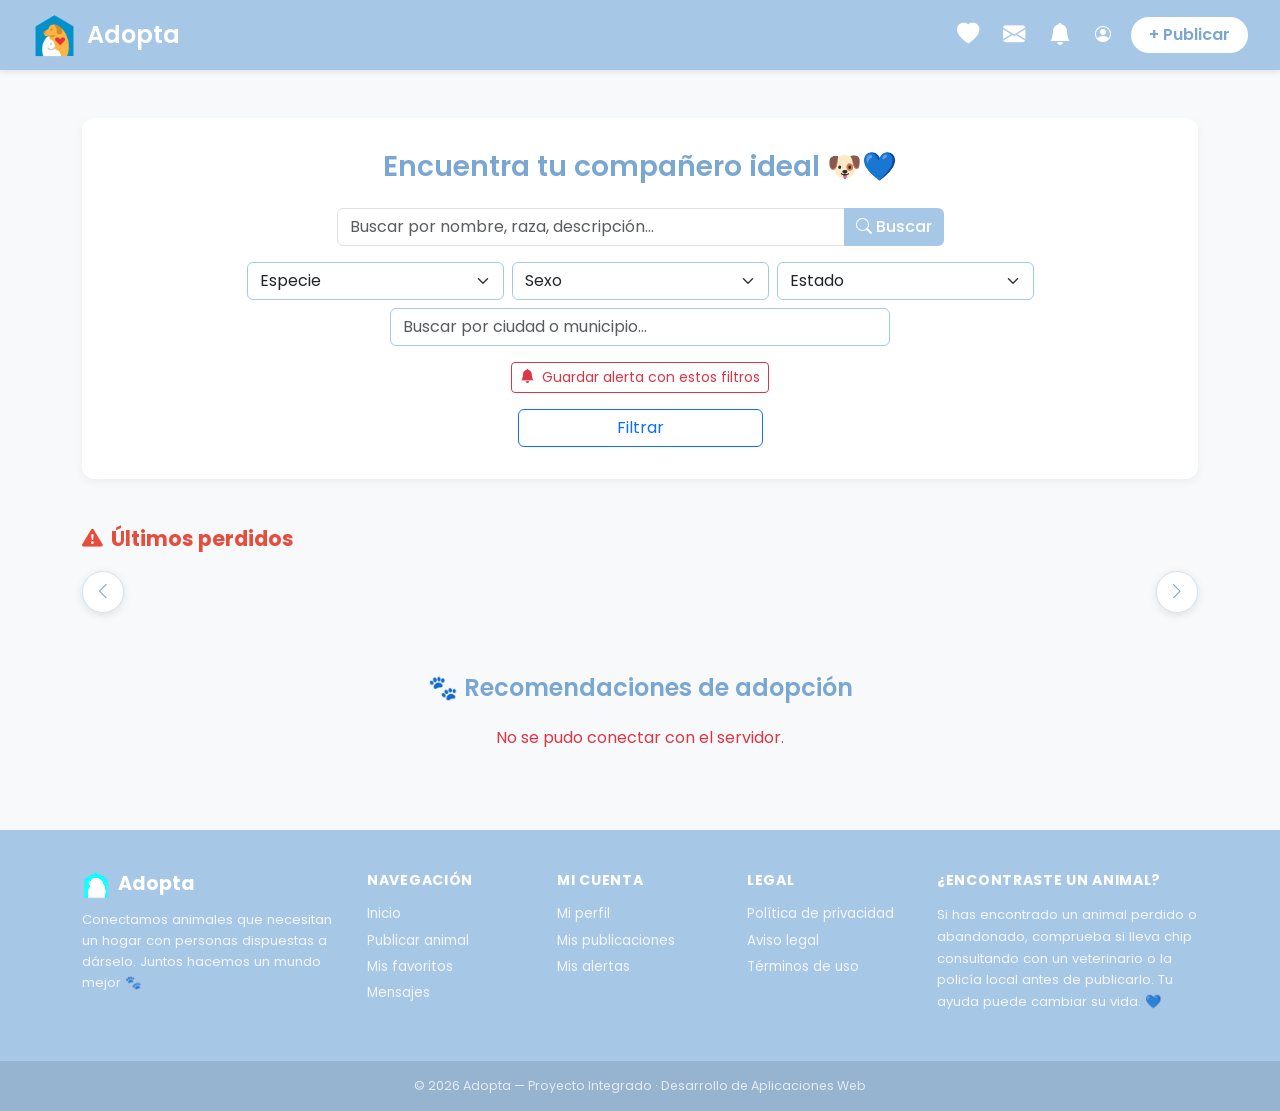
<file: public/index.html>
<!DOCTYPE html>
<html lang="es">
<head>
  <meta charset="UTF-8" />
  <link rel="icon" type="image/png" href="assets/logo.png" />
  <meta property="og:title" content="Adopta 🐾 | Encuentra tu compañero ideal" />
  <meta property="og:description" content="Plataforma web full-stack para adopción responsable de animales, con geolocalización real, alertas automáticas y chat entre usuarios." />
  <meta property="og:image" content="https://adopta.pablorios.eu/assets/logo.png" />
  <meta property="og:url" content="https://adopta.pablorios.eu" />
  <meta property="og:type" content="website" />
  <meta name="viewport" content="width=device-width, initial-scale=1.0" />
  <title>Adopta 🐾 | Encuentra tu compañero ideal</title>
  <link href="https://cdn.jsdelivr.net/npm/bootstrap@5.3.2/dist/css/bootstrap.min.css" rel="stylesheet" />
  <link href="https://cdn.jsdelivr.net/npm/bootstrap-icons@1.11.1/font/bootstrap-icons.css" rel="stylesheet" />
  <link rel="stylesheet" href="assets/estilos.css" />
  <link href="https://fonts.googleapis.com/css2?family=Poppins:wght@400;500;600&display=swap" rel="stylesheet" />
  <style>
    .filtro-ubicacion-wrapper { position: relative; max-width: 500px; margin: 0 auto; }
    .sugerencias-filtro {
      position: absolute;
      top: 100%; left: 0; right: 0;
      background: #fff;
      border: 1px solid #d0e4f5;
      border-top: none;
      border-radius: 0 0 10px 10px;
      max-height: 220px;
      overflow-y: auto;
      z-index: 500;
      box-shadow: 0 4px 12px rgba(0,0,0,0.08);
      display: none;
      text-align: left;
    }
    .sugerencia-filtro-item {
      padding: 0.6rem 0.9rem;
      cursor: pointer;
      font-size: 0.86rem;
      border-bottom: 1px solid #f0f4f8;
    }
    .sugerencia-filtro-item:hover { background: #eef5fc; }
    .radio-control {
      max-width: 500px;
      margin: 1rem auto 0;
      display: none;
    }
    .radio-control.activo { display: block; }
    .radio-valor {
      text-align: center;
      font-weight: 600;
      color: var(--color-principal-oscuro);
      margin-bottom: 0.4rem;
      font-size: 0.92rem;
    }
    .ubicacion-filtro-chip {
      display: none;
      align-items: center;
      gap: 0.5rem;
      background: #eef5fc;
      color: var(--color-principal-oscuro);
      border-radius: 20px;
      padding: 0.4rem 1rem;
      font-size: 0.85rem;
      max-width: fit-content;
      margin: 0.6rem auto 0;
    }
    .ubicacion-filtro-chip i.bi-x-circle-fill { cursor: pointer; }
    .noti-item {
      padding: 0.8rem 1rem;
      border-bottom: 1px solid #f0f4f8;
      transition: background 0.15s;
    }
    .noti-item:hover { background: #f8f9fb; }
    .noti-nueva { background: #eef5fc; }
    .carrusel-contenedor {
      display: flex;
      align-items: center;
      gap: 0.5rem;
    }
    .carrusel-outer { flex: 1; overflow: hidden; border-radius: 14px; position: relative; }
    .carrusel-flecha {
      background: #fff;
      border: 1px solid #d0e4f5;
      border-radius: 50%;
      width: 42px;
      height: 42px;
      min-width: 42px;
      display: flex;
      align-items: center;
      justify-content: center;
      font-size: 1.1rem;
      color: var(--color-principal-oscuro);
      cursor: pointer;
      box-shadow: 0 2px 8px rgba(0,0,0,0.10);
      transition: background 0.2s, transform 0.15s;
      flex-shrink: 0;
    }
    .carrusel-flecha:hover {
      background: var(--color-principal);
      color: #fff;
      transform: scale(1.08);
    }
  </style>
</head>

<body>
  <nav class="navbar-adopciones">
    <a class="navbar-brand" href="#">
      <img src="assets/logo.png" alt="Logo" />
      <span>Adopta</span>
    </a>
    <div class="nav-icons">
      <div class="nav-icon-wrapper"
           onclick="accionProtegida('favoritos.html')" title="Favoritos">
        <i class="bi bi-heart-fill nav-item-icon"></i>
      </div>
      <div class="nav-icon-wrapper"
           onclick="accionProtegida('mensajes.html')" title="Buzón">
        <i class="bi bi-envelope-fill nav-item-icon"></i>
        <span class="badge-mensajes d-none" id="badgeMensajes"></span>
      </div>
      <div class="nav-icon-wrapper" onclick="toggleNotificaciones()" title="Alertas y notificaciones">
        <i class="bi bi-bell-fill nav-item-icon"></i>
        <span class="badge-mensajes d-none" id="badgeNotificaciones"></span>
      </div>
      <span id="nombreUsuario" class="navbar-usuario"
            onclick="accionProtegida('perfil.html')" title="Ver mi perfil">
        <i class="bi bi-person-circle"></i>
      </span>
      <button class="btn btn-publicar" onclick="intentarPublicar()">+ Publicar</button>
    </div>
  </nav>

  <!-- Panel notificaciones -->
  <div id="panelNotificaciones" class="d-none"
       style="position:fixed;top:70px;right:16px;width:340px;max-height:420px;
              background:#fff;border-radius:14px;box-shadow:0 8px 30px rgba(0,0,0,0.15);
              overflow:hidden;z-index:1000;border:1px solid #e5ecf4;">
    <div style="padding:0.9rem 1rem;border-bottom:1px solid #e5ecf4;
                display:flex;justify-content:space-between;align-items:center;">
      <span style="font-weight:700;font-size:0.95rem;color:var(--color-principal-oscuro);">
        🔔 Notificaciones
      </span>
      <i class="bi bi-x-lg" style="cursor:pointer;color:#aaa;"
         onclick="toggleNotificaciones()"></i>
    </div>
    <div id="listaNotificaciones" style="overflow-y:auto;max-height:340px;"></div>
  </div>

  <main class="container my-5">

    <!-- BUSCADOR -->
    <section class="buscador-section text-center mb-5">
      <h3 class="titulo-principal mb-4">Encuentra tu compañero ideal 🐶💙</h3>

      <div class="row justify-content-center g-3 mb-3">
        <div class="col-sm-12 col-md-7">
          <div class="input-group">
            <input type="text" id="inputBusqueda" class="form-control"
                   placeholder="Buscar por nombre, raza, descripción...">
            <button class="btn btn-principal" id="btnBuscar">
              <i class="bi bi-search"></i> Buscar
            </button>
          </div>
        </div>
      </div>

      <div class="row justify-content-center g-2 filtros-container mb-2">
        <div class="col-10 col-md-3">
          <select class="form-select" id="filtroEspecie" autocomplete="off">
            <option value="">Especie</option>
            <option>Perro</option><option>Gato</option>
            <option>Ave</option><option>Reptil</option>
          </select>
        </div>
        <div class="col-10 col-md-3">
          <select class="form-select" id="filtroSexo" autocomplete="off">
            <option value="">Sexo</option>
            <option>Macho</option><option>Hembra</option>
          </select>
        </div>
        <div class="col-10 col-md-3">
          <select class="form-select" id="filtroEstado" autocomplete="off">
            <option value="">Estado</option>
            <option>En adopción</option>
            <option>Perdido</option>
            <option>Abandonado</option>
          </select>
        </div>
      </div>

      <!-- FILTRO UBICACIÓN -->
      <div class="row justify-content-center g-2 filtros-container mb-3">
        <div class="col-12 col-md-8">
          <div class="filtro-ubicacion-wrapper">
            <input type="text" id="buscadorUbicacionFiltro" class="form-control"
                   placeholder="Buscar por ciudad o municipio..." autocomplete="off">
            <div class="sugerencias-filtro" id="sugerenciasUbicacionFiltro"></div>
          </div>
          <div class="ubicacion-filtro-chip" id="chipUbicacionFiltro">
            <i class="bi bi-geo-alt-fill"></i>
            <span id="textoChipUbicacion"></span>
            <i class="bi bi-x-circle-fill" onclick="limpiarUbicacionFiltro()"></i>
          </div>
          <div class="radio-control" id="radioControl">
            <div class="radio-valor">Radio de búsqueda: <span id="valorRadio">25</span> km</div>
            <input type="range" class="form-range" id="sliderRadio" min="1" max="200" value="25">
          </div>
          <div class="text-center mt-3">
            <button class="btn btn-sm btn-outline-danger" onclick="guardarAlerta()">
              <i class="bi bi-bell-fill me-1"></i> Guardar alerta con estos filtros
            </button>
          </div>
        </div>
      </div>

      <div class="row justify-content-center">
        <div class="col-10 col-md-3 d-grid">
          <button class="btn btn-outline-primary" id="btnFiltrar">Filtrar</button>
        </div>
      </div>
    </section>

    <!-- CARRUSEL ÚLTIMOS PERDIDOS -->
    <section class="carrusel-section">
      <h4 class="carrusel-titulo">
        <i class="bi bi-exclamation-triangle-fill me-2"></i>Últimos perdidos
      </h4>
      <div class="carrusel-contenedor">
        <button class="carrusel-flecha" onclick="moverCarrusel(-1)">
          <i class="bi bi-chevron-left"></i>
        </button>
        <div class="carrusel-outer">
          <div class="carrusel-track" id="carruselTrack"></div>
        </div>
        <button class="carrusel-flecha" onclick="moverCarrusel(1)">
          <i class="bi bi-chevron-right"></i>
        </button>
      </div>
      <div class="carrusel-dots" id="carruselDots"></div>
    </section>

    <!-- PUBLICACIONES -->
    <section class="publicaciones-section mt-4">
      <h4 class="titulo-principal mb-4 text-center">🐾 Recomendaciones de adopción</h4>
      <div class="row g-4" id="contenedorPublicaciones">
        <p class="text-center text-muted">Cargando publicaciones...</p>
      </div>
    </section>

  </main>

  <script src="https://cdn.jsdelivr.net/npm/bootstrap@5.3.2/dist/js/bootstrap.bundle.min.js"></script>
  <script src="assets/ubicacion-common.js"></script>
  <script>
    let _logueado        = false;
    let _latUsuario      = null;
    let _lonUsuario      = null;
    let filtroLat        = null;
    let filtroLon        = null;
    let panelNotiAbierto = false;
    let timeoutBusquedaFiltro = null;

    function accionProtegida(destino) {
      if (!_logueado) {
        window.location.href = "login.html";
        return false;
      }
      if (destino) window.location.href = destino;
      return true;
    }

    function intentarPublicar() {
      if (!_logueado) {
        window.location.href = "login.html";
        return;
      }
      abrirPublicar();
    }

    function abrirPublicar() {
      const ventana = window.open(
        'publicar.html',
        'publicar',
        'width=800,height=750,scrollbars=yes,resizable=yes'
      );
      const vigilar = setInterval(() => {
        if (ventana.closed) {
          clearInterval(vigilar);
          obtenerMascotas();
          cargarPerdidos();
        }
      }, 500);
    }

    function formatFecha(f) {
      if (!f) return "";
      const partes = String(f).slice(0, 10).split("-");
      if (partes.length !== 3) return f;
      const [y, mes, d] = partes;
      return `${d}/${mes}/${y.slice(2)}`;
    }

    function badgeColor(e) {
      if (e === "En adopción") return "bg-success";
      if (e === "Perdido")     return "bg-warning text-dark";
      if (e === "Abandonado")  return "bg-danger";
      if (e === "Adoptado")    return "bg-info text-dark";
      return "bg-secondary";
    }

    // ── Cargar sesión ──
    async function cargarSesion() {
      try {
        const res  = await fetch("php/index.php");
        const data = await res.json();
        _logueado  = data.logueado === true;

        const spanNombre = document.getElementById("nombreUsuario");
        if (_logueado) {
          spanNombre.innerHTML = data.usuario;
          spanNombre.onclick   = () => window.location.href = "perfil.html";
          cargarBadgeMensajes();
          cargarBadgeNotificaciones();
          cargarUbicacionUsuario();
        } else {
          spanNombre.innerHTML = '<i class="bi bi-person-circle" style="font-size:1.4rem;color:#fff;"></i>';
          spanNombre.onclick   = () => window.location.href = "login.html";
        }
      } catch { /* silencioso */ }
    }

    async function cargarBadgeMensajes() {
      try {
        const res   = await fetch("php/contarMensajesNoLeidos.php");
        const data  = await res.json();
        const badge = document.getElementById("badgeMensajes");
        if (badge && data.noLeidos > 0) {
          badge.textContent = data.noLeidos > 9 ? "9+" : data.noLeidos;
          badge.classList.remove("d-none");
        } else if (badge) {
          badge.classList.add("d-none");
        }
      } catch { /* silencioso */ }
    }

    async function cargarBadgeNotificaciones() {
      try {
        const res   = await fetch("php/contarNotificaciones.php");
        const data  = await res.json();
        const badge = document.getElementById("badgeNotificaciones");
        if (badge && data.noLeidas > 0) {
          badge.textContent = data.noLeidas > 9 ? "9+" : data.noLeidas;
          badge.classList.remove("d-none");
        } else if (badge) {
          badge.classList.add("d-none");
        }
      } catch { /* silencioso */ }
    }

    async function toggleNotificaciones() {
      if (!accionProtegida()) return;
      const panel = document.getElementById("panelNotificaciones");
      panelNotiAbierto = !panelNotiAbierto;
      if (panelNotiAbierto) {
        panel.classList.remove("d-none");
        await cargarNotificaciones();
        await fetch("php/marcarNotificacionesLeidas.php", { method: "POST" });
        document.getElementById("badgeNotificaciones").classList.add("d-none");
      } else {
        panel.classList.add("d-none");
      }
    }

    async function cargarNotificaciones() {
      const cont = document.getElementById("listaNotificaciones");
      cont.innerHTML = '<p class="text-muted text-center p-3" style="font-size:0.85rem;">Cargando...</p>';
      try {
        const res   = await fetch("php/obtenerNotificaciones.php");
        const lista = await res.json();
        if (!lista.length) {
          cont.innerHTML = '<p class="text-muted text-center p-3" style="font-size:0.85rem;">Sin notificaciones aún</p>';
          return;
        }
        cont.innerHTML = '';
        lista.forEach(n => {
          const div = document.createElement("div");
          div.className = "noti-item" + (n.leida == 0 ? " noti-nueva" : "");
          div.innerHTML = `
            <p class="mb-1" style="font-size:0.83rem;">${n.mensaje}</p>
            ${n.idMascotaFK
              ? `<a href="mascota.html?id=${n.idMascotaFK}"
                    style="font-size:0.78rem;color:var(--color-principal-oscuro);">
                    Ver publicación →
                  </a>`
              : ""}
            <small class="text-muted d-block mt-1" style="font-size:0.72rem;">
              ${n.fechaCreacion ? n.fechaCreacion.slice(0,16).replace("T"," ") : ""}
            </small>`;
          cont.appendChild(div);
        });
      } catch {
        cont.innerHTML = '<p class="text-danger text-center p-3" style="font-size:0.85rem;">Error al cargar</p>';
      }
    }

    async function cargarUbicacionUsuario() {
      try {
        const res  = await fetch("php/obtenerPerfil.php");
        const data = await res.json();
        if (data.latitudUsuario && data.longitudUsuario) {
          _latUsuario = parseFloat(data.latitudUsuario);
          _lonUsuario = parseFloat(data.longitudUsuario);
          obtenerMascotas();
        }
      } catch { /* silencioso */ }
    }

    async function guardarAlerta() {
      if (!accionProtegida()) return;
      const especie = document.getElementById("filtroEspecie").value;
      const sexo    = document.getElementById("filtroSexo").value;
      const estado  = document.getElementById("filtroEstado").value;

      if (!especie && !sexo && !estado && filtroLat === null) {
        alert("Activa al menos un filtro antes de guardar una alerta.");
        return;
      }

      const datos = new FormData();
      datos.append("especie", especie);
      datos.append("sexo",    sexo);
      datos.append("estado",  estado);

      if (filtroLat !== null) {
        const partes = textoChip.textContent.split(",");
        datos.append("lat",       filtroLat);
        datos.append("lon",       filtroLon);
        datos.append("radio",     document.getElementById("sliderRadio").value);
        datos.append("municipio", partes[0]?.trim() || "");
        datos.append("provincia", partes[1]?.trim() || "");
        datos.append("comunidad", partes[2]?.trim() || "");
      }

      try {
        const res  = await fetch("php/guardarAlerta.php", { method: "POST", body: datos });
        const data = await res.json();
        if (data.ok) {
          alert("✅ Alerta guardada. Te notificaremos cuando haya publicaciones que coincidan.");
        } else {
          alert("Error: " + (data.error || "No se pudo guardar la alerta."));
        }
      } catch {
        alert("Error al conectar con el servidor.");
      }
    }

    async function obtenerMascotas(params) {
      params = params || {};
      Object.keys(params).forEach(k => { if (!params[k]) delete params[k]; });
      if (_latUsuario && _lonUsuario && filtroLat === null) {
        params.latUsuario = _latUsuario;
        params.lonUsuario = _lonUsuario;
      }
      const qs  = new URLSearchParams(params).toString();
      const url = `php/obtenerMascotas.php${qs ? "?" + qs : ""}`;
      try {
        const res      = await fetch(url);
        const mascotas = await res.json();
        if (Array.isArray(mascotas)) mostrarMascotas(mascotas);
        else mostrarError("Error al cargar las publicaciones.");
      } catch {
        mostrarError("No se pudo conectar con el servidor.");
      }
    }

    function mostrarMascotas(lista) {
      const cont = document.getElementById("contenedorPublicaciones");
      cont.innerHTML = "";
      if (!lista.length) {
        cont.innerHTML = "<p class='text-center text-muted col-12'>No se encontraron resultados 😿</p>";
        return;
      }
      lista.forEach(m => {
        const nombre    = m.nombreMascota || "Sin nombre";
        const edad      = m.edadMascota ? `${m.edadMascota} año${m.edadMascota == 1 ? "" : "s"}` : "";
        const estado    = m.estadoAdopcionMascota || "";
        const fecha     = formatFecha(m.fechaPublicacionMascota);
        const inicial   = (m.nombrePublicador || '?')[0].toUpperCase();
        const distancia = m.distanciaKm
          ? `<span class="text-muted small"> · ${parseFloat(m.distanciaKm).toFixed(1)} km</span>`
          : "";
        const avatarPublicador = m.idUsuarioFK1
          ? `<img src="php/verFotoPerfil.php?id=${m.idUsuarioFK1}"
                  onerror="this.outerHTML='<span class=\\'avatar-inicial\\'>${inicial}</span>'"
                  alt="${m.nombrePublicador || ''}" />`
          : `<span class="avatar-inicial">${inicial}</span>`;

        cont.insertAdjacentHTML("beforeend", `
          <div class="col-6 col-md-4 col-lg-3 mascota-card">
            <div class="card border-0 shadow-sm h-100"
                 onclick="window.location.href='mascota.html?id=${m.idMascota}'"
                 style="cursor:pointer;">
              <div class="img-wrapper">
                <img src="php/verImagen.php?id=${m.idMascota}"
                     alt="${nombre}"
                     onerror="this.src='assets/no-imagen.png'">
                ${m.adoptado == 1 ? '<div class="overlay-adoptado"><span>Adoptado</span></div>' : ""}
              </div>
              <div class="card-body d-flex flex-column">
                <h5 class="card-title mb-1">${nombre}</h5>
                <p class="card-text text-muted mb-1 small">
                  ${m.especieMascota || ""} • ${m.sexoMascota || ""} • ${edad}
                </p>
                <p class="text-muted small mb-1">
                  <i class="bi bi-geo-alt-fill text-danger"></i> ${m.lugarMascota || ""} ${distancia}
                </p>
                <p class="text-muted small mb-1">
                  <i class="bi bi-calendar3"></i> ${fecha}
                </p>
                <div class="pub-autor mb-2">
                  ${avatarPublicador}
                  <span>${m.nombrePublicador || ""}</span>
                </div>
                <div class="mt-auto">
                  <span class="badge ${badgeColor(estado)} badge-estado">${estado}</span>
                </div>
              </div>
            </div>
          </div>`);
      });
    }

    function mostrarError(msg) {
      document.getElementById("contenedorPublicaciones").innerHTML =
        `<p class='text-center text-danger col-12'>${msg}</p>`;
    }

    function aplicarFiltros() {
      const params = {
        busqueda: document.getElementById("inputBusqueda").value.trim(),
        especie:  document.getElementById("filtroEspecie").value,
        sexo:     document.getElementById("filtroSexo").value,
        estado:   document.getElementById("filtroEstado").value
      };
      if (filtroLat !== null && filtroLon !== null) {
        params.lat   = filtroLat;
        params.lon   = filtroLon;
        params.radio = document.getElementById("sliderRadio").value;
      }
      obtenerMascotas(params);
    }

    document.getElementById("btnBuscar").addEventListener("click", aplicarFiltros);
    document.getElementById("btnFiltrar").addEventListener("click", aplicarFiltros);
    document.getElementById("inputBusqueda").addEventListener("keydown", e => {
      if (e.key === "Enter") aplicarFiltros();
    });

    // ── Filtro ubicación mejorado ──
    const inputUbicacionFiltro = document.getElementById('buscadorUbicacionFiltro');
    const sugerenciasFiltroDiv = document.getElementById('sugerenciasUbicacionFiltro');
    const radioControl         = document.getElementById('radioControl');
    const sliderRadio          = document.getElementById('sliderRadio');
    const valorRadioSpan       = document.getElementById('valorRadio');
    const chipUbicacion        = document.getElementById('chipUbicacionFiltro');
    const textoChip            = document.getElementById('textoChipUbicacion');

    inputUbicacionFiltro.addEventListener('input', () => {
      const texto = inputUbicacionFiltro.value.trim();
      clearTimeout(timeoutBusquedaFiltro);
      if (texto.length < 2) { sugerenciasFiltroDiv.style.display = 'none'; return; }

      timeoutBusquedaFiltro = setTimeout(async () => {
        const resultados = await buscarUbicaciones(texto);
        sugerenciasFiltroDiv.innerHTML = '';
        if (!resultados.length) { sugerenciasFiltroDiv.style.display = 'none'; return; }

        resultados.forEach(lugar => {
          const ubic = extraerUbicacionDesdeNominatim(lugar);
          if (!ubic.texto) return;
          const div = document.createElement('div');
          div.className   = 'sugerencia-filtro-item';
          div.textContent = ubic.texto;
          div.addEventListener('click', () => seleccionarLugarFiltro(lugar));
          sugerenciasFiltroDiv.appendChild(div);
        });

        sugerenciasFiltroDiv.style.display = sugerenciasFiltroDiv.children.length ? 'block' : 'none';
      }, 400);
    });

    document.addEventListener('click', e => {
      if (!e.target.closest('.filtro-ubicacion-wrapper')) {
        sugerenciasFiltroDiv.style.display = 'none';
      }
      if (!e.target.closest('#panelNotificaciones') &&
          !e.target.closest('.nav-icon-wrapper')) {
        if (panelNotiAbierto) {
          document.getElementById("panelNotificaciones").classList.add("d-none");
          panelNotiAbierto = false;
        }
      }
    });

    function seleccionarLugarFiltro(lugar) {
      const ubic = extraerUbicacionDesdeNominatim(lugar);
      filtroLat = ubic.lat;
      filtroLon = ubic.lon;
      inputUbicacionFiltro.value = '';
      sugerenciasFiltroDiv.style.display = 'none';
      textoChip.textContent = ubic.texto;
      chipUbicacion.style.display = 'flex';
      radioControl.classList.add('activo');
      aplicarFiltros();
    }

    function limpiarUbicacionFiltro() {
      filtroLat = null;
      filtroLon = null;
      chipUbicacion.style.display = 'none';
      radioControl.classList.remove('activo');
      aplicarFiltros();
    }

    sliderRadio.addEventListener('input', () => {
      valorRadioSpan.textContent = sliderRadio.value;
    });
    sliderRadio.addEventListener('change', () => {
      if (filtroLat !== null) aplicarFiltros();
    });

    // ============================================================
    // CARRUSEL ÚLTIMOS PERDIDOS
    // ============================================================
    let carruselDatos     = [];
    let carruselPagina    = 0;
    let carruselIntervalo = null;
    const POR_PAGINA      = 3;

    async function cargarPerdidos() {
      try {
        const res   = await fetch("php/obtenerMascotas.php?estado=Perdido");
        const lista = await res.json();
        if (!Array.isArray(lista) || !lista.length) return;
        carruselDatos = lista;
        construirDots();
        mostrarGrupo(0, false);
        if (carruselIntervalo) clearInterval(carruselIntervalo);
        carruselIntervalo = setInterval(avanzarCarrusel, 10000);
      } catch { /* silencioso */ }
    }

    function construirDots() {
      const cont   = document.getElementById("carruselDots");
      const grupos = Math.ceil(carruselDatos.length / POR_PAGINA);
      cont.innerHTML = "";
      for (let i = 0; i < grupos; i++) {
        const dot = document.createElement("div");
        dot.className = "carrusel-dot" + (i === 0 ? " activo" : "");
        dot.addEventListener("click", () => {
          clearInterval(carruselIntervalo);
          mostrarGrupo(i, true);
          carruselIntervalo = setInterval(avanzarCarrusel, 10000);
        });
        cont.appendChild(dot);
      }
    }

    function actualizarDots(pagina) {
      document.querySelectorAll(".carrusel-dot").forEach((d, i) => {
        d.classList.toggle("activo", i === pagina);
      });
    }

    function avanzarCarrusel() {
      const grupos    = Math.ceil(carruselDatos.length / POR_PAGINA);
      const siguiente = (carruselPagina + 1) % grupos;
      mostrarGrupo(siguiente, true);
    }

    function moverCarrusel(direccion) {
      const grupos = Math.ceil(carruselDatos.length / POR_PAGINA);
      if (grupos <= 1) return;
      const siguiente = (carruselPagina + direccion + grupos) % grupos;
      clearInterval(carruselIntervalo);
      mostrarGrupo(siguiente, true);
      carruselIntervalo = setInterval(avanzarCarrusel, 10000);
    }

    function mostrarGrupo(pagina, animar) {
      const track  = document.getElementById("carruselTrack");
      const inicio = pagina * POR_PAGINA;
      const grupo  = carruselDatos.slice(inicio, inicio + POR_PAGINA);

      function renderizar() {
        track.innerHTML = "";
        track.classList.remove("animar-entrar", "animar-salir");

        grupo.forEach(m => {
          const nombre  = m.nombreMascota || "Sin nombre";
          const edad    = m.edadMascota ? `${m.edadMascota} año${m.edadMascota == 1 ? "" : "s"}` : "";
          const sub     = [m.especieMascota, m.sexoMascota, edad].filter(Boolean).join(" • ");
          const fecha   = formatFecha(m.fechaPublicacionMascota);
          const inicial = (m.nombrePublicador || "?")[0].toUpperCase();

          const avatarHtml = m.idUsuarioFK1
            ? `<img src="php/verFotoPerfil.php?id=${m.idUsuarioFK1}"
                    onerror="this.outerHTML='<span class=\\'avatar-inicial\\'>${inicial}</span>'"
                    alt="${m.nombrePublicador || ''}" />`
            : `<span class="avatar-inicial">${inicial}</span>`;

          const card = document.createElement("div");
          card.className = "carrusel-card";
          card.onclick   = () => window.location.href = `mascota.html?id=${m.idMascota}`;
          card.innerHTML = `
            <img src="php/verImagen.php?id=${m.idMascota}"
                 alt="${nombre}"
                 onerror="this.src='assets/no-imagen.png'" />
            <div class="carrusel-card-body">
              <div class="carrusel-card-nombre">${nombre}</div>
              <div class="carrusel-card-sub">${sub}</div>
              <div class="carrusel-card-lugar">
                <i class="bi bi-geo-alt-fill text-danger"></i> ${m.lugarMascota || ""}
              </div>
              <div class="carrusel-card-fecha">
                <i class="bi bi-calendar3"></i> ${fecha}
              </div>
              <div class="carrusel-card-autor">
                ${avatarHtml}
                <span>${m.nombrePublicador || ""}</span>
              </div>
              <span class="badge bg-warning text-dark badge-estado">Perdido</span>
            </div>`;
          track.appendChild(card);
        });

        if (animar) {
          void track.offsetWidth;
          track.classList.add("animar-entrar");
        }
        carruselPagina = pagina;
        actualizarDots(pagina);
      }

      if (animar && track.children.length > 0) {
        track.classList.add("animar-salir");
        setTimeout(renderizar, 600);
      } else {
        renderizar();
      }
    }

    // ── Inicio ──
    cargarSesion();
    obtenerMascotas();
    cargarPerdidos();
  </script>

  <script src="assets/footer-common.js"></script>
</body>
</html>
</file>
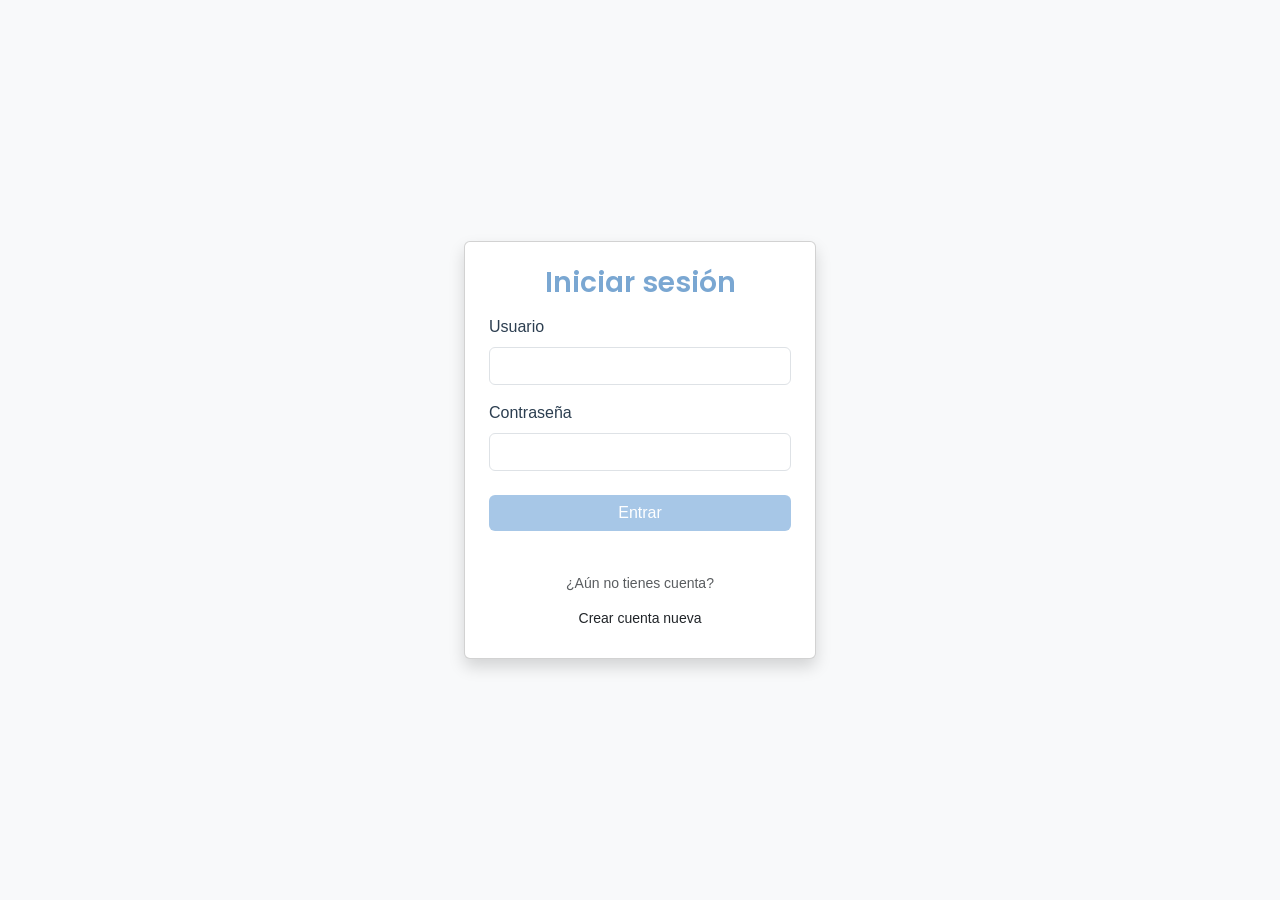
<file: public/alertas.html>
<!DOCTYPE html>
<html lang="es">
<head>
  <meta charset="UTF-8" />
  <link rel="icon" type="image/png" href="assets/logo.png" />
  <meta property="og:title" content="Adopta 🐾 | Encuentra tu compañero ideal" />
  <meta property="og:description" content="Plataforma web full-stack para adopción responsable de animales, con geolocalización real, alertas automáticas y chat entre usuarios." />
  <meta property="og:image" content="https://adopta.pablorios.eu/assets/logo.png" />
  <meta property="og:url" content="https://adopta.pablorios.eu" />
  <meta property="og:type" content="website" />
  <meta name="viewport" content="width=device-width, initial-scale=1.0" />
  <title>Mis alertas | Adopta</title>
  <link href="https://cdn.jsdelivr.net/npm/bootstrap@5.3.2/dist/css/bootstrap.min.css" rel="stylesheet" />
  <link href="https://cdn.jsdelivr.net/npm/bootstrap-icons@1.11.1/font/bootstrap-icons.css" rel="stylesheet" />
  <link rel="stylesheet" href="assets/estilos.css" />
  <link rel="stylesheet" href="assets/perfil-layout.css" />
  <link href="https://fonts.googleapis.com/css2?family=Poppins:wght@400;500;600&display=swap" rel="stylesheet" />
  <style>
    .alerta-card {
      background: #fff;
      border-radius: 14px;
      padding: 1.2rem 1.4rem;
      box-shadow: 0 2px 10px rgba(0,0,0,0.06);
      margin-bottom: 1rem;
      display: flex;
      justify-content: space-between;
      align-items: flex-start;
      gap: 1rem;
    }
    .alerta-filtros {
      display: flex;
      flex-wrap: wrap;
      gap: 0.4rem;
      margin-top: 0.5rem;
    }
    .alerta-chip {
      background: #eef5fc;
      color: var(--color-principal-oscuro);
      border-radius: 20px;
      padding: 0.25rem 0.75rem;
      font-size: 0.78rem;
      font-weight: 500;
    }
    .alerta-fecha {
      font-size: 0.75rem;
      color: #aaa;
      margin-top: 0.4rem;
    }
  </style>
</head>
<body>
  <nav class="navbar-adopciones">
    <a class="navbar-brand" href="index.html">
      <img src="assets/logo.png" alt="Logo" />
      <span>Adopta</span>
    </a>
    <div class="nav-icons">
      <i class="bi bi-heart-fill nav-item-icon"
         onclick="window.location.href='favoritos.html'" title="Favoritos"></i>
      <i class="bi bi-envelope-fill nav-item-icon"
         onclick="window.location.href='mensajes.html'" title="Buzón"></i>
      <span id="nombreUsuarioNav" class="navbar-usuario"
            onclick="window.location.href='perfil.html'"></span>
    </div>
  </nav>

  <div class="perfil-wrapper">
    <aside class="perfil-sidebar">
      <img id="avatarSidebar"
     src="data:image/svg+xml,%3Csvg xmlns='http://www.w3.org/2000/svg' width='100' height='100' viewBox='0 0 100 100'%3E%3Ccircle cx='50' cy='50' r='50' fill='%23a7c7e7'/%3E%3Ccircle cx='50' cy='38' r='18' fill='%23fff'/%3E%3Cellipse cx='50' cy='82' rx='28' ry='20' fill='%23fff'/%3E%3C/svg%3E"
     alt="Avatar" class="sidebar-avatar" />
      <p class="sidebar-nombre" id="sidebarNombre">Cargando...</p>
      <a href="perfil.html"        class="sidebar-btn"><i class="bi bi-person-circle"></i> Perfil</a>
      <a href="publicaciones.html" class="sidebar-btn"><i class="bi bi-card-image"></i> Tus publicaciones</a>
      <a href="favoritos.html"     class="sidebar-btn"><i class="bi bi-heart-fill"></i> Mis favoritos</a>
      <a href="mensajes.html"      class="sidebar-btn"><i class="bi bi-chat-dots-fill"></i> Bandeja de mensajes</a>
      <a href="alertas.html"       class="sidebar-btn activo"><i class="bi bi-bell-fill"></i> Mis alertas</a>
      <div class="sidebar-divider"></div>
      <button class="sidebar-btn btn-cerrar-sesion" id="btnCerrarSesion">
        <i class="bi bi-box-arrow-right"></i> Cerrar sesión
      </button>
    </aside>

    <main class="perfil-contenido">
      <h4 class="panel-titulo"><i class="bi bi-bell-fill me-2"></i>Mis alertas</h4>
      <p class="text-muted mb-4" style="font-size:0.88rem;">
        Aquí puedes ver y eliminar las alertas que tienes guardadas.
        Cuando se publique un animal que coincida con alguna de ellas,
        te notificaremos en la app y por email.
      </p>
      <div id="listaAlertas">
        <p class="text-muted text-center">Cargando...</p>
      </div>
    </main>
  </div>

  <script src="https://cdn.jsdelivr.net/npm/bootstrap@5.3.2/dist/js/bootstrap.bundle.min.js"></script>
  <script src="assets/perfil-common.js"></script>
  <script>
    function formatFecha(f) {
      if (!f) return "";
      return f.slice(0, 16).replace("T", " ");
    }

    async function cargarAlertas() {
      const cont = document.getElementById('listaAlertas');
      try {
        const res   = await fetch('php/misAlertas.php');
        const lista = await res.json();

        if (!lista.length) {
          cont.innerHTML = `
            <div class="vacio-msg">
              <i class="bi bi-bell-slash"></i>
              <p>No tienes alertas guardadas.</p>
              <p style="font-size:0.85rem;color:#aaa;">
                Usa los filtros del inicio y pulsa
                "Guardar alerta con estos filtros".
              </p>
            </div>`;
          return;
        }

        cont.innerHTML = '';
        lista.forEach(a => {
          const chips = [];
          if (a.especie)   chips.push(`🐾 ${a.especie}`);
          if (a.sexo)      chips.push(`⚤ ${a.sexo}`);
          if (a.estado)    chips.push(`📌 ${a.estado}`);
          if (a.municipio) chips.push(`📍 ${a.municipio}`);
          if (a.provincia) chips.push(`🗺 ${a.provincia}`);
          if (a.comunidad) chips.push(`🏛 ${a.comunidad}`);
          if (a.radioKm)   chips.push(`📡 ${a.radioKm} km`);

          const div = document.createElement('div');
          div.className = 'alerta-card';
          div.innerHTML = `
            <div style="flex:1;">
              <div class="alerta-filtros">
                ${chips.map(c => `<span class="alerta-chip">${c}</span>`).join('')}
              </div>
              <div class="alerta-fecha">Creada el ${formatFecha(a.fechaCreacion)}</div>
            </div>
            <button class="btn btn-sm btn-outline-danger"
                    onclick="eliminarAlerta(${a.idAlerta}, this)">
              <i class="bi bi-trash3-fill"></i>
            </button>`;
          cont.appendChild(div);
        });
      } catch {
        cont.innerHTML = '<p class="text-danger text-center">Error al cargar alertas.</p>';
      }
    }

    async function eliminarAlerta(id, btn) {
      if (!confirm('¿Eliminar esta alerta?')) return;
      const datos = new FormData();
      datos.append('idAlerta', id);
      try {
        const res  = await fetch('php/eliminarAlerta.php', { method: 'POST', body: datos });
        const data = await res.json();
        if (data.ok) {
          const card = btn.closest('.alerta-card');
          card.style.transition = 'opacity 0.3s';
          card.style.opacity = '0';
          setTimeout(() => { card.remove(); }, 300);
        }
      } catch { /* silencioso */ }
    }

    inicializar().then(cargarAlertas);
  </script>
</body>
</html>
</file>
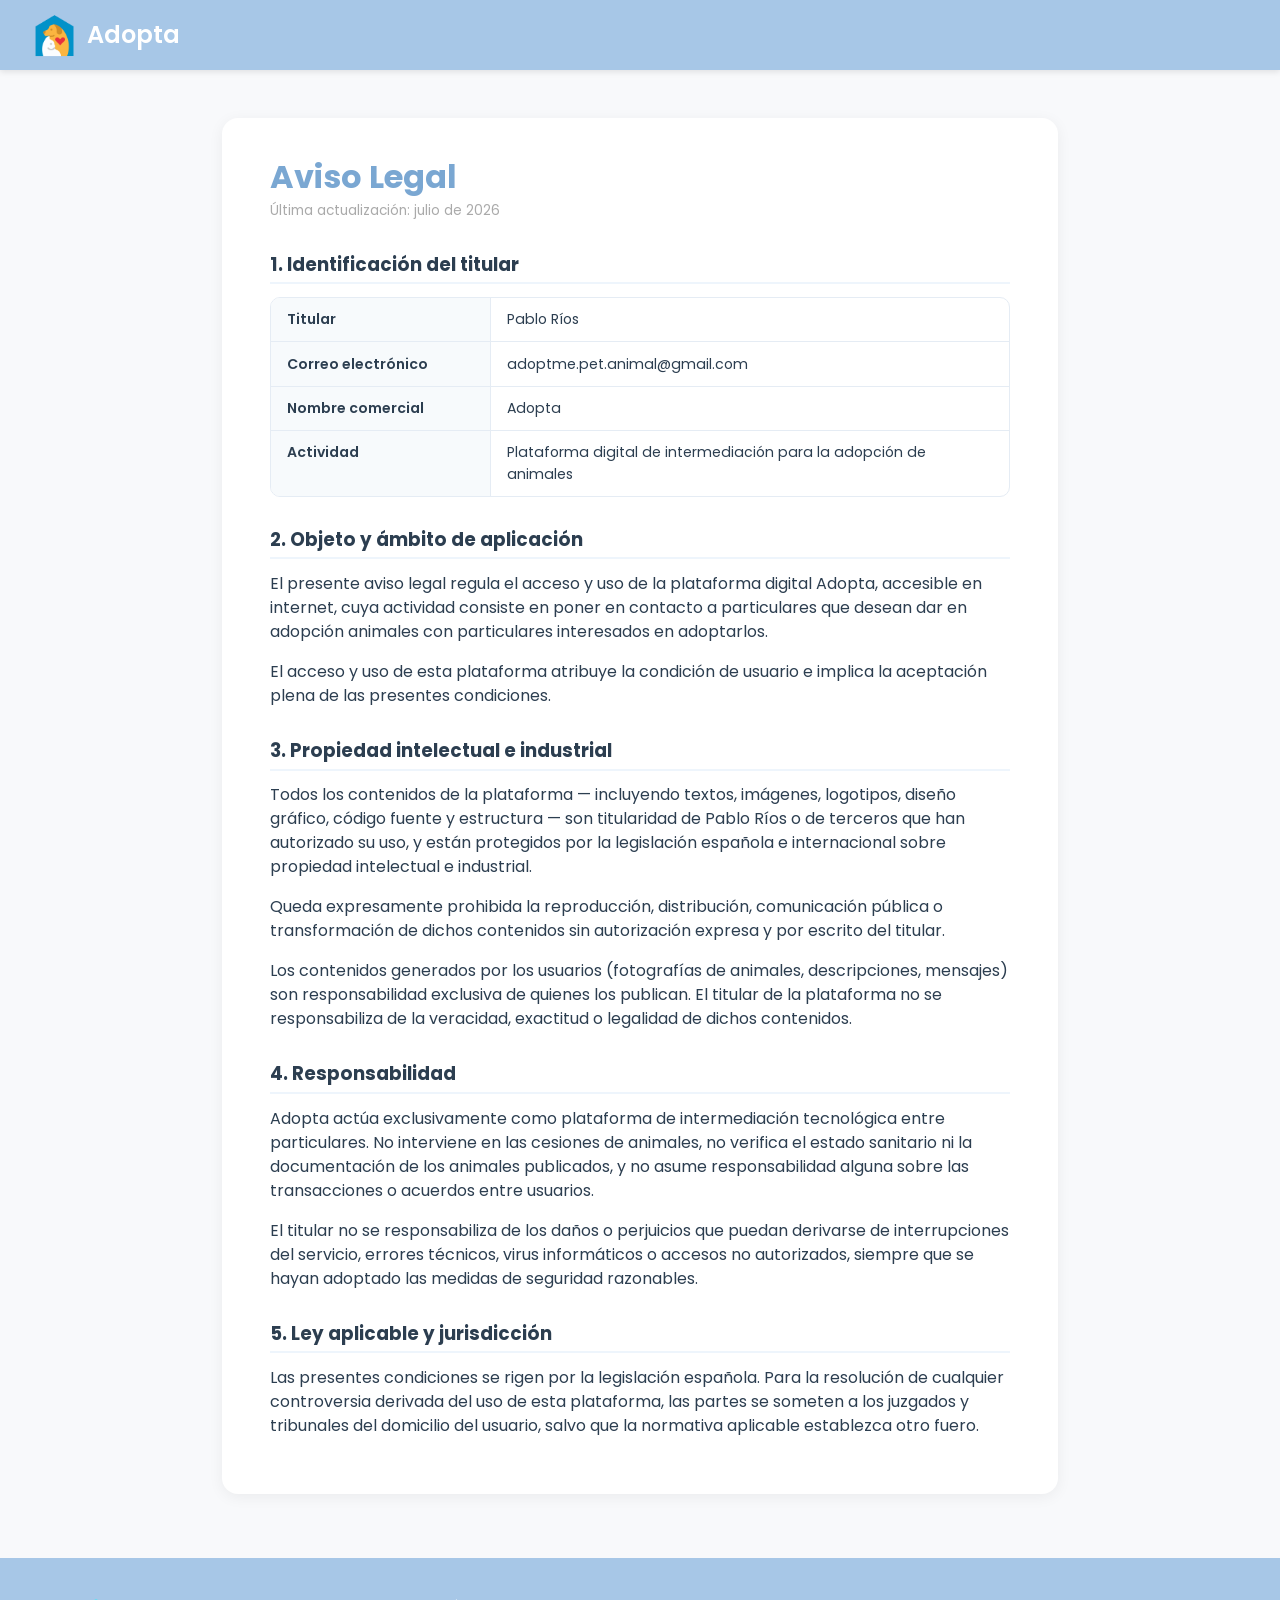
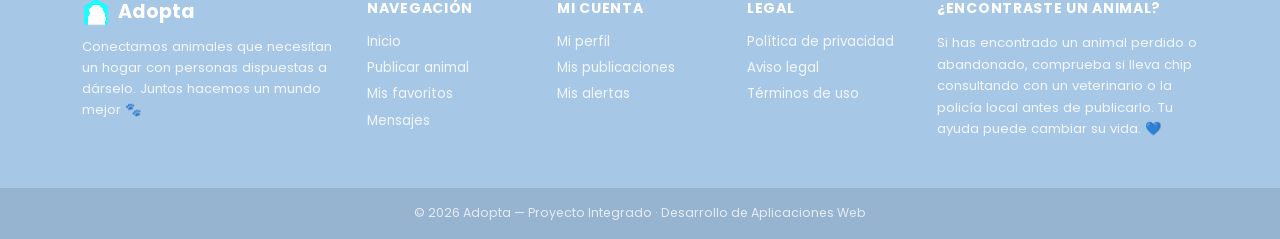
<file: public/aviso-legal.html>
<!DOCTYPE html>
<html lang="es">
<head>
  <meta charset="UTF-8" />
  <link rel="icon" type="image/png" href="assets/logo.png" />
  <meta property="og:title" content="Adopta 🐾 | Encuentra tu compañero ideal" />
  <meta property="og:description" content="Plataforma web full-stack para adopción responsable de animales, con geolocalización real, alertas automáticas y chat entre usuarios." />
  <meta property="og:image" content="https://adopta.pablorios.eu/assets/logo.png" />
  <meta property="og:url" content="https://adopta.pablorios.eu" />
  <meta property="og:type" content="website" />
  <meta name="viewport" content="width=device-width, initial-scale=1.0" />
  <title>Aviso Legal | Adopta</title>
  <link href="https://cdn.jsdelivr.net/npm/bootstrap@5.3.2/dist/css/bootstrap.min.css" rel="stylesheet" />
  <link href="https://cdn.jsdelivr.net/npm/bootstrap-icons@1.11.1/font/bootstrap-icons.css" rel="stylesheet" />
  <link rel="stylesheet" href="assets/estilos.css" />
  <link href="https://fonts.googleapis.com/css2?family=Poppins:wght@400;500;600&display=swap" rel="stylesheet" />
</head>
<body>
  <nav class="navbar-adopciones">
    <a class="navbar-brand" href="index.html">
      <img src="assets/logo.png" alt="Logo" />
      <span>Adopta</span>
    </a>
  </nav>

  <main class="container my-5" style="max-width:860px;">
    <div class="legal-doc">
      <h1 class="legal-titulo">Aviso Legal</h1>
      <p class="legal-fecha">Última actualización: julio de 2026</p>

      <h2 class="legal-h2">1. Identificación del titular</h2>
      <div class="legal-tabla">
        <div class="legal-tabla-fila"><span>Titular</span><span>Pablo Ríos</span></div>
        <div class="legal-tabla-fila"><span>Correo electrónico</span><span>adoptme.pet.animal@gmail.com</span></div>
        <div class="legal-tabla-fila"><span>Nombre comercial</span><span>Adopta</span></div>
        <div class="legal-tabla-fila"><span>Actividad</span><span>Plataforma digital de intermediación para la adopción de animales</span></div>
      </div>

      <h2 class="legal-h2">2. Objeto y ámbito de aplicación</h2>
      <p>El presente aviso legal regula el acceso y uso de la plataforma digital Adopta, accesible en internet, cuya actividad consiste en poner en contacto a particulares que desean dar en adopción animales con particulares interesados en adoptarlos.</p>
      <p>El acceso y uso de esta plataforma atribuye la condición de usuario e implica la aceptación plena de las presentes condiciones.</p>

      <h2 class="legal-h2">3. Propiedad intelectual e industrial</h2>
      <p>Todos los contenidos de la plataforma — incluyendo textos, imágenes, logotipos, diseño gráfico, código fuente y estructura — son titularidad de Pablo Ríos o de terceros que han autorizado su uso, y están protegidos por la legislación española e internacional sobre propiedad intelectual e industrial.</p>
      <p>Queda expresamente prohibida la reproducción, distribución, comunicación pública o transformación de dichos contenidos sin autorización expresa y por escrito del titular.</p>
      <p>Los contenidos generados por los usuarios (fotografías de animales, descripciones, mensajes) son responsabilidad exclusiva de quienes los publican. El titular de la plataforma no se responsabiliza de la veracidad, exactitud o legalidad de dichos contenidos.</p>

      <h2 class="legal-h2">4. Responsabilidad</h2>
      <p>Adopta actúa exclusivamente como plataforma de intermediación tecnológica entre particulares. No interviene en las cesiones de animales, no verifica el estado sanitario ni la documentación de los animales publicados, y no asume responsabilidad alguna sobre las transacciones o acuerdos entre usuarios.</p>
      <p>El titular no se responsabiliza de los daños o perjuicios que puedan derivarse de interrupciones del servicio, errores técnicos, virus informáticos o accesos no autorizados, siempre que se hayan adoptado las medidas de seguridad razonables.</p>

      <h2 class="legal-h2">5. Ley aplicable y jurisdicción</h2>
      <p>Las presentes condiciones se rigen por la legislación española. Para la resolución de cualquier controversia derivada del uso de esta plataforma, las partes se someten a los juzgados y tribunales del domicilio del usuario, salvo que la normativa aplicable establezca otro fuero.</p>
    </div>
  </main>
<script src="https://cdn.jsdelivr.net/npm/bootstrap@5.3.2/dist/js/bootstrap.bundle.min.js"></script>
<script src="assets/footer-common.js"></script>
</body>
</html>
</file>
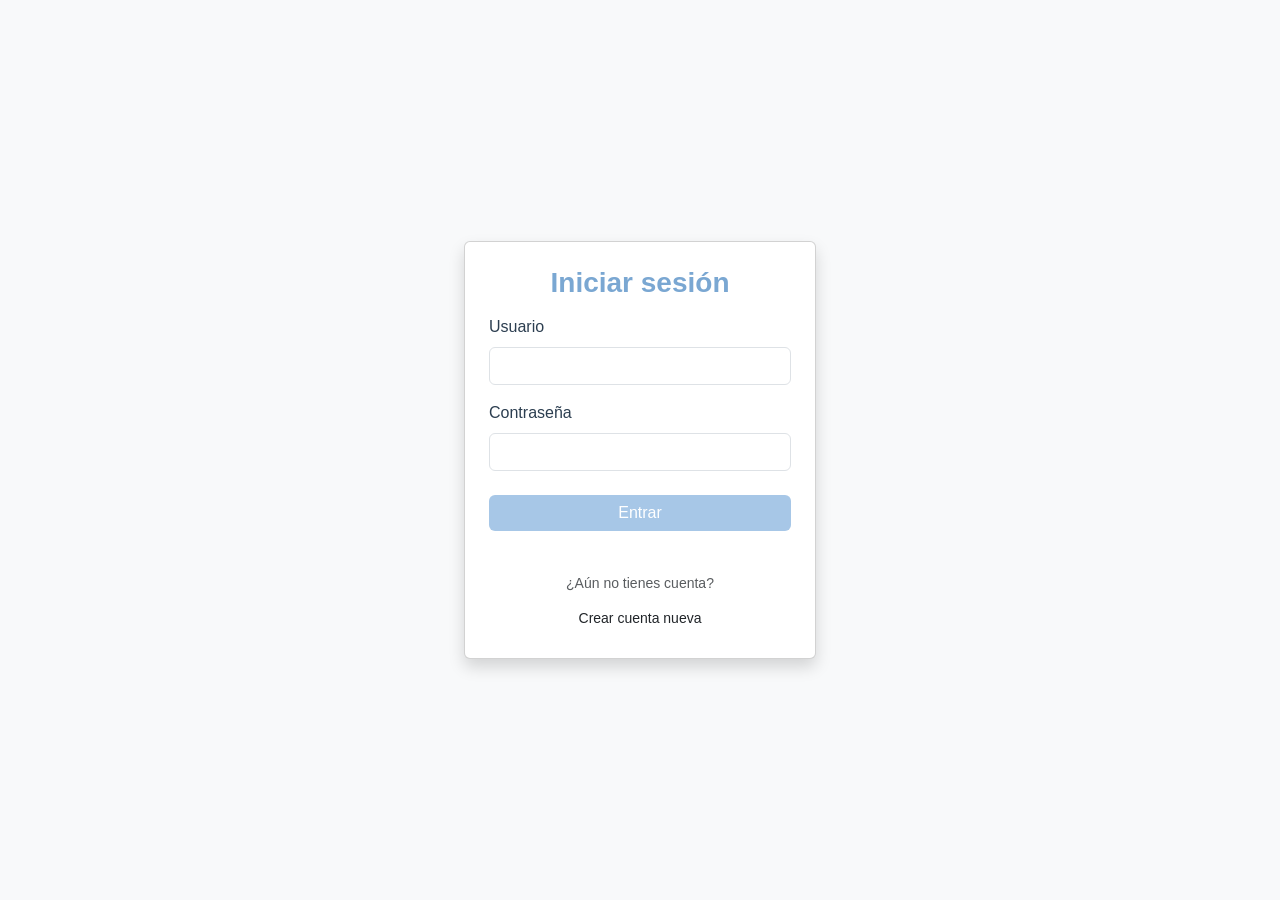
<file: public/favoritos.html>
<!DOCTYPE html>
<html lang="es">
<head>
  <meta charset="UTF-8" />
  <link rel="icon" type="image/png" href="assets/logo.png" />
  <meta property="og:title" content="Adopta 🐾 | Encuentra tu compañero ideal" />
  <meta property="og:description" content="Plataforma web full-stack para adopción responsable de animales, con geolocalización real, alertas automáticas y chat entre usuarios." />
  <meta property="og:image" content="https://adopta.pablorios.eu/assets/logo.png" />
  <meta property="og:url" content="https://adopta.pablorios.eu" />
  <meta property="og:type" content="website" />
  <meta name="viewport" content="width=device-width, initial-scale=1.0" />
  <title>Mis favoritos | Adopta</title>
  <link href="https://cdn.jsdelivr.net/npm/bootstrap@5.3.2/dist/css/bootstrap.min.css" rel="stylesheet" />
  <link href="https://cdn.jsdelivr.net/npm/bootstrap-icons@1.11.1/font/bootstrap-icons.css" rel="stylesheet" />
  <link rel="stylesheet" href="assets/estilos.css" />
  <link rel="stylesheet" href="assets/perfil-layout.css" />
  <link href="https://fonts.googleapis.com/css2?family=Poppins:wght@400;500;600&display=swap" rel="stylesheet" />
</head>
<body>
  <nav class="navbar-adopciones">
    <a class="navbar-brand" href="index.html">
      <img src="assets/logo.png" alt="Logo" />
      <span>Adopta</span>
    </a>
    <div class="nav-icons">
      <i class="bi bi-heart-fill nav-item-icon"
         onclick="window.location.href='favoritos.html'" title="Favoritos"></i>
      <i class="bi bi-envelope-fill nav-item-icon"
         onclick="window.location.href='mensajes.html'" title="Buzón"></i>
      <span id="nombreUsuarioNav" class="navbar-usuario"
            onclick="window.location.href='perfil.html'"></span>
    </div>
  </nav>

  <div class="perfil-wrapper">
    <aside class="perfil-sidebar">
      <img id="avatarSidebar"
           src="data:image/svg+xml,%3Csvg xmlns='http://www.w3.org/2000/svg' width='100' height='100' viewBox='0 0 100 100'%3E%3Ccircle cx='50' cy='50' r='50' fill='%23a7c7e7'/%3E%3Ccircle cx='50' cy='38' r='18' fill='%23fff'/%3E%3Cellipse cx='50' cy='82' rx='28' ry='20' fill='%23fff'/%3E%3C/svg%3E"
           alt="Avatar" class="sidebar-avatar" />
      <p class="sidebar-nombre" id="sidebarNombre">Cargando...</p>
      <a href="perfil.html"        class="sidebar-btn"><i class="bi bi-person-circle"></i> Perfil</a>
      <a href="publicaciones.html" class="sidebar-btn"><i class="bi bi-card-image"></i> Tus publicaciones</a>
      <a href="favoritos.html"     class="sidebar-btn activo"><i class="bi bi-heart-fill"></i> Mis favoritos</a>
      <a href="mensajes.html"      class="sidebar-btn"><i class="bi bi-chat-dots-fill"></i> Bandeja de mensajes</a>
      <a href="alertas.html"       class="sidebar-btn"><i class="bi bi-bell-fill"></i> Mis alertas</a>
      <div class="sidebar-divider"></div>
      <button class="sidebar-btn btn-cerrar-sesion" id="btnCerrarSesion">
        <i class="bi bi-box-arrow-right"></i> Cerrar sesión
      </button>
    </aside>

    <main class="perfil-contenido">
      <h4 class="panel-titulo"><i class="bi bi-heart-fill me-2"></i>Mis favoritos</h4>
      <div class="row g-3" id="listaFavoritos">
        <p class="text-muted text-center">Cargando...</p>
      </div>
    </main>
  </div>

  <script src="https://cdn.jsdelivr.net/npm/bootstrap@5.3.2/dist/js/bootstrap.bundle.min.js"></script>
  <script src="assets/perfil-common.js"></script>
  <script>
    async function cargarFavoritos() {
      const cont = document.getElementById("listaFavoritos");
      cont.innerHTML = "<p class='text-muted text-center'>Cargando...</p>";
      try {
        const res   = await fetch("php/misFavoritos.php");
        const lista = await res.json();
        cont.innerHTML = "";

        if (!lista.length) {
          cont.innerHTML = `<div class="vacio-msg col-12">
            <i class="bi bi-heart"></i>
            <p>Aún no has guardado ningún favorito.</p>
            <small class="text-muted">Cuando le des al ❤️ en una publicación aparecerá aquí.</small>
          </div>`;
          return;
        }

        lista.forEach(m => {
          const edad = m.edadMascota ? `${m.edadMascota} año${m.edadMascota==1?"":"s"}` : "";
          cont.insertAdjacentHTML("beforeend", `
            <div class="col-6 col-md-4 col-lg-3 pub-card">
              <div class="card h-100"
                   onclick="window.location.href='mascota.html?id=${m.idMascota}'"
                   style="cursor:pointer;">
                <div class="img-wrapper">
                  <img src="php/verImagen.php?id=${m.idMascota}"
                       alt="${m.nombreMascota}"
                       onerror="this.src='assets/no-imagen.png'">
                  ${m.adoptado==1 ? '<div class="overlay-adoptado"><span>Adoptado</span></div>' : ""}
                </div>
                <div class="card-body d-flex flex-column">
                  <h6 class="card-title mb-1">${m.nombreMascota}</h6>
                  <p class="text-muted small mb-1">
                    ${m.especieMascota||""} • ${m.sexoMascota||""} • ${edad}
                  </p>
                  <p class="text-muted small mb-2">
                    <i class="bi bi-geo-alt-fill text-danger"></i> ${m.lugarMascota||""}
                  </p>
                  <div class="mt-auto">
                    <span class="badge ${badgeColor(m.estadoAdopcionMascota)} badge-estado">
                      ${m.estadoAdopcionMascota}
                    </span>
                  </div>
                </div>
              </div>
            </div>`);
        });
      } catch {
        cont.innerHTML = "<p class='text-danger text-center'>Error al cargar favoritos.</p>";
      }
    }

    inicializar();
    cargarFavoritos();
  </script>
  <script src="assets/footer-common.js"></script>
</body>
</html>
</file>
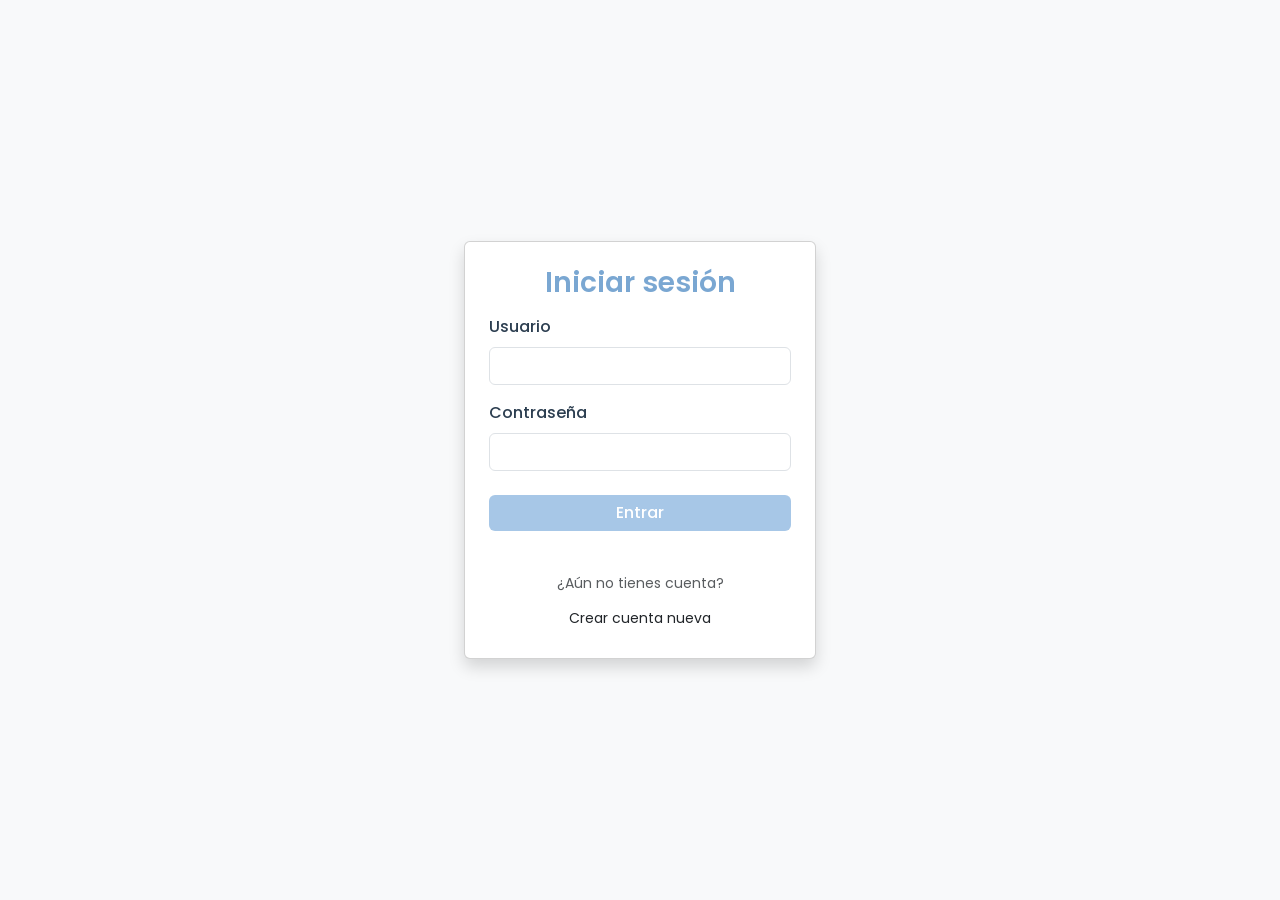
<file: public/login.html>
<!DOCTYPE html>
<html lang="es">
<head>
  <meta charset="UTF-8" />
  <link rel="icon" type="image/png" href="assets/logo.png" />
  <meta property="og:title" content="Adopta 🐾 | Encuentra tu compañero ideal" />
  <meta property="og:description" content="Plataforma web full-stack para adopción responsable de animales, con geolocalización real, alertas automáticas y chat entre usuarios." />
  <meta property="og:image" content="https://adopta.pablorios.eu/assets/logo.png" />
  <meta property="og:url" content="https://adopta.pablorios.eu" />
  <meta property="og:type" content="website" />
  <meta name="viewport" content="width=device-width, initial-scale=1.0" />
  <title>Iniciar Sesión | Adopciones</title>
  <link href="https://cdn.jsdelivr.net/npm/bootstrap@5.3.2/dist/css/bootstrap.min.css" rel="stylesheet" />
  <link href="assets/estilos.css" rel="stylesheet" />
  <link href="https://fonts.googleapis.com/css2?family=Poppins:wght@400;500;600&display=swap" rel="stylesheet" />
</head>

<body class="bg-light">
  <div class="container d-flex justify-content-center align-items-center vh-100">
    <div class="card shadow p-4" style="width: 22rem;">
      <h3 class="text-center mb-3 titulo-principal">Iniciar sesión</h3>

      <form id="formLogin">
        <div class="form-group mb-3">
          <label for="usuario" class="form-label">Usuario</label>
          <input type="text" class="form-control" id="usuario" name="usuario" required />
        </div>

        <div class="form-group mb-4">
          <label for="contrasena" class="form-label">Contraseña</label>
          <input type="password" class="form-control" id="contrasena" name="contrasena" required />
        </div>

        <button type="submit" class="btn btn-principal w-100 mb-3">Entrar</button>
        <div id="mensaje" class="text-center text-danger" style="min-height:1.5em;"></div>

        <div class="text-center">
          <small class="text-muted">¿Aún no tienes cuenta?</small><br />
          <a href="registro.html" class="btn btn-outline-principal btn-sm mt-2 w-100">Crear cuenta nueva</a>
        </div>
      </form>
    </div>
  </div>

  <script>
    document.getElementById("formLogin").addEventListener("submit", async function (e) {
      e.preventDefault();
      const formData = new FormData(this);
      const mensaje = document.getElementById("mensaje");

      try {
        const res = await fetch("php/login.php", { method: "POST", body: formData });
        const texto = await res.text();

        // Si PHP redirige, este fetch no lo sigue, así que controlamos manualmente:
        if (res.redirected) {
          window.location.href = res.url;
          return;
        }

        if (texto.trim() === "success") {
          window.location.href = "index.html";
        } else {
          mensaje.textContent = texto;
        }
      } catch (err) {
        mensaje.textContent = "Error de conexión.";
      }
    });
  </script>
</body>
</html>
</file>
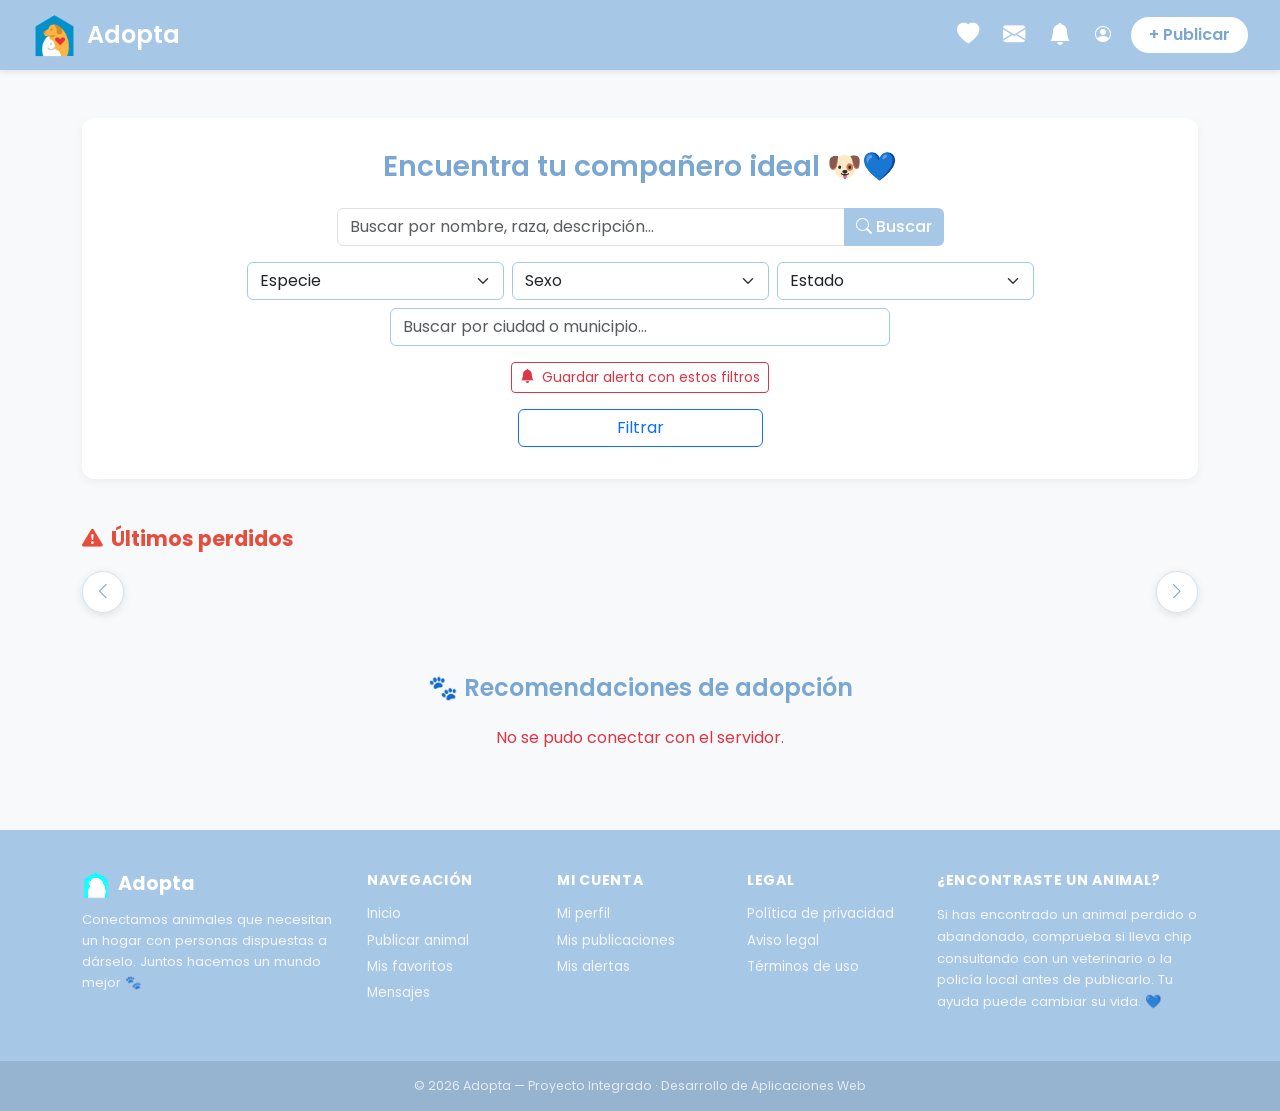
<file: public/mascota.html>
<!DOCTYPE html>
<html lang="es">
<head>
  <meta charset="UTF-8" />
  <link rel="icon" type="image/png" href="assets/logo.png" />
  <meta property="og:title" content="Adopta 🐾 | Encuentra tu compañero ideal" />
  <meta property="og:description" content="Plataforma web full-stack para adopción responsable de animales, con geolocalización real, alertas automáticas y chat entre usuarios." />
  <meta property="og:image" content="https://adopta.pablorios.eu/assets/logo.png" />
  <meta property="og:url" content="https://adopta.pablorios.eu" />
  <meta property="og:type" content="website" />
  <meta name="viewport" content="width=device-width, initial-scale=1.0" />
  <title>Mascota | Adopta</title>
  <link href="https://cdn.jsdelivr.net/npm/bootstrap@5.3.2/dist/css/bootstrap.min.css" rel="stylesheet" />
  <link href="https://cdn.jsdelivr.net/npm/bootstrap-icons@1.11.1/font/bootstrap-icons.css" rel="stylesheet" />
  <link rel="stylesheet" href="assets/estilos.css" />
  <link href="https://fonts.googleapis.com/css2?family=Poppins:wght@400;500;600&display=swap" rel="stylesheet" />
  <style>
    .nav-icon-wrapper {
      position: relative;
      display: inline-flex;
      align-items: center;
      justify-content: center;
      margin-left: 1.5rem;
      cursor: pointer;
    }
    .nav-icon-wrapper .nav-item-icon { margin-left: 0; }
    .badge-mensajes {
      position: absolute;
      top: -6px; right: -8px;
      background: #e74c3c;
      color: #fff;
      border-radius: 50%;
      width: 18px; height: 18px;
      font-size: 0.65rem;
      font-weight: 700;
      display: flex; align-items: center; justify-content: center;
      pointer-events: none;
    }
    /* ── Ficha responsive ── */
    @media (max-width: 767px) {
      .ficha-col-foto { margin-bottom: 1.5rem; }
      .btn-chat { font-size: 0.9rem; padding: 0.6rem 1rem; }
      .descripcion-box { padding: 1rem 1.1rem; font-size: 0.92rem; }
      .lugar-box { font-size: 0.9rem; }
    }
  </style>
</head>

<body>
  <nav class="navbar-adopciones">
    <a class="navbar-brand" href="index.html">
      <img src="assets/logo.png" alt="Logo" />
      <span>Adopta</span>
    </a>
    <div class="nav-icons">
      <div class="nav-icon-wrapper" id="btnNavFav" title="Favoritos"
           onclick="accionProtegida('favoritos.html')">
        <i class="bi bi-heart-fill nav-item-icon"></i>
      </div>
      <div class="nav-icon-wrapper" id="btnNavMsg" title="Buzón"
           onclick="accionProtegida('mensajes.html')">
        <i class="bi bi-envelope-fill nav-item-icon"></i>
        <span class="badge-mensajes d-none" id="badgeMensajes"></span>
      </div>
      <span id="nombreUsuarioNav" class="navbar-usuario"
            onclick="accionProtegida('perfil.html')" title="Ver mi perfil"></span>
    </div>
  </nav>

  <main class="container my-4 my-md-5" id="contenidoMascota">
    <p class="text-center text-muted">Cargando...</p>
  </main>

  <script src="https://cdn.jsdelivr.net/npm/bootstrap@5.3.2/dist/js/bootstrap.bundle.min.js"></script>
  <script>

    let _logueado  = false;
    let _usuarioId = null;

    function accionProtegida(destino) {
      if (!_logueado) {
        window.location.href = "login.html";
        return false;
      }
      if (destino) window.location.href = destino;
      return true;
    }

    function formatFecha(f) {
      if (!f) return "";
      const partes = String(f).slice(0, 10).split("-");
      if (partes.length !== 3) return f;
      const [y, mes, d] = partes;
      return `${d}/${mes}/${y.slice(2)}`;
    }

    async function cargarBadgeMensajes() {
      try {
        const res   = await fetch("php/contarMensajesNoLeidos.php");
        const data  = await res.json();
        const badge = document.getElementById("badgeMensajes");
        if (data.noLeidos > 0) {
          badge.textContent = data.noLeidos > 9 ? "9+" : data.noLeidos;
          badge.classList.remove("d-none");
        }
      } catch { /* silencioso */ }
    }

    const params    = new URLSearchParams(window.location.search);
    const idMascota = parseInt(params.get("id"));
    if (!idMascota) window.location.href = "index.html";

    let fotosDisponibles = [];
    let fotoActual       = 0;

    async function inicializar() {
      try {
        const res  = await fetch("php/index.php");
        const data = await res.json();
        _logueado  = data.logueado === true;
        _usuarioId = data.id;

        const spanNombre = document.getElementById("nombreUsuarioNav");
        if (_logueado) {
          spanNombre.textContent = data.usuario;
          cargarBadgeMensajes();
        } else {
          spanNombre.innerHTML = '<i class="bi bi-person-circle"></i>';
        }
      } catch { /* silencioso */ }
    }

    async function cargarMascota() {
      try {
        const res = await fetch(`php/obtenerMascota.php?id=${idMascota}`);
        const m   = await res.json();
        if (m.error) { window.location.href = "index.html"; return; }

        let esFav = false;
        if (_logueado) {
          const favRes  = await fetch(`php/esFavorito.php?id=${idMascota}`);
          const favData = await favRes.json();
          esFav = favData.favorito === true;
        }

        const edad   = m.edadMascota ? `${m.edadMascota} año${m.edadMascota == 1 ? "" : "s"}` : "Desconocida";
        const badgeC = m.estadoAdopcionMascota === "En adopción" ? "bg-success"
                     : m.estadoAdopcionMascota === "Perdido"     ? "bg-warning text-dark"
                     : "bg-danger";

        const inicialPub   = (m.nombrePublicador || '?')[0].toUpperCase();
        const tieneFotoPub = parseInt(m.tieneFotoPublicador) === 1;
        const avatarPub    = tieneFotoPub
          ? `<img src="php/verFotoPerfil.php?id=${m.idUsuarioFK1}"
                  alt="${m.nombrePublicador}"
                  style="width:28px;height:28px;border-radius:50%;object-fit:cover;border:1px solid #d0e4f5;" />`
          : `<span class="avatar-inicial">${inicialPub}</span>`;

        document.getElementById("contenidoMascota").innerHTML = `
          <div class="mb-3">
            <a href="javascript:history.back()" class="btn btn-sm btn-outline-secondary">
              <i class="bi bi-arrow-left"></i> Volver
            </a>
          </div>

          <div class="row g-4">
            <div class="col-12 col-md-5 ficha-col-foto">
              <div class="foto-wrapper" id="fotoWrapper">
                <img id="fotoPrincipal"
                     src="php/verImagen.php?id=${m.idMascota}"
                     alt="${m.nombreMascota}"
                     onerror="this.src='assets/no-imagen.png'" />
                <button class="btn-favorito" id="btnFavorito"
                        onclick="gestionarFavorito()"
                        title="${esFav ? "Quitar de favoritos" : "Añadir a favoritos"}">
                  <i class="bi ${esFav ? "bi-heart-fill" : "bi-heart"}"></i>
                </button>
                <button class="btn-foto-nav izq d-none" id="btnIzq" onclick="cambiarFoto(-1)">
                  <i class="bi bi-chevron-left"></i>
                </button>
                <button class="btn-foto-nav der d-none" id="btnDer" onclick="cambiarFoto(1)">
                  <i class="bi bi-chevron-right"></i>
                </button>
              </div>

              <div class="fotos-miniaturas" id="fotosMiniaturas"></div>

              <div class="mt-3">
                <button class="btn-chat w-100 justify-content-center"
                        onclick="gestionarChat(${m.idUsuarioFK1})">
                  <i class="bi bi-envelope-fill"></i> Contactar por chat
                </button>
              </div>
            </div>

            <div class="col-12 col-md-7">
              <div class="d-flex align-items-center gap-3 mb-2 flex-wrap">
                <h1 class="ficha-titulo mb-0">${m.nombreMascota}</h1>
                <span class="badge ${badgeC} badge-estado">${m.estadoAdopcionMascota}</span>
              </div>

              <p class="publicado-por mb-3">
                <i class="bi bi-calendar3 me-1"></i>
                Publicado el ${formatFecha(m.fechaPublicacionMascota)}
              </p>

              <div class="descripcion-box mb-4">
                ${m.descripcionMascota || "Sin descripción."}
              </div>

              <h6 class="fw-semibold mb-2" style="color:var(--color-principal-oscuro);">
                <i class="bi bi-info-circle me-1"></i> Especificaciones
              </h6>
              <div class="spec-grid mb-4">
                <div class="spec-item">
                  <span class="spec-label">Especie</span>
                  <span class="spec-valor">${m.especieMascota || "—"}</span>
                </div>
                <div class="spec-item">
                  <span class="spec-label">Sexo</span>
                  <span class="spec-valor">${m.sexoMascota || "—"}</span>
                </div>
                <div class="spec-item">
                  <span class="spec-label">Edad</span>
                  <span class="spec-valor">${edad}</span>
                </div>
                <div class="spec-item">
                  <span class="spec-label">Raza</span>
                  <span class="spec-valor">${m.razaMascota || "—"}</span>
                </div>
              </div>

              <div class="lugar-box mb-3">
                <i class="bi bi-geo-alt-fill text-danger fs-5"></i>
                <span>${m.lugarMascota || "Ubicación no especificada"}</span>
              </div>

              <div class="pub-autor">
                ${avatarPub}
                <span>Publicado por <strong>${m.nombrePublicador || "Usuario"}</strong></span>
              </div>
            </div>
          </div>`;

        window._esFavorito = esFav;
        await cargarGaleria(m.idMascota);

      } catch(err) {
        console.error("Error cargarMascota:", err);
        document.getElementById("contenidoMascota").innerHTML =
          "<p class='text-danger text-center'>Error al cargar la publicación.</p>";
      }
    }

    async function gestionarFavorito() {
      if (!accionProtegida()) return;
      try {
        const datos = new FormData();
        datos.append("idMascota", idMascota);
        datos.append("accion", window._esFavorito ? "quitar" : "añadir");
        const res   = await fetch("php/toggleFavorito.php", { method: "POST", body: datos });
        const texto = await res.text();
        if (texto.trim() === "success") {
          window._esFavorito = !window._esFavorito;
          const btn  = document.getElementById("btnFavorito");
          const icon = btn.querySelector("i");
          icon.className = window._esFavorito ? "bi bi-heart-fill" : "bi bi-heart";
          btn.title      = window._esFavorito ? "Quitar de favoritos" : "Añadir a favoritos";
        }
      } catch { alert("Error al actualizar favoritos."); }
    }

    function gestionarChat(idDestinatario) {
      if (!accionProtegida()) return;
      if (idDestinatario == _usuarioId) {
        alert("No puedes chatear contigo mismo."); return;
      }
      window.location.href = `mensajes.html?con=${idDestinatario}&mascota=${idMascota}`;
    }

    async function cargarGaleria(id) {
      try {
        const urls = [
          `php/verImagen.php?id=${id}`,
          `php/verImagen.php?id=${id}&n=2`,
          `php/verImagen.php?id=${id}&n=3`
        ];
        const checks = await Promise.all(urls.map(url =>
          fetch(url, { method: "HEAD" }).then(r => r.ok).catch(() => false)
        ));
        fotosDisponibles = urls.filter((_, i) => checks[i]);
        fotoActual       = 0;
        if (fotosDisponibles.length <= 1) return;

        document.getElementById("btnIzq").classList.remove("d-none");
        document.getElementById("btnDer").classList.remove("d-none");

        const cont = document.getElementById("fotosMiniaturas");
        cont.innerHTML = "";
        fotosDisponibles.forEach((url, i) => {
          const img = document.createElement("img");
          img.src   = url;
          img.alt   = `Foto ${i + 1}`;
          img.onerror = () => img.style.display = "none";
          if (i === 0) img.classList.add("activa");
          img.addEventListener("click", () => { fotoActual = i; actualizarFoto(i); });
          cont.appendChild(img);
        });
      } catch { /* silencioso */ }
    }

    function actualizarFoto(index) {
      document.getElementById("fotoPrincipal").src = fotosDisponibles[index];
      document.querySelectorAll(".fotos-miniaturas img").forEach((img, i) => {
        img.classList.toggle("activa", i === index);
      });
      fotoActual = index;
    }

    function cambiarFoto(dir) {
      if (!fotosDisponibles.length) return;
      fotoActual = (fotoActual + dir + fotosDisponibles.length) % fotosDisponibles.length;
      actualizarFoto(fotoActual);
    }

    inicializar().then(() => cargarMascota());
  </script>
  <script src="assets/footer-common.js"></script>
</body>
</html>
</file>
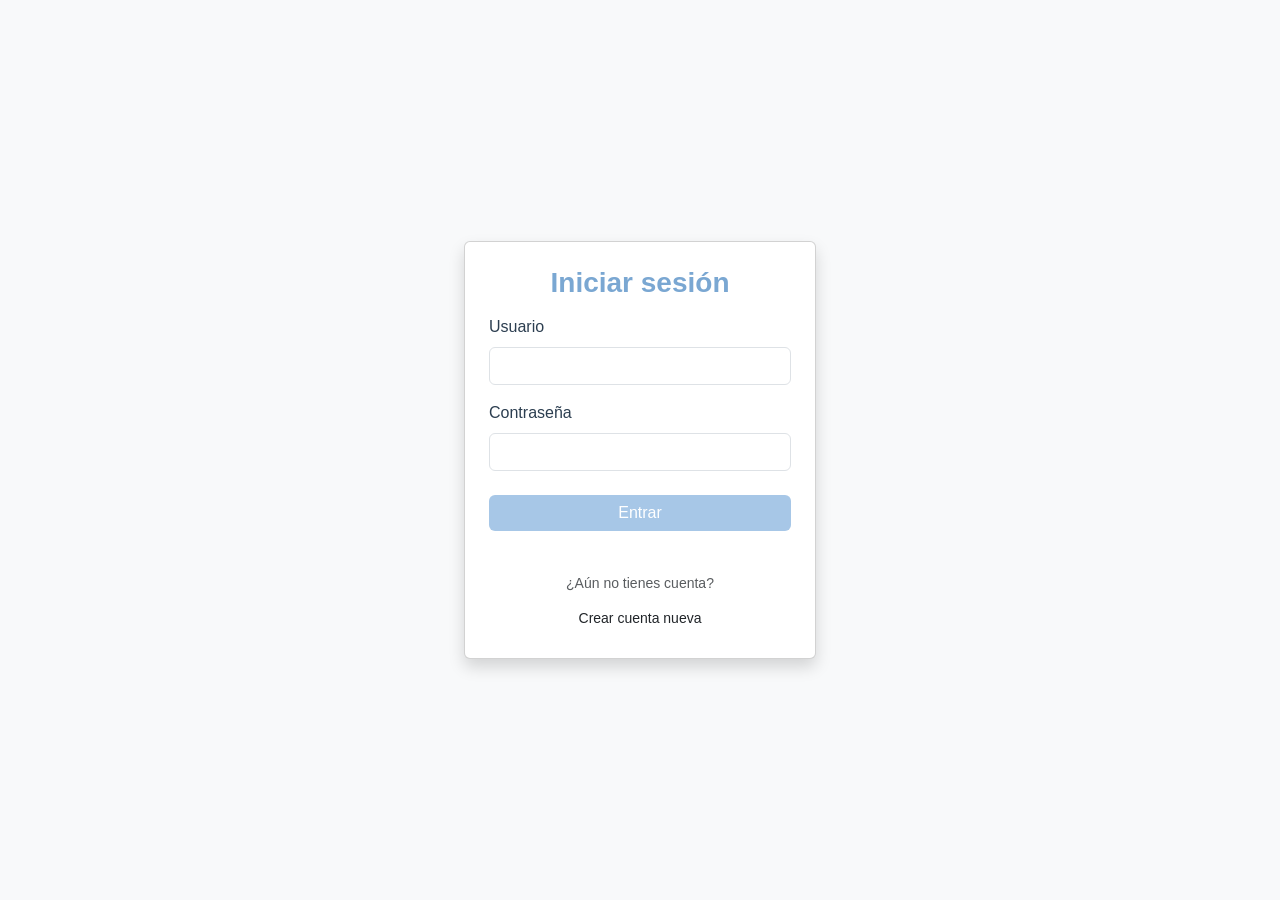
<file: public/mensajes.html>
<!DOCTYPE html>
<html lang="es">
<head>
  <meta charset="UTF-8" />
  <link rel="icon" type="image/png" href="assets/logo.png" />
  <meta property="og:title" content="Adopta 🐾 | Encuentra tu compañero ideal" />
  <meta property="og:description" content="Plataforma web full-stack para adopción responsable de animales, con geolocalización real, alertas automáticas y chat entre usuarios." />
  <meta property="og:image" content="https://adopta.pablorios.eu/assets/logo.png" />
  <meta property="og:url" content="https://adopta.pablorios.eu" />
  <meta property="og:type" content="website" />
  <meta name="viewport" content="width=device-width, initial-scale=1.0" />
  <title>Mensajes | Adopta</title>
  <link href="https://cdn.jsdelivr.net/npm/bootstrap@5.3.2/dist/css/bootstrap.min.css" rel="stylesheet" />
  <link href="https://cdn.jsdelivr.net/npm/bootstrap-icons@1.11.1/font/bootstrap-icons.css" rel="stylesheet" />
  <link rel="stylesheet" href="assets/estilos.css" />
  <link href="https://fonts.googleapis.com/css2?family=Poppins:wght@400;500;600&display=swap" rel="stylesheet" />
  <style>
    .chat-lista-header {
      padding: 0.9rem 1rem;
      border-bottom: 2px solid #e5ecf4;
      background: #fff;
    }
    .btn-volver-chat {
      background: none;
      border: none;
      color: var(--color-principal-oscuro);
      font-family: 'Poppins', sans-serif;
      font-size: 0.9rem;
      font-weight: 600;
      cursor: pointer;
      display: flex;
      align-items: center;
      gap: 0.4rem;
      padding: 0.3rem 0.6rem;
      border-radius: 8px;
      transition: background 0.2s;
    }
    .btn-volver-chat:hover { background: #eef5fc; }
    .btn-volver-chat i { font-size: 1.1rem; }
    .conv-mascota {
      font-size: 0.72rem;
      color: var(--color-principal-oscuro);
      font-weight: 500;
      white-space: nowrap;
      overflow: hidden;
      text-overflow: ellipsis;
    }
  </style>
</head>
<body>
  <nav class="navbar-adopciones">
    <a class="navbar-brand" href="index.html">
      <img src="assets/logo.png" alt="Logo" />
      <span>Adopta</span>
    </a>
    <div class="nav-icons">
      <i class="bi bi-heart-fill nav-item-icon"
         onclick="window.location.href='favoritos.html'" title="Favoritos"></i>
      <i class="bi bi-envelope-fill nav-item-icon"
         onclick="window.location.href='mensajes.html'" title="Buzón"></i>
      <span id="nombreUsuarioNav" class="navbar-usuario"
            onclick="window.location.href='perfil.html'"></span>
    </div>
  </nav>

  <div class="chat-wrapper">
    <div class="chat-lista" id="listaConvWrapper">
      <div class="chat-lista-header">
        <button class="btn-volver-chat" onclick="window.location.href='index.html'">
          <i class="bi bi-arrow-left-circle-fill"></i> Volver al inicio
        </button>
      </div>
      <div id="listaConv">
        <div class="sin-conv"><i class="bi bi-chat-dots"></i><p>Cargando...</p></div>
      </div>
    </div>

    <div class="chat-panel" id="chatPanel">
      <div class="chat-header" id="chatHeader">
        <i class="bi bi-chat-dots-fill" style="color:var(--color-principal)"></i>
        <span>Selecciona una conversación</span>
      </div>
      <div class="chat-mensajes" id="chatMensajes">
        <div class="sin-conv">
          <i class="bi bi-chat-left-dots"></i>
          <p>Aquí aparecerán los mensajes</p>
        </div>
      </div>
      <div class="chat-input-area">
        <input type="text" id="inputMensaje" placeholder="Escribe un mensaje..." />
        <button class="btn-send" id="btnEnviar">
          <i class="bi bi-send-fill"></i>
        </button>
      </div>
    </div>
  </div>

  <script src="https://cdn.jsdelivr.net/npm/bootstrap@5.3.2/dist/js/bootstrap.bundle.min.js"></script>
  <script>
    let miId           = null;
    let contactoActivo = null;
    let mascotaActiva  = null;
    let intervalo      = null;

    // ── Sesión ──
    async function inicializar() {
      try {
        const res  = await fetch("php/index.php");
        if (!res.ok) throw new Error();
        const data = await res.json();
        document.getElementById("nombreUsuarioNav").textContent = data.usuario;
        miId = data.id;
      } catch {
        window.location.href = "login.html";
      }
    }

    // ── Lista de conversaciones ──
    async function cargarConversaciones() {
      try {
        const res   = await fetch("php/misMensajes.php");
        const lista = await res.json();
        const cont  = document.getElementById("listaConv");
        cont.innerHTML = "";

        if (!lista.length) {
          cont.innerHTML = `<div class="sin-conv">
            <i class="bi bi-chat-dots"></i>
            <p>Sin conversaciones aún</p>
          </div>`;
          return;
        }

        lista.forEach(conv => {
          const avatarHtml = conv.tieneFoto
            ? `<img src="php/verFotoPerfil.php?id=${conv.otroId}"
                    alt="${conv.otroUsuario}" />`
            : `<i class="bi bi-person-fill"></i>`;

          const esActiva = contactoActivo == conv.otroId &&
                           String(mascotaActiva ?? "") === String(conv.idMascota ?? "");

          const div = document.createElement("div");
          div.className = "conv-item" + (esActiva ? " activa" : "");
          div.innerHTML = `
            <div class="conv-avatar">${avatarHtml}</div>
            <div class="conv-info">
              <div class="conv-nombre">${conv.otroUsuario}</div>
              ${conv.nombreMascota
                ? `<div class="conv-mascota">🐾 ${conv.nombreMascota}</div>`
                : ""}
              <div class="conv-preview">${conv.ultimoMensaje || ""}</div>
            </div>
            <div class="conv-meta">
              <span class="conv-fecha">
                ${conv.fecha
                  ? conv.fecha.slice(0,10).split("-").reverse().join("/")
                  : ""}
              </span>
              ${conv.noLeidos > 0
                ? `<span class="conv-badge">${conv.noLeidos}</span>`
                : ""}
            </div>`;

          div.addEventListener("click", () =>
            abrirConversacion(
              conv.otroId,
              conv.otroUsuario,
              conv.idMascota || null,
              conv.tieneFoto,
              conv.nombreMascota || null
            ));
          cont.appendChild(div);
        });

      } catch(err) {
        console.error("Error cargarConversaciones:", err);
      }
    }

    // ── Abrir conversación ──
    async function abrirConversacion(idContacto, nombre, idMascota, tieneFoto, nombreMascota) {
      contactoActivo = idContacto;
      mascotaActiva  = idMascota || null;

      const avatarHtml = tieneFoto
        ? `<img src="php/verFotoPerfil.php?id=${idContacto}" alt="${nombre}" />`
        : `<i class="bi bi-person-circle" style="color:var(--color-principal);font-size:1.6rem;"></i>`;

      const subtitulo = nombreMascota
        ? `<small class="text-muted ms-2" style="font-size:0.8rem;font-weight:400;">
             🐾 ${nombreMascota}
           </small>`
        : "";

      document.getElementById("chatHeader").innerHTML =
        `${avatarHtml}<span>${nombre}${subtitulo}</span>`;
      document.getElementById("chatPanel").classList.add("visible");

      // Marcar activa en lista
      document.querySelectorAll(".conv-item").forEach(el => {
        el.classList.remove("activa");
      });
      document.querySelectorAll(".conv-item").forEach(el => {
        const nEl = el.querySelector(".conv-nombre")?.textContent?.trim();
        const mEl = el.querySelector(".conv-mascota")?.textContent?.trim()
                      .replace("🐾 ", "") || null;
        const coincideNombre  = nEl === nombre;
        const coincideMascota = (!mEl && !nombreMascota) ||
                                (mEl === nombreMascota);
        if (coincideNombre && coincideMascota) el.classList.add("activa");
      });

      await cargarMensajes();
      clearInterval(intervalo);
      intervalo = setInterval(cargarMensajes, 4000);
    }

    // ── Cargar mensajes ──
    async function cargarMensajes() {
      if (!contactoActivo) return;
      try {
        let url = `php/obtenerConversacion.php?con=${contactoActivo}`;
        if (mascotaActiva !== null && mascotaActiva !== undefined) {
          url += `&mascota=${mascotaActiva}`;
        }

        const res   = await fetch(url);
        const lista = await res.json();
        const cont  = document.getElementById("chatMensajes");
        const abajo = cont.scrollHeight - cont.scrollTop - cont.clientHeight < 60;
        cont.innerHTML = "";

        if (!lista.length) {
          cont.innerHTML = `<div class="sin-conv">
            <i class="bi bi-chat-left-dots"></i>
            <p>Sé el primero en escribir</p>
          </div>`;
          return;
        }

        lista.forEach(msg => {
          const esMio   = msg.idEmisorFK == miId;
          const hora    = msg.fechaMensaje ? msg.fechaMensaje.slice(11, 16) : "";
          const burbuja = document.createElement("div");
          burbuja.className = `burbuja ${esMio ? "mia" : "suya"}`;
          burbuja.innerHTML = `${msg.contenido}<span class="hora">${hora}</span>`;
          cont.appendChild(burbuja);
        });

        if (abajo) cont.scrollTop = cont.scrollHeight;
        cargarConversaciones();
      } catch(err) {
        console.error("Error cargarMensajes:", err);
      }
    }

    // ── Enviar mensaje ──
    async function enviarMensaje() {
      const input = document.getElementById("inputMensaje");
      const texto = input.value.trim();
      if (!texto || !contactoActivo) return;

      const datos = new FormData();
      datos.append("idReceptor", contactoActivo);
      datos.append("contenido",  texto);
      if (mascotaActiva !== null && mascotaActiva !== undefined) {
        datos.append("idMascota", mascotaActiva);
      }
      input.value = "";

      try {
        const res = await fetch("php/enviarMensaje.php", {
          method: "POST",
          body: datos
        });
        const txt = await res.text();
        if (txt.trim() === "success") {
          await cargarMensajes();
        } else {
          console.error("Error enviarMensaje:", txt);
        }
      } catch(err) {
        console.error("Error enviarMensaje:", err);
      }
    }

    document.getElementById("btnEnviar").addEventListener("click", enviarMensaje);
    document.getElementById("inputMensaje").addEventListener("keydown", e => {
      if (e.key === "Enter") enviarMensaje();
    });

    // ── Parámetros URL (viene desde mascota.html) ──
    async function comprobarParams() {
      const params    = new URLSearchParams(window.location.search);
      const conId     = parseInt(params.get("con"));
      const mascotaId = params.get("mascota") ? parseInt(params.get("mascota")) : null;

      if (conId) {
        try {
          const res  = await fetch(`php/obtenerNombreUsuario.php?id=${conId}`);
          const data = await res.json();

          let nombreMascota = null;
          if (mascotaId) {
            try {
              const resMasc  = await fetch(`php/obtenerMascota.php?id=${mascotaId}`);
              const dataMasc = await resMasc.json();
              nombreMascota  = dataMasc.nombreMascota || null;
            } catch { /* silencioso */ }
          }

          await abrirConversacion(
            conId,
            data.nombre || "Usuario",
            mascotaId,
            data.tieneFoto || false,
            nombreMascota
          );
        } catch {
          await abrirConversacion(conId, "Usuario", mascotaId, false, null);
        }
      }
    }

    // ── Inicio ──
    inicializar().then(async () => {
      await cargarConversaciones();
      await comprobarParams();
    });
  </script>
  <!-- FOOTER -->
<footer class="footer-adopciones">
  <div class="container">
    <div class="row g-4 pb-3">

      <!-- Marca -->
      <div class="col-12 col-md-4">
        <div class="footer-brand">
          <img src="assets/logo.png" alt="Logo"
               style="width:28px;height:28px;object-fit:contain;filter:brightness(10);" />
          Adopta
        </div>
        <p class="footer-desc">
          Conectamos animales que necesitan un hogar con personas dispuestas a dárselo.
          Juntos hacemos un mundo mejor 🐾
        </p>
      </div>

      <!-- Navegación -->
      <div class="col-6 col-md-2">
        <div class="footer-titulo">Navegación</div>
        <a href="index.html">Inicio</a>
        <a href="publicar.html" target="_blank">Publicar animal</a>
        <a href="favoritos.html">Mis favoritos</a>
        <a href="mensajes.html">Mensajes</a>
      </div>

      <!-- Mi cuenta -->
      <div class="col-6 col-md-2">
        <div class="footer-titulo">Mi cuenta</div>
        <a href="perfil.html">Mi perfil</a>
        <a href="publicaciones.html">Mis publicaciones</a>
      </div>

      <!-- Info -->
      <div class="col-12 col-md-4">
        <div class="footer-titulo">¿Encontraste un animal?</div>
        <p class="footer-info-text">
          Si has encontrado un animal perdido o abandonado, comprueba si lleva chip
          consultando con un veterinario o la policía local antes de publicarlo.
          Tu ayuda puede cambiar su vida. 💙
        </p>
      </div>

    </div>
  </div>

  <div class="footer-bottom">
    © 2026 Adopta — Proyecto Integrado · Desarrollo de Aplicaciones Web
  </div>
</footer>
</body>
</html>
</file>
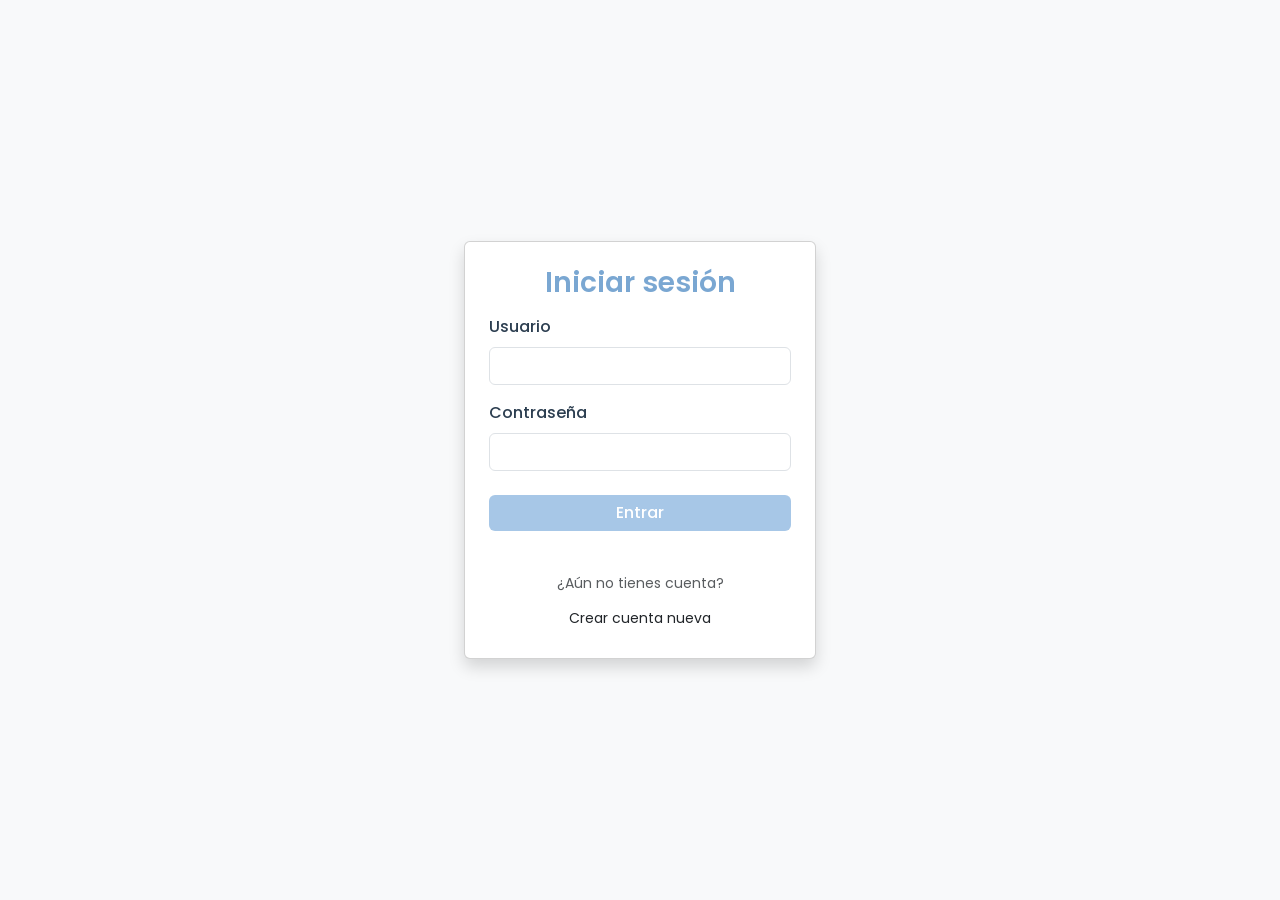
<file: public/perfil.html>
<!DOCTYPE html>
<html lang="es">
<head>
  <meta charset="UTF-8" />
  <link rel="icon" type="image/png" href="assets/logo.png" />
  <meta property="og:title" content="Adopta 🐾 | Encuentra tu compañero ideal" />
  <meta property="og:description" content="Plataforma web full-stack para adopción responsable de animales, con geolocalización real, alertas automáticas y chat entre usuarios." />
  <meta property="og:image" content="https://adopta.pablorios.eu/assets/logo.png" />
  <meta property="og:url" content="https://adopta.pablorios.eu" />
  <meta property="og:type" content="website" />
  <meta name="viewport" content="width=device-width, initial-scale=1.0" />
  <title>Mi perfil | Adopta</title>
  <link href="https://cdn.jsdelivr.net/npm/bootstrap@5.3.2/dist/css/bootstrap.min.css" rel="stylesheet" />
  <link href="https://cdn.jsdelivr.net/npm/bootstrap-icons@1.11.1/font/bootstrap-icons.css" rel="stylesheet" />
  <link rel="stylesheet" href="assets/estilos.css" />
  <link rel="stylesheet" href="assets/perfil-layout.css" />
  <link href="https://fonts.googleapis.com/css2?family=Poppins:wght@400;500;600&display=swap" rel="stylesheet" />
  <style>
    .ubicacion-perfil-wrapper { position: relative; }
    .sugerencias-perfil {
      position: absolute;
      top: 100%; left: 0; right: 0;
      background: #fff;
      border: 1px solid #d0e4f5;
      border-top: none;
      border-radius: 0 0 10px 10px;
      max-height: 200px;
      overflow-y: auto;
      z-index: 500;
      box-shadow: 0 4px 12px rgba(0,0,0,0.08);
      display: none;
    }
    .sugerencia-perfil-item {
      padding: 0.6rem 0.9rem;
      cursor: pointer;
      font-size: 0.86rem;
      border-bottom: 1px solid #f0f4f8;
    }
    .sugerencia-perfil-item:hover { background: #eef5fc; }
  </style>
</head>
<body>
  <nav class="navbar-adopciones">
    <a class="navbar-brand" href="index.html">
      <img src="assets/logo.png" alt="Logo" />
      <span>Adopta</span>
    </a>
    <div class="nav-icons">
      <i class="bi bi-heart-fill nav-item-icon"
         onclick="window.location.href='favoritos.html'" title="Favoritos"></i>
      <i class="bi bi-envelope-fill nav-item-icon"
         onclick="window.location.href='mensajes.html'" title="Buzón"></i>
      <span id="nombreUsuarioNav" class="navbar-usuario"
            onclick="window.location.href='perfil.html'"></span>
    </div>
  </nav>

  <div class="perfil-wrapper">
    <aside class="perfil-sidebar">
      <img id="avatarSidebar"
           src="data:image/svg+xml,%3Csvg xmlns='http://www.w3.org/2000/svg' width='100' height='100' viewBox='0 0 100 100'%3E%3Ccircle cx='50' cy='50' r='50' fill='%23a7c7e7'/%3E%3Ccircle cx='50' cy='38' r='18' fill='%23fff'/%3E%3Cellipse cx='50' cy='82' rx='28' ry='20' fill='%23fff'/%3E%3C/svg%3E"
           alt="Avatar" class="sidebar-avatar" />
      <p class="sidebar-nombre" id="sidebarNombre">Cargando...</p>
      <a href="perfil.html"        class="sidebar-btn activo"><i class="bi bi-person-circle"></i> Perfil</a>
      <a href="publicaciones.html" class="sidebar-btn"><i class="bi bi-card-image"></i> Tus publicaciones</a>
      <a href="favoritos.html"     class="sidebar-btn"><i class="bi bi-heart-fill"></i> Mis favoritos</a>
      <a href="mensajes.html"      class="sidebar-btn"><i class="bi bi-chat-dots-fill"></i> Bandeja de mensajes</a>
      <a href="alertas.html"       class="sidebar-btn"><i class="bi bi-bell-fill"></i> Mis alertas</a>
      <div class="sidebar-divider"></div>
      <button class="sidebar-btn btn-cerrar-sesion" id="btnCerrarSesion">
        <i class="bi bi-box-arrow-right"></i> Cerrar sesión
      </button>
    </aside>

    <main class="perfil-contenido">
      <h4 class="panel-titulo"><i class="bi bi-person-circle me-2"></i>Mi perfil</h4>

      <div class="row g-4 align-items-start">
        <div class="col-auto text-center">
          <img id="fotoPerfilPreview"
               src="data:image/svg+xml,%3Csvg xmlns='http://www.w3.org/2000/svg' width='100' height='100' viewBox='0 0 100 100'%3E%3Ccircle cx='50' cy='50' r='50' fill='%23a7c7e7'/%3E%3Ccircle cx='50' cy='38' r='18' fill='%23fff'/%3E%3Cellipse cx='50' cy='82' rx='28' ry='20' fill='%23fff'/%3E%3C/svg%3E"
               alt="Foto de perfil"
               style="width:100px;height:100px;border-radius:50%;object-fit:cover;
                      border:3px solid var(--color-principal);" />
          <div class="mt-2">
            <label for="inputFotoPerfil" class="btn btn-sm btn-outline-secondary"
                   style="font-size:0.78rem;cursor:pointer;">
              <i class="bi bi-camera-fill me-1"></i> Cambiar foto
            </label>
            <input type="file" id="inputFotoPerfil" accept="image/*" class="d-none">
          </div>
        </div>

        <div class="col">
          <div class="mb-3">
            <label class="form-label form-edit-label">Nombre de usuario</label>
            <input type="text" id="editNombre" class="form-control">
          </div>
          <div class="mb-3">
            <label class="form-label form-edit-label">Correo electrónico</label>
            <input type="email" id="editEmail" class="form-control">
          </div>
          <div class="mb-3">
            <label class="form-label form-edit-label">
              Nueva contraseña
              <small class="text-muted">(dejar en blanco para no cambiar)</small>
            </label>
            <input type="password" id="editPass" class="form-control">
          </div>

          <!-- UBICACIÓN -->
          <div class="mb-3">
            <label class="form-label form-edit-label">
              Tu ubicación
              <small class="d-block text-muted" style="font-size:0.78rem;">
                <i class="bi bi-info-circle"></i>
                Busca tu municipio para actualizar las recomendaciones de cercanía.
                Se requiere Municipio, Provincia y Comunidad Autónoma.
              </small>
            </label>
            <div id="ubicacionActual" class="mb-2 d-none"
                 style="background:#f0f7ff;border-radius:8px;padding:0.5rem 0.9rem;
                        font-size:0.83rem;color:var(--color-principal-oscuro);
                        border:1px solid #d0e4f5;">
              <i class="bi bi-geo-alt-fill text-danger me-1"></i>
              Ubicación actual: <strong id="textoUbicacionActual"></strong>
            </div>
            <div class="ubicacion-perfil-wrapper">
              <input type="text" id="buscadorUbicacionPerfil" class="form-control"
                     placeholder="Busca tu municipio para cambiarlo..." autocomplete="off">
              <div class="sugerencias-perfil" id="sugerenciasPerfil"></div>
            </div>
            <div id="ubicacionPerfilConfirmada" class="mt-2 d-none"
                 style="background:#eef5fc;border-radius:8px;padding:0.5rem 0.8rem;
                        font-size:0.83rem;color:var(--color-principal-oscuro);">
              <i class="bi bi-check-circle-fill text-success me-1"></i>
              Nueva ubicación: <span id="textoUbicacionPerfil"></span>
            </div>
            <div id="errorUbicacionPerfil" class="text-danger mt-1 d-none"
                 style="font-size:0.82rem;"></div>
          </div>
          <input type="hidden" id="lugarUsuarioPerfil">
          <input type="hidden" id="latitudUsuarioPerfil">
          <input type="hidden" id="longitudUsuarioPerfil">

          <div id="msgPerfil" class="text-center mb-2"
               style="min-height:1.4em;font-size:0.9rem;"></div>
          <button class="btn btn-principal w-100" id="btnGuardarPerfil">
            <i class="bi bi-floppy2-fill me-1"></i> Guardar cambios
          </button>
        </div>
      </div>

      <!-- ZONA DE PELIGRO -->
      <div class="mt-5 pt-4" style="border-top:2px solid #fee2e2;">
        <h5 style="color:#dc2626;font-weight:700;">
          <i class="bi bi-exclamation-triangle-fill me-2"></i>Zona de peligro
        </h5>
        <p style="font-size:0.88rem;color:#888;">
          Eliminar tu cuenta borrará permanentemente todos tus datos, publicaciones,
          mensajes, favoritos y alertas. Esta acción no se puede deshacer.
        </p>
        <button class="btn btn-outline-danger btn-sm" onclick="mostrarModalEliminar()">
          <i class="bi bi-trash3-fill me-1"></i> Eliminar mi cuenta
        </button>
      </div>
    </main>
  </div>

  <!-- Modal confirmar eliminación -->
  <div class="modal fade" id="modalEliminarCuenta" tabindex="-1">
    <div class="modal-dialog">
      <div class="modal-content border-0 shadow">
        <div class="modal-header border-0">
          <h5 class="modal-title text-danger fw-bold">
            <i class="bi bi-exclamation-triangle-fill me-2"></i>Eliminar cuenta
          </h5>
          <button type="button" class="btn-close" data-bs-dismiss="modal"></button>
        </div>
        <div class="modal-body">
          <p style="font-size:0.9rem;">
            Esta acción es <strong>irreversible</strong>. Se eliminarán todos tus datos,
            publicaciones, mensajes y alertas.
          </p>
          <p style="font-size:0.9rem;">Para confirmar, introduce tu contraseña actual:</p>
          <input type="password" id="passEliminarCuenta" class="form-control"
                 placeholder="Tu contraseña actual">
          <div id="msgEliminarCuenta" class="text-danger mt-2"
               style="font-size:0.85rem;"></div>
        </div>
        <div class="modal-footer border-0">
          <button type="button" class="btn btn-secondary btn-sm"
                  data-bs-dismiss="modal">Cancelar</button>
          <button type="button" class="btn btn-danger btn-sm"
                  onclick="confirmarEliminarCuenta()">
            Sí, eliminar mi cuenta definitivamente
          </button>
        </div>
      </div>
    </div>
  </div>

  <script src="https://cdn.jsdelivr.net/npm/bootstrap@5.3.2/dist/js/bootstrap.bundle.min.js"></script>
  <script src="assets/ubicacion-common.js"></script>
  <script src="assets/perfil-common.js"></script>
  <script>
    let ubicacionPerfilValida = false;
    let timeoutPerfil = null;

    const inputPerfil = document.getElementById('buscadorUbicacionPerfil');
    const sugerPerfil = document.getElementById('sugerenciasPerfil');

    inputPerfil.addEventListener('input', () => {
      ubicacionPerfilValida = false;
      document.getElementById('ubicacionPerfilConfirmada').classList.add('d-none');
      document.getElementById('errorUbicacionPerfil').classList.add('d-none');
      document.getElementById('lugarUsuarioPerfil').value    = '';
      document.getElementById('latitudUsuarioPerfil').value  = '';
      document.getElementById('longitudUsuarioPerfil').value = '';

      const texto = inputPerfil.value.trim();
      clearTimeout(timeoutPerfil);
      if (texto.length < 2) { sugerPerfil.style.display = 'none'; return; }

      timeoutPerfil = setTimeout(async () => {
        const resultados = await buscarUbicaciones(texto);
        sugerPerfil.innerHTML = '';
        if (!resultados.length) { sugerPerfil.style.display = 'none'; return; }

        resultados.forEach(lugar => {
          const ubic = extraerUbicacionDesdeNominatim(lugar);
          if (!ubic.municipio || !ubic.provincia || !ubic.comunidad) return;
          const div = document.createElement('div');
          div.className   = 'sugerencia-perfil-item';
          div.textContent = ubic.texto;
          div.addEventListener('click', () => seleccionarUbicacionPerfil(lugar));
          sugerPerfil.appendChild(div);
        });

        sugerPerfil.style.display = sugerPerfil.children.length ? 'block' : 'none';
      }, 400);
    });

    document.addEventListener('click', e => {
      if (!e.target.closest('.ubicacion-perfil-wrapper')) {
        sugerPerfil.style.display = 'none';
      }
    });

    function seleccionarUbicacionPerfil(lugar) {
      const ubic = extraerUbicacionDesdeNominatim(lugar);

      if (!ubic.municipio || !ubic.provincia || !ubic.comunidad) {
        const err = document.getElementById('errorUbicacionPerfil');
        err.textContent = 'Selecciona un municipio más específico con Municipio, Provincia y Comunidad Autónoma.';
        err.classList.remove('d-none');
        ubicacionPerfilValida = false;
        return;
      }

      document.getElementById('lugarUsuarioPerfil').value    = ubic.texto;
      document.getElementById('latitudUsuarioPerfil').value  = ubic.lat;
      document.getElementById('longitudUsuarioPerfil').value = ubic.lon;

      inputPerfil.value = '';
      sugerPerfil.style.display = 'none';

      const conf = document.getElementById('ubicacionPerfilConfirmada');
      document.getElementById('textoUbicacionPerfil').textContent = ubic.texto;
      conf.classList.remove('d-none');
      document.getElementById('errorUbicacionPerfil').classList.add('d-none');
      ubicacionPerfilValida = true;
    }

    // ── Preview foto ──
    document.getElementById('inputFotoPerfil').addEventListener('change', function() {
      const file = this.files[0];
      if (!file) return;
      const reader = new FileReader();
      reader.onload = e => {
        document.getElementById('fotoPerfilPreview').src = e.target.result;
      };
      reader.readAsDataURL(file);
    });

    // ── Cargar datos del perfil ──
    async function cargarPerfil() {
      try {
        const res  = await fetch('php/obtenerPerfil.php');
        const data = await res.json();
        if (data.error) { window.location.href = 'login.html'; return; }

        document.getElementById('editNombre').value = data.nombreUsuario || '';
        document.getElementById('editEmail').value  = data.emailUsuario  || '';

        if (parseInt(data.tieneFoto) === 1) {
          document.getElementById('fotoPerfilPreview').src =
            'php/verFotoPerfil.php?t=' + Date.now();
        }

        if (data.lugarUsuario) {
          document.getElementById('textoUbicacionActual').textContent = data.lugarUsuario;
          document.getElementById('ubicacionActual').classList.remove('d-none');
          document.getElementById('lugarUsuarioPerfil').value    = data.lugarUsuario;
          document.getElementById('latitudUsuarioPerfil').value  = data.latitudUsuario  || '';
          document.getElementById('longitudUsuarioPerfil').value = data.longitudUsuario || '';
          ubicacionPerfilValida = true;
        }
      } catch { window.location.href = 'login.html'; }
    }

    // ── Guardar perfil ──
    document.getElementById('btnGuardarPerfil').addEventListener('click', async () => {
      const msg = document.getElementById('msgPerfil');
      msg.className   = 'text-center mb-2';
      msg.textContent = '';

      const lugar    = document.getElementById('lugarUsuarioPerfil').value;
      const latitud  = document.getElementById('latitudUsuarioPerfil').value;
      const longitud = document.getElementById('longitudUsuarioPerfil').value;

      if (lugar && !ubicacionPerfilValida) {
        msg.className  += ' text-danger';
        msg.textContent = 'La ubicación no es válida. Selecciona un municipio con Municipio, Provincia y Comunidad Autónoma.';
        return;
      }

      const datos = new FormData();
      datos.append('nombreUsuario',     document.getElementById('editNombre').value.trim());
      datos.append('emailUsuario',      document.getElementById('editEmail').value.trim());
      datos.append('contrasenaUsuario', document.getElementById('editPass').value);
      datos.append('lugarUsuario',      lugar);
      datos.append('latitudUsuario',    latitud);
      datos.append('longitudUsuario',   longitud);

      const foto = document.getElementById('inputFotoPerfil').files[0];
      if (foto) datos.append('fotoPerfil', foto);

      try {
        const res  = await fetch('php/editarPerfil.php', { method: 'POST', body: datos });
        const data = await res.json();
        if (data.ok) {
          msg.className  += ' text-success';
          msg.textContent = '✅ Perfil actualizado correctamente.';

          if (foto) {
            const nuevaSrc = 'php/verFotoPerfil.php?t=' + Date.now();
            document.getElementById('fotoPerfilPreview').src = nuevaSrc;
            const avatarSidebar = document.getElementById('avatarSidebar');
            if (avatarSidebar) avatarSidebar.src = nuevaSrc;
          }

          if (lugar) {
            document.getElementById('textoUbicacionActual').textContent = lugar;
            document.getElementById('ubicacionActual').classList.remove('d-none');
            document.getElementById('ubicacionPerfilConfirmada').classList.add('d-none');
            inputPerfil.value = '';
          }
        } else {
          msg.className  += ' text-danger';
          msg.textContent = data.error || 'Error al guardar.';
        }
      } catch {
        msg.className  += ' text-danger';
        msg.textContent = 'Error al conectar con el servidor.';
      }
    });

    // ── Eliminar cuenta ──
    function mostrarModalEliminar() {
      document.getElementById('passEliminarCuenta').value = '';
      document.getElementById('msgEliminarCuenta').textContent = '';
      new bootstrap.Modal(document.getElementById('modalEliminarCuenta')).show();
    }

    async function confirmarEliminarCuenta() {
      const pass = document.getElementById('passEliminarCuenta').value;
      const msg  = document.getElementById('msgEliminarCuenta');
      msg.textContent = '';

      if (!pass) {
        msg.textContent = 'Introduce tu contraseña para confirmar.';
        return;
      }

      const datos = new FormData();
      datos.append('password', pass);

      try {
        const res  = await fetch('php/eliminarCuenta.php', { method: 'POST', body: datos });
        const data = await res.json();
        if (data.ok) {
          bootstrap.Modal.getInstance(
            document.getElementById('modalEliminarCuenta')).hide();
          alert('Tu cuenta ha sido eliminada. Hasta pronto.');
          window.location.href = 'login.html';
        } else {
          msg.textContent = data.error || 'Error al eliminar la cuenta.';
        }
      } catch {
        msg.textContent = 'Error al conectar con el servidor.';
      }
    }

    inicializar().then(cargarPerfil);
  </script>
  <script src="assets/footer-common.js"></script>
</body>
</html>
</file>
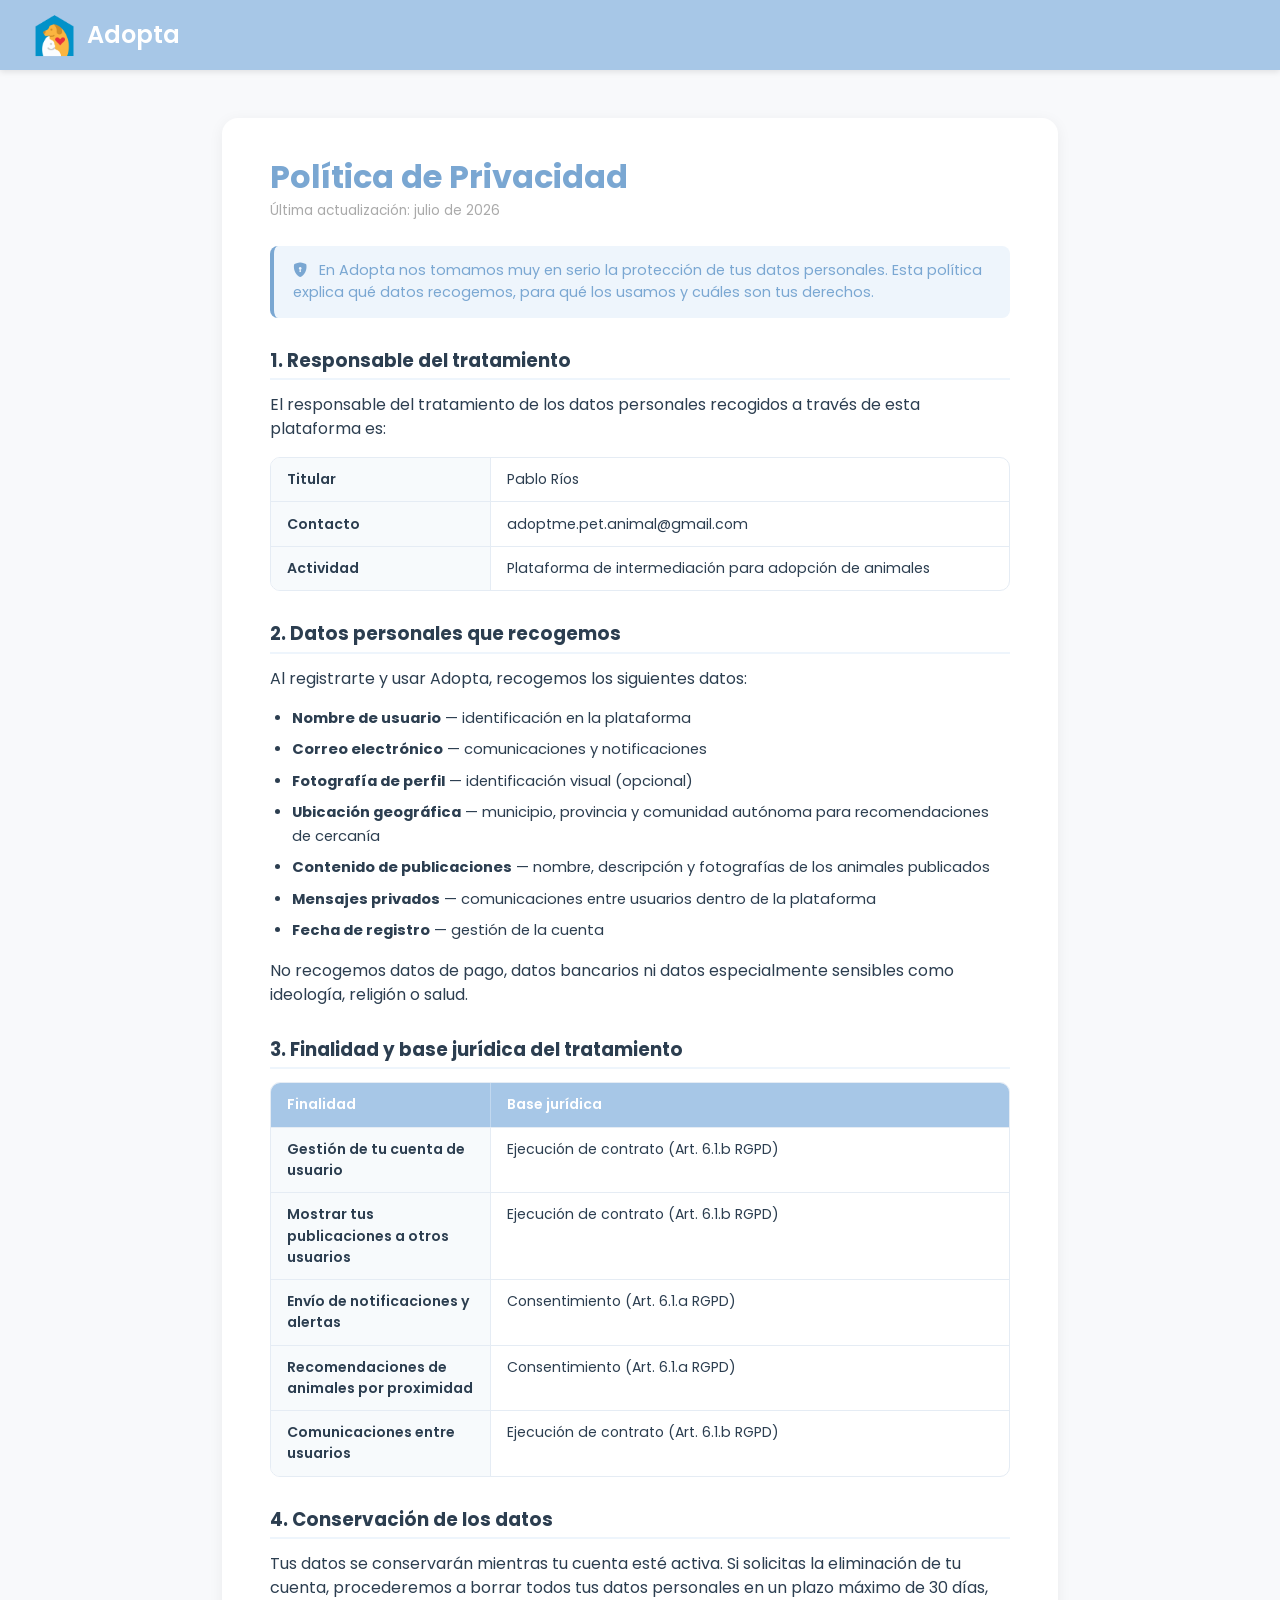
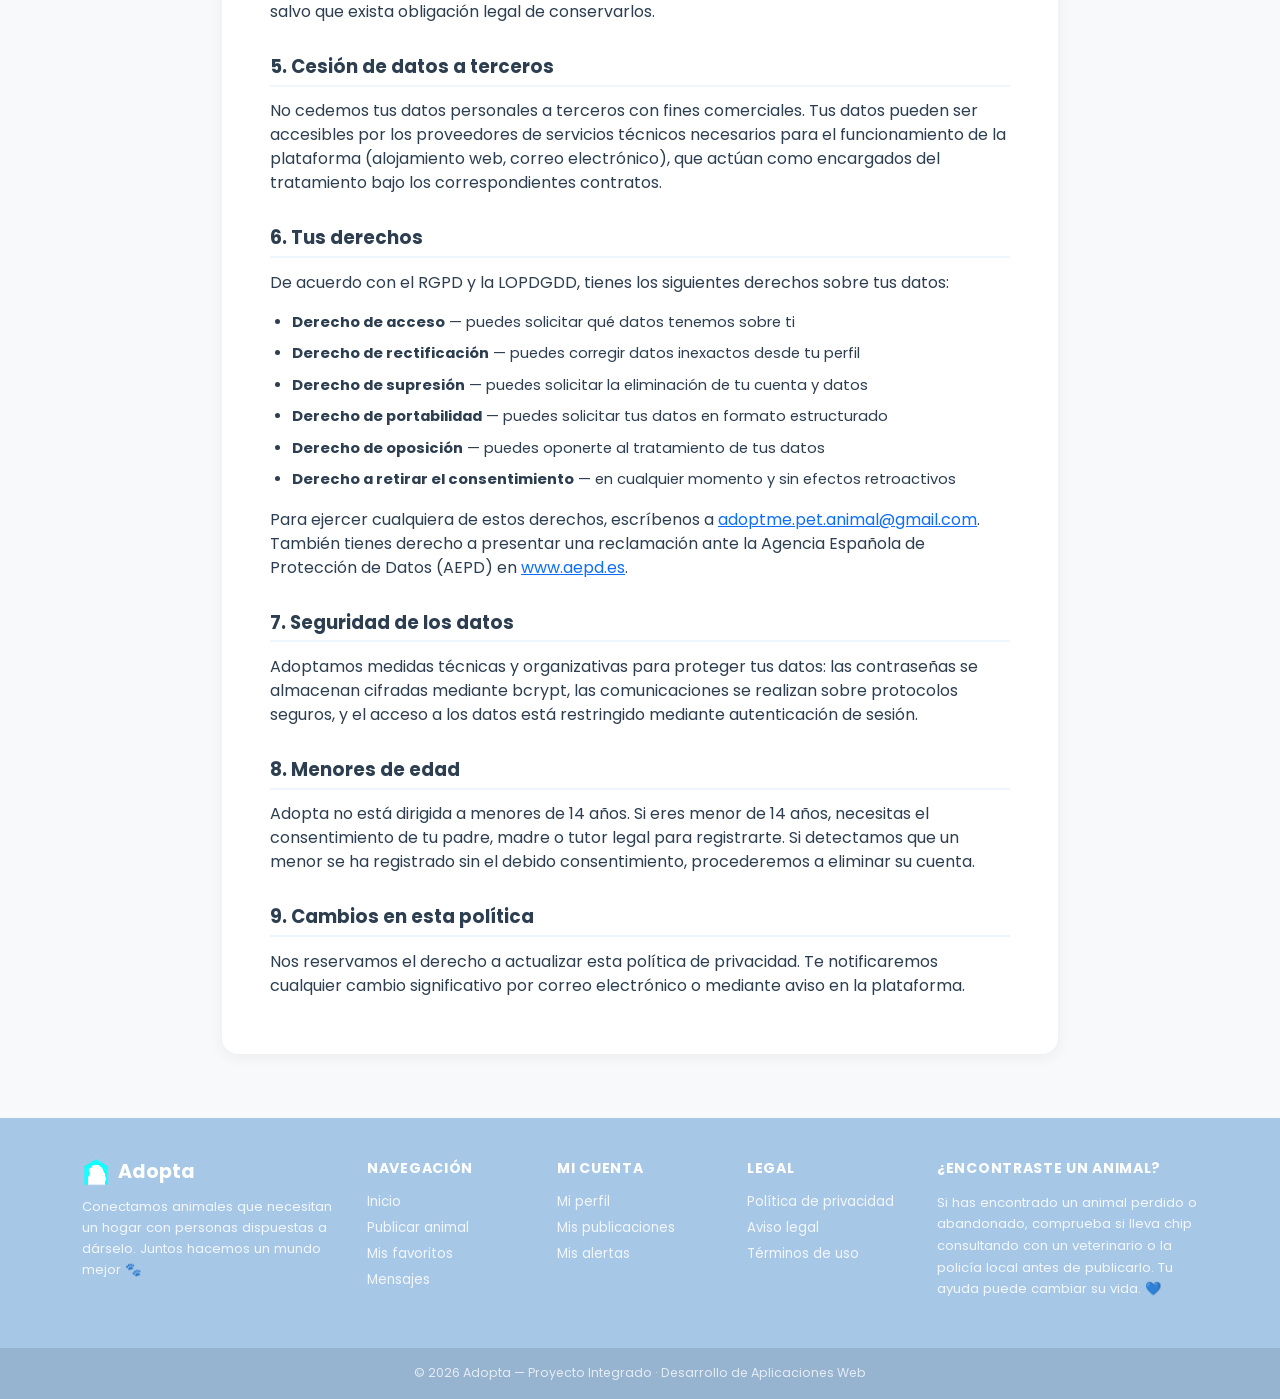
<file: public/privacidad.html>
<!DOCTYPE html>
<html lang="es">
<head>
  <meta charset="UTF-8" />
  <link rel="icon" type="image/png" href="assets/logo.png" />
  <meta property="og:title" content="Adopta 🐾 | Encuentra tu compañero ideal" />
  <meta property="og:description" content="Plataforma web full-stack para adopción responsable de animales, con geolocalización real, alertas automáticas y chat entre usuarios." />
  <meta property="og:image" content="https://adopta.pablorios.eu/assets/logo.png" />
  <meta property="og:url" content="https://adopta.pablorios.eu" />
  <meta property="og:type" content="website" />
  <meta name="viewport" content="width=device-width, initial-scale=1.0" />
  <title>Política de Privacidad | Adopta</title>
  <link href="https://cdn.jsdelivr.net/npm/bootstrap@5.3.2/dist/css/bootstrap.min.css" rel="stylesheet" />
  <link href="https://cdn.jsdelivr.net/npm/bootstrap-icons@1.11.1/font/bootstrap-icons.css" rel="stylesheet" />
  <link rel="stylesheet" href="assets/estilos.css" />
  <link href="https://fonts.googleapis.com/css2?family=Poppins:wght@400;500;600&display=swap" rel="stylesheet" />
</head>
<body>
  <nav class="navbar-adopciones">
    <a class="navbar-brand" href="index.html">
      <img src="assets/logo.png" alt="Logo" />
      <span>Adopta</span>
    </a>
  </nav>

  <main class="container my-5" style="max-width:860px;">
    <div class="legal-doc">
      <h1 class="legal-titulo">Política de Privacidad</h1>
      <p class="legal-fecha">Última actualización: julio de 2026</p>

      <div class="legal-aviso">
        <i class="bi bi-shield-lock-fill me-2"></i>
        En Adopta nos tomamos muy en serio la protección de tus datos personales.
        Esta política explica qué datos recogemos, para qué los usamos y cuáles son tus derechos.
      </div>

      <h2 class="legal-h2">1. Responsable del tratamiento</h2>
      <p>El responsable del tratamiento de los datos personales recogidos a través de esta plataforma es:</p>
      <div class="legal-tabla">
        <div class="legal-tabla-fila"><span>Titular</span><span>Pablo Ríos</span></div>
        <div class="legal-tabla-fila"><span>Contacto</span><span>adoptme.pet.animal@gmail.com</span></div>
        <div class="legal-tabla-fila"><span>Actividad</span><span>Plataforma de intermediación para adopción de animales</span></div>
      </div>

      <h2 class="legal-h2">2. Datos personales que recogemos</h2>
      <p>Al registrarte y usar Adopta, recogemos los siguientes datos:</p>
      <ul class="legal-lista">
        <li><strong>Nombre de usuario</strong> — identificación en la plataforma</li>
        <li><strong>Correo electrónico</strong> — comunicaciones y notificaciones</li>
        <li><strong>Fotografía de perfil</strong> — identificación visual (opcional)</li>
        <li><strong>Ubicación geográfica</strong> — municipio, provincia y comunidad autónoma para recomendaciones de cercanía</li>
        <li><strong>Contenido de publicaciones</strong> — nombre, descripción y fotografías de los animales publicados</li>
        <li><strong>Mensajes privados</strong> — comunicaciones entre usuarios dentro de la plataforma</li>
        <li><strong>Fecha de registro</strong> — gestión de la cuenta</li>
      </ul>
      <p>No recogemos datos de pago, datos bancarios ni datos especialmente sensibles como ideología, religión o salud.</p>

      <h2 class="legal-h2">3. Finalidad y base jurídica del tratamiento</h2>
      <div class="legal-tabla">
        <div class="legal-tabla-fila header"><span>Finalidad</span><span>Base jurídica</span></div>
        <div class="legal-tabla-fila"><span>Gestión de tu cuenta de usuario</span><span>Ejecución de contrato (Art. 6.1.b RGPD)</span></div>
        <div class="legal-tabla-fila"><span>Mostrar tus publicaciones a otros usuarios</span><span>Ejecución de contrato (Art. 6.1.b RGPD)</span></div>
        <div class="legal-tabla-fila"><span>Envío de notificaciones y alertas</span><span>Consentimiento (Art. 6.1.a RGPD)</span></div>
        <div class="legal-tabla-fila"><span>Recomendaciones de animales por proximidad</span><span>Consentimiento (Art. 6.1.a RGPD)</span></div>
        <div class="legal-tabla-fila"><span>Comunicaciones entre usuarios</span><span>Ejecución de contrato (Art. 6.1.b RGPD)</span></div>
      </div>

      <h2 class="legal-h2">4. Conservación de los datos</h2>
      <p>Tus datos se conservarán mientras tu cuenta esté activa. Si solicitas la eliminación de tu cuenta, procederemos a borrar todos tus datos personales en un plazo máximo de 30 días, salvo que exista obligación legal de conservarlos.</p>

      <h2 class="legal-h2">5. Cesión de datos a terceros</h2>
      <p>No cedemos tus datos personales a terceros con fines comerciales. Tus datos pueden ser accesibles por los proveedores de servicios técnicos necesarios para el funcionamiento de la plataforma (alojamiento web, correo electrónico), que actúan como encargados del tratamiento bajo los correspondientes contratos.</p>

      <h2 class="legal-h2">6. Tus derechos</h2>
      <p>De acuerdo con el RGPD y la LOPDGDD, tienes los siguientes derechos sobre tus datos:</p>
      <ul class="legal-lista">
        <li><strong>Derecho de acceso</strong> — puedes solicitar qué datos tenemos sobre ti</li>
        <li><strong>Derecho de rectificación</strong> — puedes corregir datos inexactos desde tu perfil</li>
        <li><strong>Derecho de supresión</strong> — puedes solicitar la eliminación de tu cuenta y datos</li>
        <li><strong>Derecho de portabilidad</strong> — puedes solicitar tus datos en formato estructurado</li>
        <li><strong>Derecho de oposición</strong> — puedes oponerte al tratamiento de tus datos</li>
        <li><strong>Derecho a retirar el consentimiento</strong> — en cualquier momento y sin efectos retroactivos</li>
      </ul>
      <p>Para ejercer cualquiera de estos derechos, escríbenos a <a href="mailto:adoptme.pet.animal@gmail.com">adoptme.pet.animal@gmail.com</a>. También tienes derecho a presentar una reclamación ante la Agencia Española de Protección de Datos (AEPD) en <a href="https://www.aepd.es" target="_blank">www.aepd.es</a>.</p>

      <h2 class="legal-h2">7. Seguridad de los datos</h2>
      <p>Adoptamos medidas técnicas y organizativas para proteger tus datos: las contraseñas se almacenan cifradas mediante bcrypt, las comunicaciones se realizan sobre protocolos seguros, y el acceso a los datos está restringido mediante autenticación de sesión.</p>

      <h2 class="legal-h2">8. Menores de edad</h2>
      <p>Adopta no está dirigida a menores de 14 años. Si eres menor de 14 años, necesitas el consentimiento de tu padre, madre o tutor legal para registrarte. Si detectamos que un menor se ha registrado sin el debido consentimiento, procederemos a eliminar su cuenta.</p>

      <h2 class="legal-h2">9. Cambios en esta política</h2>
      <p>Nos reservamos el derecho a actualizar esta política de privacidad. Te notificaremos cualquier cambio significativo por correo electrónico o mediante aviso en la plataforma.</p>
    </div>
  </main>
<script src="https://cdn.jsdelivr.net/npm/bootstrap@5.3.2/dist/js/bootstrap.bundle.min.js"></script>
<script src="assets/footer-common.js"></script>
</body>
</html>
</file>
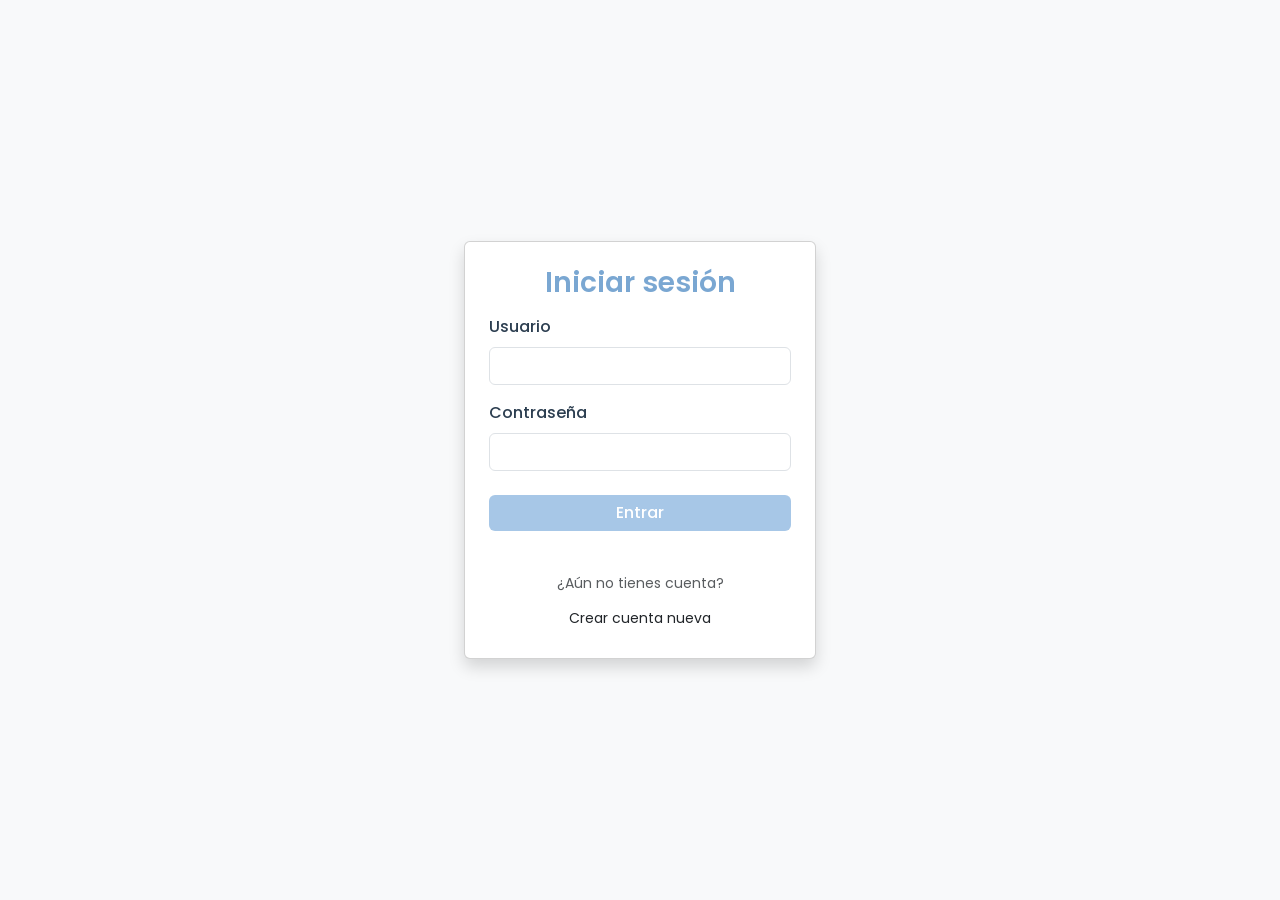
<file: public/publicaciones.html>
<!DOCTYPE html>
<html lang="es">
<head>
  <meta charset="UTF-8" />
  <link rel="icon" type="image/png" href="assets/logo.png" />
  <meta property="og:title" content="Adopta 🐾 | Encuentra tu compañero ideal" />
  <meta property="og:description" content="Plataforma web full-stack para adopción responsable de animales, con geolocalización real, alertas automáticas y chat entre usuarios." />
  <meta property="og:image" content="https://adopta.pablorios.eu/assets/logo.png" />
  <meta property="og:url" content="https://adopta.pablorios.eu" />
  <meta property="og:type" content="website" />
  <meta name="viewport" content="width=device-width, initial-scale=1.0" />
  <title>Tus publicaciones | Adopta</title>
  <link href="https://cdn.jsdelivr.net/npm/bootstrap@5.3.2/dist/css/bootstrap.min.css" rel="stylesheet" />
  <link href="https://cdn.jsdelivr.net/npm/bootstrap-icons@1.11.1/font/bootstrap-icons.css" rel="stylesheet" />
  <link rel="stylesheet" href="assets/estilos.css" />
  <link rel="stylesheet" href="assets/perfil-layout.css" />
  <link href="https://fonts.googleapis.com/css2?family=Poppins:wght@400;500;600&display=swap" rel="stylesheet" />
  <style>
    @media (max-width: 480px) {
      .acciones-card { flex-direction: column; }
      .acciones-card .btn { width: 100%; justify-content: center; }
      .pub-card .card-title { font-size: 0.85rem; }
    }
  </style>
</head>
<body>
  <nav class="navbar-adopciones">
    <a class="navbar-brand" href="index.html">
      <img src="assets/logo.png" alt="Logo" />
      <span>Adopta</span>
    </a>
    <div class="nav-icons">
      <i class="bi bi-heart-fill nav-item-icon"
         onclick="window.location.href='favoritos.html'" title="Favoritos"></i>
      <i class="bi bi-envelope-fill nav-item-icon"
         onclick="window.location.href='mensajes.html'" title="Buzón"></i>
      <span id="nombreUsuarioNav" class="navbar-usuario"
            onclick="window.location.href='perfil.html'"></span>
    </div>
  </nav>

  <div class="perfil-wrapper">
    <aside class="perfil-sidebar">
      <img id="avatarSidebar"
       src="data:image/svg+xml,%3Csvg xmlns='http://www.w3.org/2000/svg' width='100' height='100' viewBox='0 0 100 100'%3E%3Ccircle cx='50' cy='50' r='50' fill='%23a7c7e7'/%3E%3Ccircle cx='50' cy='38' r='18' fill='%23fff'/%3E%3Cellipse cx='50' cy='82' rx='28' ry='20' fill='%23fff'/%3E%3C/svg%3E"
       alt="Avatar" class="sidebar-avatar" />
      <p class="sidebar-nombre" id="sidebarNombre">Cargando...</p>
      <a href="perfil.html"        class="sidebar-btn"><i class="bi bi-person-circle"></i> Perfil</a>
      <a href="publicaciones.html" class="sidebar-btn activo"><i class="bi bi-card-image"></i> Tus publicaciones</a>
      <a href="favoritos.html"     class="sidebar-btn"><i class="bi bi-heart-fill"></i> Mis favoritos</a>
      <a href="mensajes.html"      class="sidebar-btn"><i class="bi bi-chat-dots-fill"></i> Bandeja de mensajes</a>
      <a href="alertas.html"       class="sidebar-btn"><i class="bi bi-bell-fill"></i> Mis alertas</a>
      <div class="sidebar-divider"></div>
      <button class="sidebar-btn btn-cerrar-sesion" id="btnCerrarSesion">
        <i class="bi bi-box-arrow-right"></i> Cerrar sesión
      </button>
    </aside>

    <main class="perfil-contenido">
      <h4 class="panel-titulo"><i class="bi bi-card-image me-2"></i>Tus publicaciones</h4>
      <div class="row g-3" id="listaMisPublicaciones">
        <p class="text-muted text-center">Cargando...</p>
      </div>
    </main>
  </div>

  <!-- MODAL EDITAR -->
  <div class="modal fade" id="modalEditarPublicacion" tabindex="-1">
    <div class="modal-dialog modal-lg">
      <div class="modal-content border-0 shadow">
        <div class="modal-header border-0">
          <h5 class="modal-title titulo-principal">✏️ Editar publicación</h5>
          <button type="button" class="btn-close" data-bs-dismiss="modal"></button>
        </div>
        <div class="modal-body">
          <form id="formEditarPublicacion" enctype="multipart/form-data">
            <input type="hidden" id="editPubId" name="idMascota" />
            <div class="mb-3">
              <label class="form-label form-edit-label">Nombre</label>
              <input type="text" id="editPubNombre" name="nombreMascota" class="form-control" required />
            </div>
            <div class="row g-3">
              <div class="col-6">
                <label class="form-label form-edit-label">Especie</label>
                <select id="editPubEspecie" name="especieMascota" class="form-select" required>
                  <option>Perro</option><option>Gato</option>
                  <option>Ave</option><option>Reptil</option>
                </select>
              </div>
              <div class="col-6">
                <label class="form-label form-edit-label">Sexo</label>
                <select id="editPubSexo" name="sexoMascota" class="form-select" required>
                  <option>Macho</option><option>Hembra</option>
                </select>
              </div>
            </div>
            <div class="row g-3 mt-1">
              <div class="col-6">
                <label class="form-label form-edit-label">Edad (años)</label>
                <input type="number" min="0" id="editPubEdad" name="edadMascota" class="form-control" required />
              </div>
              <div class="col-6">
                <label class="form-label form-edit-label">Raza</label>
                <input type="text" id="editPubRaza" name="razaMascota" class="form-control" required />
              </div>
            </div>
            <div class="mb-3 mt-3">
              <label class="form-label form-edit-label">Descripción</label>
              <textarea id="editPubDescripcion" name="descripcionMascota" class="form-control" rows="3" required></textarea>
            </div>
            <div class="mb-1">
              <label class="form-label form-edit-label">Lugar de publicación</label>
            </div>
            <div class="row g-2 mb-3">
              <div class="col-12 col-md-4">
                <select id="editPubComunidad" class="form-select">
                  <option value="">Comunidad Autónoma</option>
                  <option>Andalucía</option><option>Aragón</option><option>Asturias</option>
                  <option>Baleares</option><option>Canarias</option><option>Cantabria</option>
                  <option>Castilla-La Mancha</option><option>Castilla y León</option>
                  <option>Cataluña</option><option>Ceuta</option>
                  <option>Comunidad de Madrid</option><option>Comunidad Foral de Navarra</option>
                  <option>Comunidad Valenciana</option><option>Extremadura</option>
                  <option>Galicia</option><option>La Rioja</option>
                  <option>Melilla</option><option>País Vasco</option>
                  <option>Región de Murcia</option>
                </select>
              </div>
              <div class="col-12 col-md-4">
                <select id="editPubProvincia" class="form-select" disabled>
                  <option value="">Provincia</option>
                </select>
              </div>
              <div class="col-12 col-md-4">
                <select id="editPubMunicipio" class="form-select" disabled>
                  <option value="">Municipio</option>
                </select>
              </div>
            </div>
            <input type="hidden" name="lugarMascota" id="editPubLugar" />
            <div class="mb-3">
              <label class="form-label form-edit-label">Estado</label>
              <select id="editPubEstado" name="estadoAdopcionMascota" class="form-select" required>
                <option>En adopción</option><option>Perdido</option><option>Abandonado</option>
              </select>
            </div>
            <div class="mb-3">
              <label class="form-label form-edit-label">Cambiar foto <small class="text-muted">(opcional)</small></label>
              <input type="file" name="foto1" class="form-control" accept="image/*" />
            </div>
            <div id="msgEditarPub" class="text-center mb-2" style="min-height:1.4em;font-size:0.9rem;"></div>
            <button type="submit" class="btn btn-principal w-100">
              <i class="bi bi-floppy2-fill me-1"></i> Guardar cambios
            </button>
          </form>
        </div>
      </div>
    </div>
  </div>

  <script src="https://cdn.jsdelivr.net/npm/bootstrap@5.3.2/dist/js/bootstrap.bundle.min.js"></script>
  <script src="assets/perfil-common.js"></script>
  <script>

    function formatFecha(f) {
      if (!f) return "";
      const partes = String(f).slice(0, 10).split("-");
      if (partes.length !== 3) return f;
      const [y, mes, d] = partes;
      return `${d}/${mes}/${y.slice(2)}`;
    }

    function badgeColor(e) {
      if (e === "En adopción") return "bg-success";
      if (e === "Perdido")     return "bg-warning text-dark";
      if (e === "Abandonado")  return "bg-danger";
      if (e === "Adoptado")    return "bg-info text-dark";
      return "bg-secondary";
    }

    async function cargarMisPublicaciones() {
      const cont = document.getElementById("listaMisPublicaciones");
      cont.innerHTML = "<p class='text-muted text-center'>Cargando...</p>";
      try {
        const res   = await fetch("php/misPublicaciones.php");
        const lista = await res.json();
        cont.innerHTML = "";

        if (!lista.length) {
          cont.innerHTML = `<div class="vacio-msg col-12">
            <i class="bi bi-card-image"></i>
            <p>Aún no has publicado ningún animal.</p>
          </div>`;
          return;
        }

        lista.forEach(m => {
          const inicial     = (m.nombrePublicador || '?')[0].toUpperCase();
          const tieneF      = parseInt(m.tieneFoto) === 1;
          const avatarAutor = tieneF
            ? `<img src="php/verFotoPerfil.php?id=${m.idPublicador}" alt="${m.nombrePublicador}" />`
            : `<span class="avatar-inicial">${inicial}</span>`;

          const adoptado = parseInt(m.adoptado) === 1;

          const col = document.createElement("div");
          col.className = "col-6 col-md-4 col-lg-3 pub-card";
          col.id = `pubcard-${m.idMascota}`;
          col.innerHTML = `
            <div class="card h-100">
              <div class="img-wrapper" style="cursor:pointer;">
                <img src="php/verImagen.php?id=${m.idMascota}"
                     alt="${m.nombreMascota}"
                     onerror="this.src='assets/no-imagen.png'">
                ${adoptado ? '<div class="overlay-adoptado"><span>Adoptado</span></div>' : ""}
              </div>
              <div class="card-body d-flex flex-column">
                <h6 class="card-title mb-1">${m.nombreMascota}</h6>
                <p class="text-muted small mb-1">
                  <i class="bi bi-geo-alt-fill text-danger"></i> ${m.lugarMascota || ""}
                </p>
                <p class="text-muted small mb-1">
                  <i class="bi bi-calendar3"></i> ${formatFecha(m.fechaPublicacionMascota)}
                </p>
                <div class="pub-autor mb-2">
                  ${avatarAutor}
                  <span>${m.nombrePublicador || "Tú"}</span>
                </div>
                <div class="mt-auto pt-2">
                  <div class="mb-2">
                    <span class="badge ${badgeColor(m.estadoAdopcionMascota)} badge-estado">
                      ${m.estadoAdopcionMascota}
                    </span>
                  </div>
                  <div class="d-flex gap-1 flex-wrap acciones-card">
                    ${adoptado
                      ? `<span class="badge bg-success py-2">✓ Adoptado</span>`
                      : `<button class="btn btn-sm btn-success btn-adoptado">
                           <i class="bi bi-check2-circle"></i> Adoptado
                         </button>`
                    }
                    <button class="btn btn-sm btn-outline-primary btn-editar">
                      <i class="bi bi-pencil-fill"></i>
                    </button>
                    <button class="btn btn-sm btn-outline-danger btn-eliminar">
                      <i class="bi bi-trash3-fill"></i>
                    </button>
                  </div>
                </div>
              </div>
            </div>`;

          col.querySelector(".img-wrapper").addEventListener("click", () => {
            window.location.href = `mascota.html?id=${m.idMascota}`;
          });

          const btnAdoptado = col.querySelector(".btn-adoptado");
          if (btnAdoptado) {
            btnAdoptado.addEventListener("click", () =>
              marcarAdoptado(m.idMascota, m.nombreMascota, col));
          }

          col.querySelector(".btn-editar").addEventListener("click", () => abrirEdicion(m));
          col.querySelector(".btn-eliminar").addEventListener("click", () =>
            confirmarEliminar(m.idMascota, m.nombreMascota, col));

          cont.appendChild(col);
        });

      } catch(err) {
        console.error("Error al cargar publicaciones:", err);
        cont.innerHTML = "<p class='text-danger text-center'>Error al cargar publicaciones.</p>";
      }
    }

    async function marcarAdoptado(id, nombre, col) {
      if (!confirm(`¿Confirmas que "${nombre}" ya ha sido adoptado?`)) return;
      const datos = new FormData();
      datos.append("idMascota", id);
      try {
        const res   = await fetch("php/marcarAdoptado.php", { method: "POST", body: datos });
        const texto = await res.text();
        if (texto.trim() === "success") {
          const wrapper = col.querySelector(".img-wrapper");
          if (wrapper && !wrapper.querySelector(".overlay-adoptado")) {
            const overlay = document.createElement("div");
            overlay.className = "overlay-adoptado";
            overlay.innerHTML = "<span>Adoptado</span>";
            wrapper.appendChild(overlay);
          }
          const btnAdoptado = col.querySelector(".btn-adoptado");
          if (btnAdoptado) {
            const badge = document.createElement("span");
            badge.className = "badge bg-success py-2";
            badge.textContent = "✓ Adoptado";
            btnAdoptado.replaceWith(badge);
          }
          const badgeEstado = col.querySelector(".badge-estado");
          if (badgeEstado) {
            badgeEstado.className = "badge bg-info text-dark badge-estado";
            badgeEstado.textContent = "Adoptado";
          }
        } else {
          alert("Error: " + texto);
        }
      } catch(err) {
        alert("Error al conectar con el servidor.");
      }
    }

    function confirmarEliminar(id, nombre, col) {
      if (!confirm(`¿Seguro que quieres eliminar la publicación de "${nombre}"?\nEsta acción no se puede deshacer.`)) return;
      eliminarPublicacion(id, col);
    }

    async function eliminarPublicacion(id, col) {
      try {
        const datos = new FormData();
        datos.append("idMascota", id);
        const res   = await fetch("php/eliminarPublicacion.php", { method: "POST", body: datos });
        const texto = await res.text();
        if (texto.trim() === "success") {
          col.style.transition = "opacity 0.3s";
          col.style.opacity    = "0";
          setTimeout(() => col.remove(), 300);
        } else {
          alert("Error al eliminar: " + texto);
        }
      } catch(err) {
        alert("Error al conectar con el servidor.");
      }
    }

    function abrirEdicion(m) {
      document.getElementById("editPubId").value          = m.idMascota;
      document.getElementById("editPubNombre").value      = m.nombreMascota;
      document.getElementById("editPubEspecie").value     = m.especieMascota;
      document.getElementById("editPubSexo").value        = m.sexoMascota;
      document.getElementById("editPubEdad").value        = m.edadMascota;
      document.getElementById("editPubRaza").value        = m.razaMascota;
      document.getElementById("editPubDescripcion").value = m.descripcionMascota;
      document.getElementById("editPubEstado").value      = m.estadoAdopcionMascota;
      document.getElementById("msgEditarPub").textContent = "";

      const partes    = (m.lugarMascota || "").split(",").map(s => s.trim());
      const comunidad = partes[0] || "";
      const provincia = partes[1] || "";
      const municipio = partes[2] || "";

      const selCom = document.getElementById("editPubComunidad");
      const selPro = document.getElementById("editPubProvincia");
      const selMun = document.getElementById("editPubMunicipio");

      selCom.value = comunidad;
      selPro.innerHTML = '<option value="">Provincia</option>';
      selPro.disabled  = !comunidad;
      if (comunidad && datosMapa[comunidad]) {
        Object.keys(datosMapa[comunidad]).forEach(p => {
          const o = document.createElement("option");
          o.value = p; o.textContent = p; selPro.appendChild(o);
        });
        selPro.value = provincia;
      }
      selMun.innerHTML = '<option value="">Municipio</option>';
      selMun.disabled  = !provincia;
      if (comunidad && provincia && datosMapa[comunidad]?.[provincia]) {
        datosMapa[comunidad][provincia].forEach(mu => {
          const o = document.createElement("option");
          o.value = mu; o.textContent = mu; selMun.appendChild(o);
        });
        selMun.value = municipio;
      }
      document.getElementById("editPubLugar").value = m.lugarMascota || "";
      new bootstrap.Modal(document.getElementById("modalEditarPublicacion")).show();
    }

    document.getElementById("editPubComunidad").addEventListener("change", () => {
      const com    = document.getElementById("editPubComunidad").value;
      const selPro = document.getElementById("editPubProvincia");
      const selMun = document.getElementById("editPubMunicipio");
      selPro.innerHTML = '<option value="">Provincia</option>';
      selMun.innerHTML = '<option value="">Municipio</option>';
      selPro.disabled = !com; selMun.disabled = true;
      document.getElementById("editPubLugar").value = "";
      if (com && datosMapa[com]) Object.keys(datosMapa[com]).forEach(p => {
        const o = document.createElement("option");
        o.value = p; o.textContent = p; selPro.appendChild(o);
      });
    });

    document.getElementById("editPubProvincia").addEventListener("change", () => {
      const com    = document.getElementById("editPubComunidad").value;
      const prov   = document.getElementById("editPubProvincia").value;
      const selMun = document.getElementById("editPubMunicipio");
      selMun.innerHTML = '<option value="">Municipio</option>';
      selMun.disabled  = !prov;
      document.getElementById("editPubLugar").value = "";
      if (com && prov && datosMapa[com]?.[prov]) datosMapa[com][prov].forEach(mu => {
        const o = document.createElement("option");
        o.value = mu; o.textContent = mu; selMun.appendChild(o);
      });
    });

    document.getElementById("editPubMunicipio").addEventListener("change", () => {
      const com  = document.getElementById("editPubComunidad").value;
      const prov = document.getElementById("editPubProvincia").value;
      const mun  = document.getElementById("editPubMunicipio").value;
      document.getElementById("editPubLugar").value = `${com}, ${prov}, ${mun}`;
    });

    document.getElementById("formEditarPublicacion").addEventListener("submit", async e => {
      e.preventDefault();
      const msg   = document.getElementById("msgEditarPub");
      const datos = new FormData(e.target);
      if (!document.getElementById("editPubLugar").value) {
        msg.className   = "text-danger";
        msg.textContent = "Por favor selecciona Comunidad, Provincia y Municipio.";
        return;
      }
      try {
        const res   = await fetch("php/editarPublicacion.php", { method: "POST", body: datos });
        const texto = await res.text();
        if (texto.trim() === "success") {
          msg.className   = "text-success";
          msg.textContent = "✅ Publicación actualizada.";
          cargarMisPublicaciones();
          setTimeout(() =>
            bootstrap.Modal.getInstance(
              document.getElementById("modalEditarPublicacion")).hide(), 1200);
        } else {
          msg.className   = "text-danger";
          msg.textContent = texto;
        }
      } catch {
        msg.className   = "text-danger";
        msg.textContent = "Error al conectar con el servidor.";
      }
    });

    inicializar().then(() => cargarMisPublicaciones());
  </script>
  <script src="assets/footer-common.js"></script>
</body>
</html>
</file>
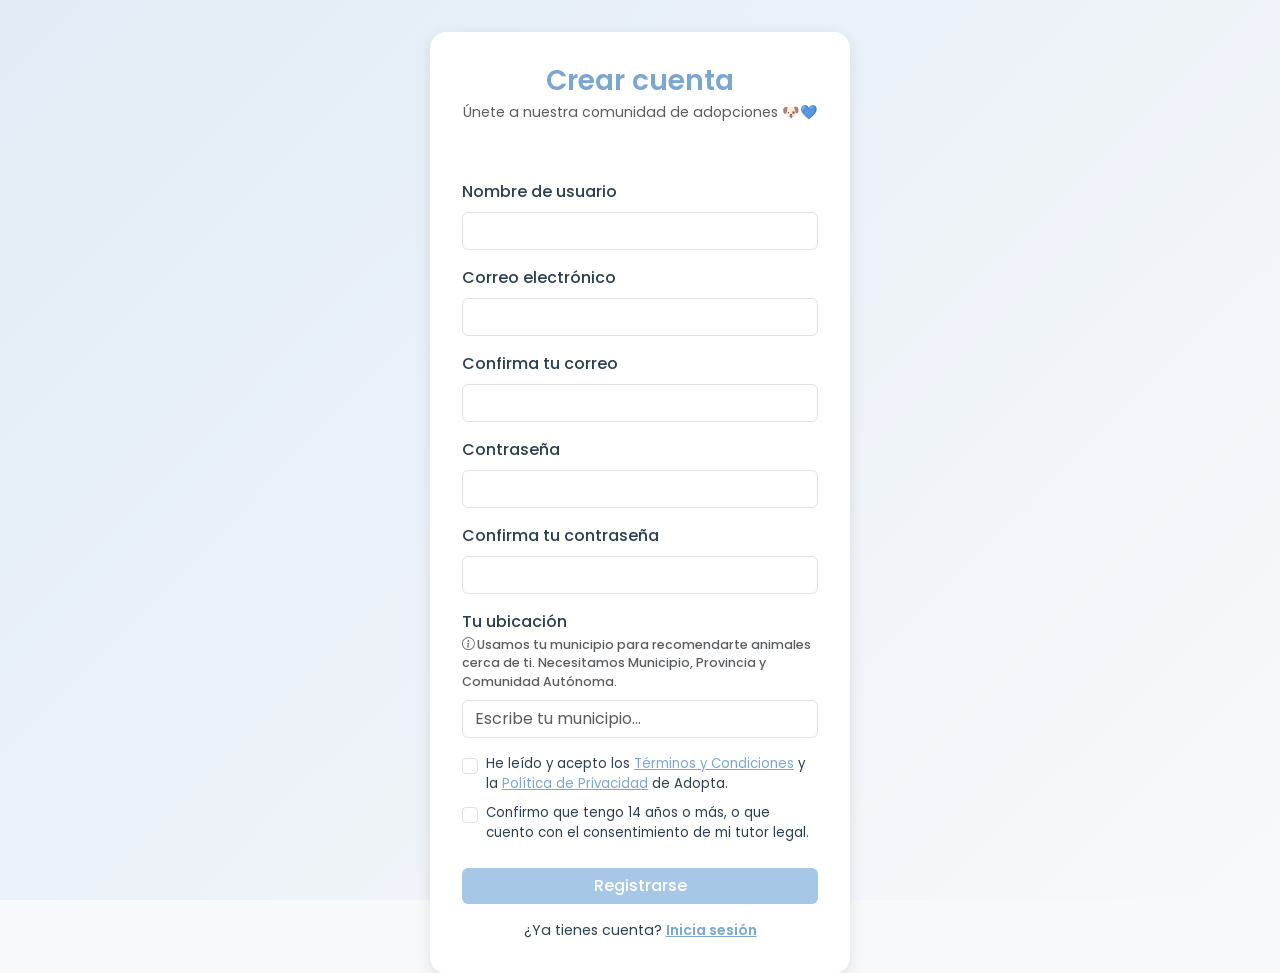
<file: public/registro.html>
<!DOCTYPE html>
<html lang="es">
<head>
  <meta charset="UTF-8" />
  <link rel="icon" type="image/png" href="assets/logo.png" />
  <meta property="og:title" content="Adopta 🐾 | Encuentra tu compañero ideal" />
  <meta property="og:description" content="Plataforma web full-stack para adopción responsable de animales, con geolocalización real, alertas automáticas y chat entre usuarios." />
  <meta property="og:image" content="https://adopta.pablorios.eu/assets/logo.png" />
  <meta property="og:url" content="https://adopta.pablorios.eu" />
  <meta property="og:type" content="website" />
  <meta name="viewport" content="width=device-width, initial-scale=1.0" />
  <title>Crear cuenta | Adopta</title>
  <link href="https://cdn.jsdelivr.net/npm/bootstrap@5.3.2/dist/css/bootstrap.min.css" rel="stylesheet" />
  <link href="https://cdn.jsdelivr.net/npm/bootstrap-icons@1.11.1/font/bootstrap-icons.css" rel="stylesheet" />
  <link rel="stylesheet" href="assets/estilos.css" />
  <link href="https://fonts.googleapis.com/css2?family=Poppins:wght@400;500;600&display=swap" rel="stylesheet" />
  <style>
    .ubicacion-registro-wrapper { position: relative; }
    .sugerencias-registro {
      position: absolute;
      top: 100%; left: 0; right: 0;
      background: #fff;
      border: 1px solid #d0e4f5;
      border-top: none;
      border-radius: 0 0 10px 10px;
      max-height: 200px;
      overflow-y: auto;
      z-index: 500;
      box-shadow: 0 4px 12px rgba(0,0,0,0.08);
      display: none;
    }
    .sugerencia-reg-item {
      padding: 0.6rem 0.9rem;
      cursor: pointer;
      font-size: 0.86rem;
      border-bottom: 1px solid #f0f4f8;
    }
    .sugerencia-reg-item:hover { background: #eef5fc; }
  </style>
</head>
<body>
  <div class="section-central" style="min-height:100vh;padding:2rem 0;">
    <div class="card-form" style="max-width:420px;">
      <h3 class="titulo-principal text-center mb-1">Crear cuenta</h3>
      <p class="text-center text-muted mb-4" style="font-size:0.88rem;">
        Únete a nuestra comunidad de adopciones 🐶💙
      </p>

      <div id="msgRegistro" class="text-danger text-center mb-3"
           style="min-height:1.2em;font-size:0.88rem;"></div>

      <div class="mb-3">
        <label class="form-label">Nombre de usuario</label>
        <input type="text" id="nombreUsuario" class="form-control" required>
      </div>
      <div class="mb-3">
        <label class="form-label">Correo electrónico</label>
        <input type="email" id="emailUsuario" class="form-control" required>
      </div>
      <div class="mb-3">
        <label class="form-label">Confirma tu correo</label>
        <input type="email" id="emailUsuario2" class="form-control" required>
      </div>
      <div class="mb-3">
        <label class="form-label">Contraseña</label>
        <input type="password" id="contrasenaUsuario" class="form-control" required>
      </div>
      <div class="mb-3">
        <label class="form-label">Confirma tu contraseña</label>
        <input type="password" id="contrasena2" class="form-control" required>
      </div>

      <!-- UBICACIÓN OBLIGATORIA -->
      <div class="mb-3">
        <label class="form-label">
          Tu ubicación
          <small class="d-block text-muted" style="font-size:0.78rem;margin-top:2px;">
            <i class="bi bi-info-circle"></i>
            Usamos tu municipio para recomendarte animales cerca de ti.
            Necesitamos Municipio, Provincia y Comunidad Autónoma.
          </small>
        </label>
        <div class="ubicacion-registro-wrapper">
          <input type="text" id="buscadorUbicacionReg" class="form-control"
                 placeholder="Escribe tu municipio..." autocomplete="off" required>
          <div class="sugerencias-registro" id="sugerenciasRegistro"></div>
        </div>
        <div id="ubicacionRegConfirmada" class="mt-2 d-none"
             style="background:#eef5fc;border-radius:8px;padding:0.5rem 0.8rem;
                    font-size:0.83rem;color:var(--color-principal-oscuro);">
          <i class="bi bi-geo-alt-fill text-danger"></i>
          <span id="textoUbicacionReg"></span>
        </div>
        <div id="errorUbicacionReg" class="text-danger mt-1 d-none"
             style="font-size:0.82rem;"></div>
      </div>
      <input type="hidden" id="lugarUsuario">
      <input type="hidden" id="municipioUsuario">
      <input type="hidden" id="provinciaUsuario">
      <input type="hidden" id="comunidadUsuario">
      <input type="hidden" id="latitudUsuario">
      <input type="hidden" id="longitudUsuario">

      <!-- ACEPTACIÓN LEGAL -->
      <div class="mb-3">
        <div class="form-check">
          <input class="form-check-input" type="checkbox" id="checkTerminos">
          <label class="form-check-label" for="checkTerminos" style="font-size:0.83rem;">
            He leído y acepto los
            <a href="terminos.html" target="_blank"
               style="color:var(--color-principal-oscuro);">Términos y Condiciones</a>
            y la
            <a href="privacidad.html" target="_blank"
               style="color:var(--color-principal-oscuro);">Política de Privacidad</a>
            de Adopta.
          </label>
        </div>
        <div class="form-check mt-2">
          <input class="form-check-input" type="checkbox" id="checkMayor">
          <label class="form-check-label" for="checkMayor" style="font-size:0.83rem;">
            Confirmo que tengo 14 años o más, o que cuento con el consentimiento
            de mi tutor legal.
          </label>
        </div>
      </div>

      <button class="btn btn-principal w-100 mt-2" id="btnRegistrar">Registrarse</button>

      <div class="text-center mt-3" style="font-size:0.88rem;">
        ¿Ya tienes cuenta?
        <a href="login.html" class="fw-semibold"
           style="color:var(--color-principal-oscuro);">Inicia sesión</a>
      </div>
    </div>
  </div>

  <script src="assets/ubicacion-common.js"></script>
  <script>
    let ubicacionRegistroValida = false;
    let timeoutReg = null;

    const inputReg = document.getElementById('buscadorUbicacionReg');
    const sugerReg = document.getElementById('sugerenciasRegistro');

    inputReg.addEventListener('input', () => {
      ubicacionRegistroValida = false;
      document.getElementById('ubicacionRegConfirmada').classList.add('d-none');
      document.getElementById('errorUbicacionReg').classList.add('d-none');
      document.getElementById('lugarUsuario').value     = '';
      document.getElementById('municipioUsuario').value = '';
      document.getElementById('provinciaUsuario').value = '';
      document.getElementById('comunidadUsuario').value = '';
      document.getElementById('latitudUsuario').value   = '';
      document.getElementById('longitudUsuario').value  = '';

      const texto = inputReg.value.trim();
      clearTimeout(timeoutReg);
      if (texto.length < 2) { sugerReg.style.display = 'none'; return; }

      timeoutReg = setTimeout(async () => {
        const resultados = await buscarUbicaciones(texto);
        sugerReg.innerHTML = '';
        if (!resultados.length) { sugerReg.style.display = 'none'; return; }

        resultados.forEach(lugar => {
          const ubic = extraerUbicacionDesdeNominatim(lugar);
          if (!ubic.municipio || !ubic.provincia || !ubic.comunidad) return;
          const div = document.createElement('div');
          div.className   = 'sugerencia-reg-item';
          div.textContent = ubic.texto;
          div.addEventListener('click', () => seleccionarUbicacionReg(lugar));
          sugerReg.appendChild(div);
        });

        sugerReg.style.display = sugerReg.children.length ? 'block' : 'none';
      }, 400);
    });

    document.addEventListener('click', e => {
      if (!e.target.closest('.ubicacion-registro-wrapper')) {
        sugerReg.style.display = 'none';
      }
    });

    function seleccionarUbicacionReg(lugar) {
      const ubic = extraerUbicacionDesdeNominatim(lugar);

      if (!ubic.municipio || !ubic.provincia || !ubic.comunidad) {
        const err = document.getElementById('errorUbicacionReg');
        err.textContent = 'Por favor selecciona un municipio más específico que incluya Municipio, Provincia y Comunidad Autónoma.';
        err.classList.remove('d-none');
        ubicacionRegistroValida = false;
        return;
      }

      document.getElementById('lugarUsuario').value     = ubic.texto;
      document.getElementById('municipioUsuario').value = ubic.municipio;
      document.getElementById('provinciaUsuario').value = ubic.provincia;
      document.getElementById('comunidadUsuario').value = ubic.comunidad;
      document.getElementById('latitudUsuario').value   = ubic.lat;
      document.getElementById('longitudUsuario').value  = ubic.lon;

      inputReg.value = ubic.texto;
      sugerReg.style.display = 'none';

      const conf = document.getElementById('ubicacionRegConfirmada');
      document.getElementById('textoUbicacionReg').textContent = ubic.texto;
      conf.classList.remove('d-none');
      document.getElementById('errorUbicacionReg').classList.add('d-none');
      ubicacionRegistroValida = true;
    }

    document.getElementById('btnRegistrar').addEventListener('click', async () => {
      const msg = document.getElementById('msgRegistro');
      msg.textContent = '';

      if (!document.getElementById('checkTerminos').checked) {
        msg.textContent = 'Debes aceptar los Términos y Condiciones y la Política de Privacidad para registrarte.';
        return;
      }
      if (!document.getElementById('checkMayor').checked) {
        msg.textContent = 'Debes confirmar que tienes 14 años o más para registrarte.';
        return;
      }
      if (!ubicacionRegistroValida) {
        msg.textContent = 'Por favor selecciona tu municipio, provincia y comunidad autónoma en el buscador de ubicación.';
        return;
      }

      const datos = new FormData();
      datos.append('nombreUsuario',     document.getElementById('nombreUsuario').value.trim());
      datos.append('emailUsuario',      document.getElementById('emailUsuario').value.trim());
      datos.append('emailUsuario2',     document.getElementById('emailUsuario2').value.trim());
      datos.append('contrasenaUsuario', document.getElementById('contrasenaUsuario').value);
      datos.append('contrasena2',       document.getElementById('contrasena2').value);
      datos.append('lugarUsuario',      document.getElementById('lugarUsuario').value);
      datos.append('municipioUsuario',  document.getElementById('municipioUsuario').value);
      datos.append('provinciaUsuario',  document.getElementById('provinciaUsuario').value);
      datos.append('comunidadUsuario',  document.getElementById('comunidadUsuario').value);
      datos.append('latitudUsuario',    document.getElementById('latitudUsuario').value);
      datos.append('longitudUsuario',   document.getElementById('longitudUsuario').value);

      try {
        const res  = await fetch('php/registro.php', { method: 'POST', body: datos });
        const data = await res.json();
        if (data.ok) {
          window.location.href = 'login.html';
        } else {
          msg.textContent = data.error || 'Error al registrar.';
        }
      } catch {
        msg.textContent = 'Error al conectar con el servidor.';
      }
    });
  </script>
</body>
</html>
</file>
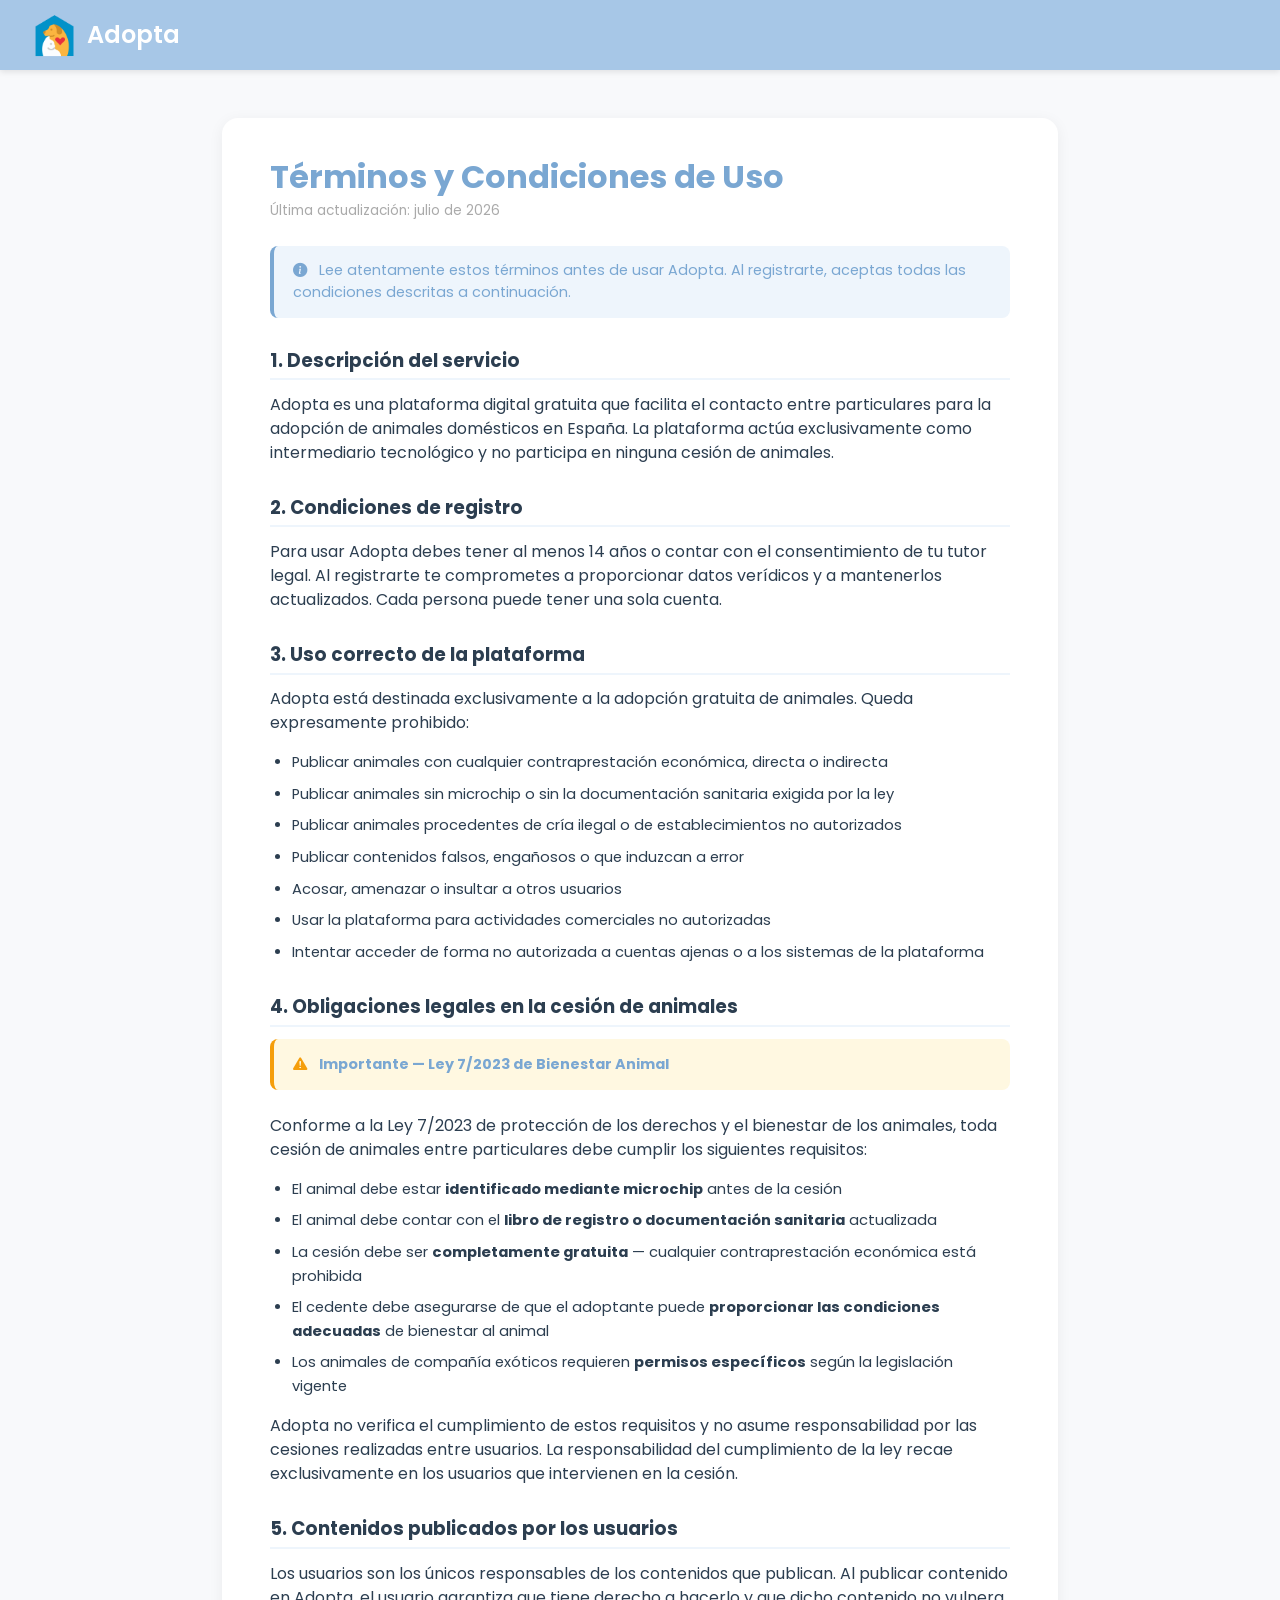
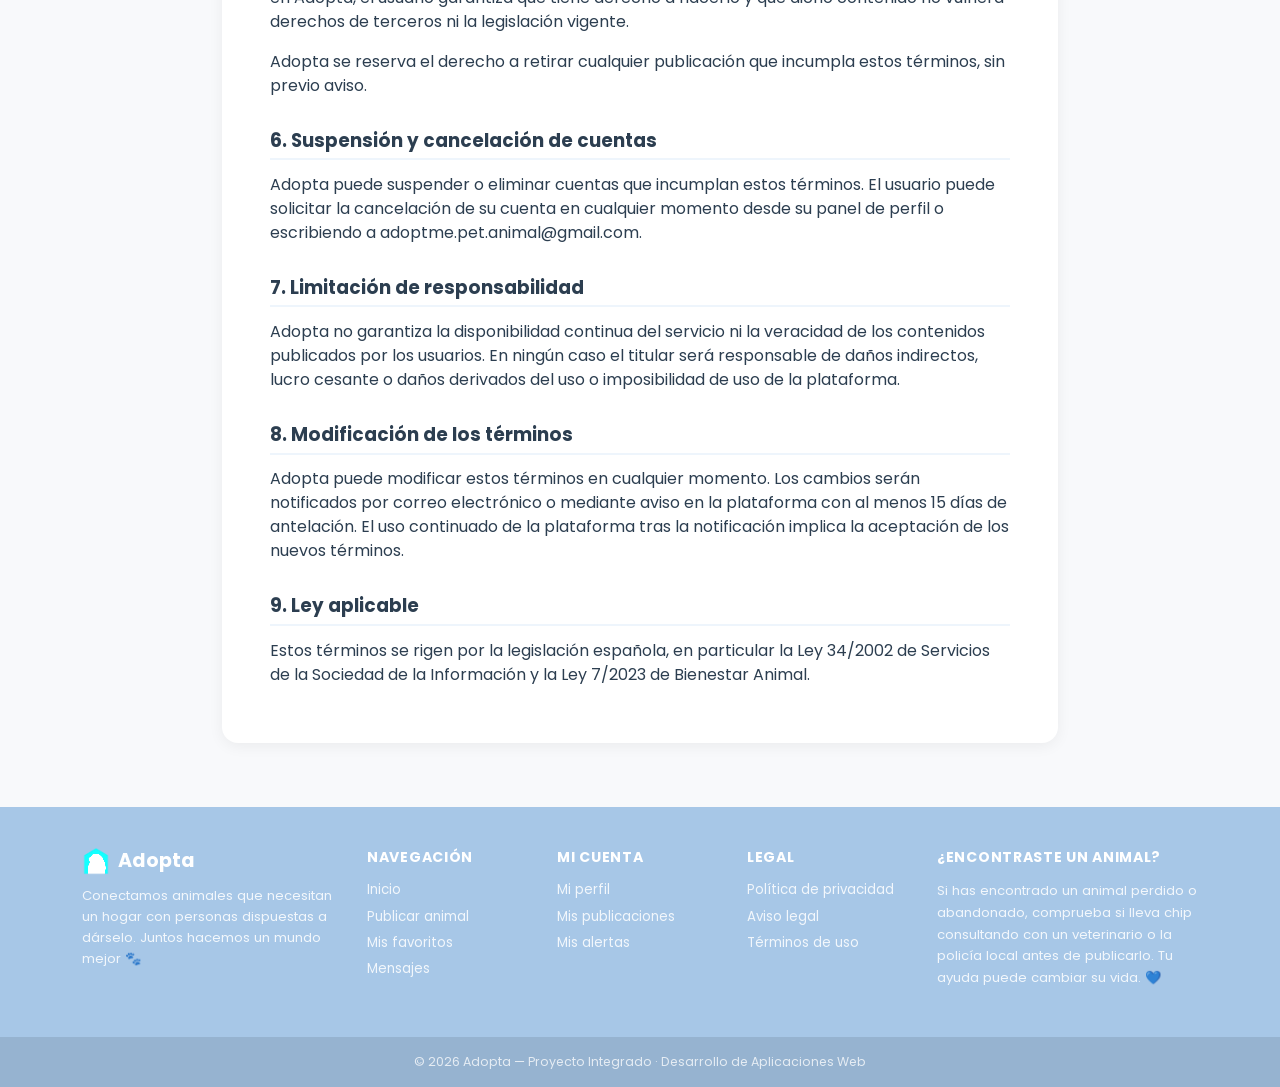
<file: public/terminos.html>
<!DOCTYPE html>
<html lang="es">
<head>
  <meta charset="UTF-8" />
  <link rel="icon" type="image/png" href="assets/logo.png" />
  <meta property="og:title" content="Adopta 🐾 | Encuentra tu compañero ideal" />
  <meta property="og:description" content="Plataforma web full-stack para adopción responsable de animales, con geolocalización real, alertas automáticas y chat entre usuarios." />
  <meta property="og:image" content="https://adopta.pablorios.eu/assets/logo.png" />
  <meta property="og:url" content="https://adopta.pablorios.eu" />
  <meta property="og:type" content="website" />
  <meta name="viewport" content="width=device-width, initial-scale=1.0" />
  <title>Términos y Condiciones | Adopta</title>
  <link href="https://cdn.jsdelivr.net/npm/bootstrap@5.3.2/dist/css/bootstrap.min.css" rel="stylesheet" />
  <link href="https://cdn.jsdelivr.net/npm/bootstrap-icons@1.11.1/font/bootstrap-icons.css" rel="stylesheet" />
  <link rel="stylesheet" href="assets/estilos.css" />
  <link href="https://fonts.googleapis.com/css2?family=Poppins:wght@400;500;600&display=swap" rel="stylesheet" />
</head>
<body>
  <nav class="navbar-adopciones">
    <a class="navbar-brand" href="index.html">
      <img src="assets/logo.png" alt="Logo" />
      <span>Adopta</span>
    </a>
  </nav>

  <main class="container my-5" style="max-width:860px;">
    <div class="legal-doc">
      <h1 class="legal-titulo">Términos y Condiciones de Uso</h1>
      <p class="legal-fecha">Última actualización: julio de 2026</p>

      <div class="legal-aviso">
        <i class="bi bi-info-circle-fill me-2"></i>
        Lee atentamente estos términos antes de usar Adopta. Al registrarte, aceptas todas las condiciones descritas a continuación.
      </div>

      <h2 class="legal-h2">1. Descripción del servicio</h2>
      <p>Adopta es una plataforma digital gratuita que facilita el contacto entre particulares para la adopción de animales domésticos en España. La plataforma actúa exclusivamente como intermediario tecnológico y no participa en ninguna cesión de animales.</p>

      <h2 class="legal-h2">2. Condiciones de registro</h2>
      <p>Para usar Adopta debes tener al menos 14 años o contar con el consentimiento de tu tutor legal. Al registrarte te comprometes a proporcionar datos verídicos y a mantenerlos actualizados. Cada persona puede tener una sola cuenta.</p>

      <h2 class="legal-h2">3. Uso correcto de la plataforma</h2>
      <p>Adopta está destinada exclusivamente a la adopción gratuita de animales. Queda expresamente prohibido:</p>
      <ul class="legal-lista">
        <li>Publicar animales con cualquier contraprestación económica, directa o indirecta</li>
        <li>Publicar animales sin microchip o sin la documentación sanitaria exigida por la ley</li>
        <li>Publicar animales procedentes de cría ilegal o de establecimientos no autorizados</li>
        <li>Publicar contenidos falsos, engañosos o que induzcan a error</li>
        <li>Acosar, amenazar o insultar a otros usuarios</li>
        <li>Usar la plataforma para actividades comerciales no autorizadas</li>
        <li>Intentar acceder de forma no autorizada a cuentas ajenas o a los sistemas de la plataforma</li>
      </ul>

      <h2 class="legal-h2">4. Obligaciones legales en la cesión de animales</h2>
      <div class="legal-aviso" style="background:#fff8e1;border-color:#f59e0b;">
        <i class="bi bi-exclamation-triangle-fill me-2" style="color:#f59e0b;"></i>
        <strong>Importante — Ley 7/2023 de Bienestar Animal</strong>
      </div>
      <p>Conforme a la Ley 7/2023 de protección de los derechos y el bienestar de los animales, toda cesión de animales entre particulares debe cumplir los siguientes requisitos:</p>
      <ul class="legal-lista">
        <li>El animal debe estar <strong>identificado mediante microchip</strong> antes de la cesión</li>
        <li>El animal debe contar con el <strong>libro de registro o documentación sanitaria</strong> actualizada</li>
        <li>La cesión debe ser <strong>completamente gratuita</strong> — cualquier contraprestación económica está prohibida</li>
        <li>El cedente debe asegurarse de que el adoptante puede <strong>proporcionar las condiciones adecuadas</strong> de bienestar al animal</li>
        <li>Los animales de compañía exóticos requieren <strong>permisos específicos</strong> según la legislación vigente</li>
      </ul>
      <p>Adopta no verifica el cumplimiento de estos requisitos y no asume responsabilidad por las cesiones realizadas entre usuarios. La responsabilidad del cumplimiento de la ley recae exclusivamente en los usuarios que intervienen en la cesión.</p>

      <h2 class="legal-h2">5. Contenidos publicados por los usuarios</h2>
      <p>Los usuarios son los únicos responsables de los contenidos que publican. Al publicar contenido en Adopta, el usuario garantiza que tiene derecho a hacerlo y que dicho contenido no vulnera derechos de terceros ni la legislación vigente.</p>
      <p>Adopta se reserva el derecho a retirar cualquier publicación que incumpla estos términos, sin previo aviso.</p>

      <h2 class="legal-h2">6. Suspensión y cancelación de cuentas</h2>
      <p>Adopta puede suspender o eliminar cuentas que incumplan estos términos. El usuario puede solicitar la cancelación de su cuenta en cualquier momento desde su panel de perfil o escribiendo a adoptme.pet.animal@gmail.com.</p>

      <h2 class="legal-h2">7. Limitación de responsabilidad</h2>
      <p>Adopta no garantiza la disponibilidad continua del servicio ni la veracidad de los contenidos publicados por los usuarios. En ningún caso el titular será responsable de daños indirectos, lucro cesante o daños derivados del uso o imposibilidad de uso de la plataforma.</p>

      <h2 class="legal-h2">8. Modificación de los términos</h2>
      <p>Adopta puede modificar estos términos en cualquier momento. Los cambios serán notificados por correo electrónico o mediante aviso en la plataforma con al menos 15 días de antelación. El uso continuado de la plataforma tras la notificación implica la aceptación de los nuevos términos.</p>

      <h2 class="legal-h2">9. Ley aplicable</h2>
      <p>Estos términos se rigen por la legislación española, en particular la Ley 34/2002 de Servicios de la Sociedad de la Información y la Ley 7/2023 de Bienestar Animal.</p>
    </div>
  </main>
<script src="https://cdn.jsdelivr.net/npm/bootstrap@5.3.2/dist/js/bootstrap.bundle.min.js"></script>
<script src="assets/footer-common.js"></script>
</body>
</html>
</file>
<file: public/assets/estilos.css>
/* ============================================================
   ESTILOS GLOBALES ADOPCIONES
   ============================================================ */

:root {
  --color-principal: #a7c7e7;
  --color-principal-oscuro: #7aa7d2;
  --color-texto: #2c3e50;
  --color-fondo: #f8f9fb;
}

body {
  background-color: var(--color-fondo);
  font-family: 'Poppins', sans-serif;
  color: var(--color-texto);
  margin: 0;
  padding: 0;
}

/* ============================================================
   HEADER / NAVBAR
   ============================================================ */

.navbar-adopciones {
  display: flex;
  flex-direction: row;
  justify-content: space-between;
  align-items: center;
  background-color: var(--color-principal);
  width: 100%;
  height: 70px;
  padding: 0 2rem;
  box-shadow: 0 2px 6px rgba(0, 0, 0, 0.1);
  position: sticky;
  top: 0;
  z-index: 100;
}

.navbar-brand {
  display: flex;
  align-items: center;
  text-decoration: none;
  color: #fff;
}

.navbar-brand img {
  height: 45px;
  width: 45px;
  margin-right: 10px;
  object-fit: contain;
}

.navbar-brand span {
  font-size: 1.5rem;
  font-weight: 600;
  color: #fff;
}

.nav-icons {
  display: flex;
  align-items: center;
  justify-content: flex-end;
}

.nav-item-icon {
  color: #fff;
  font-size: 1.4rem;
  margin-left: 1.5rem;
  transition: all 0.3s ease;
  cursor: pointer;
}

.nav-item-icon:hover {
  transform: scale(1.25);
  color: var(--color-principal-oscuro);
}

.navbar-usuario {
  color: #fff;
  font-weight: 500;
  margin-left: 1.5rem;
  font-size: 1rem;
  cursor: pointer;
  transition: all 0.3s ease;
}

.navbar-usuario:hover {
  transform: scale(1.25);
  color: var(--color-principal-oscuro);
}

.btn-publicar {
  background-color: #fff;
  color: var(--color-principal-oscuro);
  border: none;
  font-weight: 600;
  border-radius: 20px;
  padding: 6px 18px;
  margin-left: 20px;
  transition: all 0.3s ease;
}

.btn-publicar:hover {
  background-color: var(--color-principal-oscuro);
  color: #fff;
  transform: scale(1.08);
}

.nav-icon-wrapper {
  position: relative;
  display: inline-flex;
  align-items: center;
  justify-content: center;
  margin-left: 1.5rem;
  cursor: pointer;
}

.nav-icon-wrapper .nav-item-icon { margin-left: 0; }

.badge-mensajes {
  position: absolute;
  top: -6px;
  right: -8px;
  background: #e74c3c;
  color: #fff;
  border-radius: 50%;
  width: 18px;
  height: 18px;
  font-size: 0.65rem;
  font-weight: 700;
  display: flex;
  align-items: center;
  justify-content: center;
  pointer-events: none;
}

@media (max-width: 768px) {
  .navbar-adopciones { flex-wrap: wrap; padding: 1rem; height: auto; }
  .nav-icons { width: 100%; justify-content: center; margin-top: 0.5rem; }
  .navbar-brand { justify-content: center; width: 100%; margin-bottom: 0.5rem; }
}

/* ============================================================
   FORMULARIOS LOGIN / REGISTRO
   ============================================================ */

.card-form {
  width: 100%;
  max-width: 380px;
  background-color: white;
  border: none;
  border-radius: 16px;
  box-shadow: 0 4px 15px rgba(0, 0, 0, 0.1);
  padding: 2rem;
  margin: auto;
}

.btn-principal {
  background-color: var(--color-principal);
  border: none;
  color: white;
  font-weight: 500;
  transition: all 0.3s ease;
}

.btn-principal:hover {
  background-color: var(--color-principal-oscuro);
  transform: scale(1.03);
}

.titulo-principal {
  font-weight: 600;
  color: var(--color-principal-oscuro);
}

.section-central {
  display: flex;
  align-items: center;
  justify-content: center;
  height: 100vh;
  background: linear-gradient(135deg, #e2ecf6 0%, #f8f9fb 100%);
}

.form-label {
  font-weight: 500;
  color: var(--color-texto);
}

.form-control:focus {
  border-color: var(--color-principal);
  box-shadow: 0 0 0 0.15rem rgba(167, 199, 231, 0.5);
}

/* ============================================================
   TARJETAS DE MASCOTAS (index)
   ============================================================ */

.mascota-card .card {
  transition: transform 0.25s ease, box-shadow 0.25s ease;
  border-radius: 14px;
  overflow: hidden;
  cursor: pointer;
}

.mascota-card .card:hover {
  transform: translateY(-5px);
  box-shadow: 0 6px 15px rgba(0, 0, 0, 0.15);
}

.mascota-card .card img {
  object-fit: cover;
  height: 200px;
  width: 100%;
}

/* ============================================================
   BADGE ESTADO (compartido)
   ============================================================ */

.badge-estado {
  font-size: 0.7rem;
  padding: 4px 10px;
  border-radius: 20px;
}

/* ============================================================
   OVERLAY ADOPTADO
   ============================================================ */

.img-wrapper {
  position: relative;
  overflow: hidden;
}

.img-wrapper img {
  width: 100%;
  height: 200px;
  object-fit: cover;
  display: block;
}

.pub-card .img-wrapper img {
  height: 160px;
}

.overlay-adoptado {
  position: absolute;
  inset: 0;
  background: rgba(0, 0, 0, 0.52);
  display: flex;
  align-items: center;
  justify-content: center;
}

.overlay-adoptado span {
  color: #fff;
  font-size: 1.3rem;
  font-weight: 800;
  letter-spacing: 0.12em;
  text-transform: uppercase;
  text-shadow: 0 2px 8px rgba(0,0,0,0.5);
  border: 3px solid #fff;
  padding: 6px 18px;
  border-radius: 8px;
  background: rgba(39, 174, 96, 0.55);
}

/* ============================================================
   PUBLICADOR EN TARJETA
   ============================================================ */

.pub-autor {
  display: flex;
  align-items: center;
  gap: 0.45rem;
  font-size: 0.78rem;
  color: #888;
  margin-top: 0.3rem;
}

.pub-autor img {
  width: 22px !important;
  height: 22px !important;
  min-width: 22px;
  min-height: 22px;
  max-width: 22px;
  max-height: 22px;
  border-radius: 50%;
  object-fit: cover;
  border: 1px solid #d0e4f5;
  flex-shrink: 0;
}

.avatar-inicial {
  width: 22px;
  height: 22px;
  border-radius: 50%;
  background: var(--color-principal);
  color: #fff;
  font-size: 0.7rem;
  font-weight: 700;
  display: flex;
  align-items: center;
  justify-content: center;
  flex-shrink: 0;
}

/* ============================================================
   BUSCADOR Y FILTROS (index)
   ============================================================ */

.buscador-section {
  background-color: #fff;
  border-radius: 12px;
  padding: 2rem;
  box-shadow: 0 3px 10px rgba(0, 0, 0, 0.05);
}

.filtros-container select,
.filtros-container input { border-color: var(--color-principal); }

.filtros-container select:focus,
.filtros-container input:focus {
  box-shadow: 0 0 0 0.15rem rgba(167, 199, 231, 0.5);
}

.publicaciones-section { margin-top: 4rem; }

select:disabled { background-color: #e9ecef; cursor: not-allowed; }

/* ============================================================
   CARRUSEL ÚLTIMOS PERDIDOS
   ============================================================ */

.carrusel-section {
  margin-bottom: 3rem;
}

.carrusel-titulo {
  font-weight: 700;
  color: #e74c3c;
  margin-bottom: 1.2rem;
  font-size: 1.3rem;
}

.carrusel-outer {
  overflow: hidden;
  border-radius: 14px;
  position: relative;
}

.carrusel-track {
  display: flex;
  gap: 1rem;
}

.carrusel-track.animar-entrar {
  animation: carruselEntrar 0.6s cubic-bezier(0.4, 0, 0.2, 1) forwards;
}

.carrusel-track.animar-salir {
  animation: carruselSalir 0.6s cubic-bezier(0.4, 0, 0.2, 1) forwards;
}

@keyframes carruselEntrar {
  from { transform: translateX(100%); opacity: 0; }
  to   { transform: translateX(0);    opacity: 1; }
}

@keyframes carruselSalir {
  from { transform: translateX(0);     opacity: 1; }
  to   { transform: translateX(-100%); opacity: 0; }
}

.carrusel-card {
  flex: 0 0 calc(33.333% - 0.67rem);
  border-radius: 14px;
  overflow: hidden;
  position: relative;
  cursor: pointer;
  box-shadow: 0 4px 15px rgba(0,0,0,0.10);
  background: #fff;
  transition: transform 0.2s ease, box-shadow 0.2s ease;
}

.carrusel-card:hover {
  transform: translateY(-5px);
  box-shadow: 0 8px 22px rgba(0,0,0,0.15);
}

.carrusel-card img {
  width: 100%;
  height: 200px;
  object-fit: cover;
  display: block;
}

.carrusel-card-body {
  padding: 0.8rem 1rem;
}

.carrusel-card-nombre {
  font-weight: 700;
  font-size: 1rem;
  color: var(--color-texto);
  margin-bottom: 0.2rem;
}

.carrusel-card-sub {
  font-size: 0.8rem;
  color: #888;
  margin-bottom: 0.3rem;
}

.carrusel-card-lugar {
  font-size: 0.8rem;
  color: #666;
  margin-bottom: 0.3rem;
}

.carrusel-card-fecha {
  font-size: 0.78rem;
  color: #aaa;
  margin-bottom: 0.4rem;
}

.carrusel-card-autor {
  display: flex;
  align-items: center;
  gap: 0.4rem;
  font-size: 0.78rem;
  color: #888;
  margin-bottom: 0.5rem;
}

.carrusel-card-autor img {
  width: 22px !important;
  height: 22px !important;
  border-radius: 50%;
  object-fit: cover;
  border: 1px solid #d0e4f5;
}

.carrusel-dots {
  display: flex;
  justify-content: center;
  gap: 6px;
  margin-top: 0.8rem;
}

.carrusel-dot {
  width: 8px;
  height: 8px;
  border-radius: 50%;
  background: #d0e4f5;
  cursor: pointer;
  transition: background 0.3s;
}

.carrusel-dot.activo { background: #e74c3c; }

@media (max-width: 768px) {
  .carrusel-card { flex: 0 0 100%; }
}

/* ============================================================
   PÁGINA MASCOTA (mascota.html)
   ============================================================ */

.foto-wrapper {
  position: relative;
  display: inline-block;
  width: 100%;
}

.foto-wrapper img {
  width: 100%;
  max-height: 420px;
  object-fit: cover;
  border-radius: 16px;
  box-shadow: 0 6px 20px rgba(0,0,0,0.12);
}

.btn-favorito {
  position: absolute;
  top: 14px;
  right: 14px;
  background: rgba(255,255,255,0.88);
  border: none;
  border-radius: 50%;
  width: 44px;
  height: 44px;
  display: flex;
  align-items: center;
  justify-content: center;
  font-size: 1.4rem;
  cursor: pointer;
  transition: all 0.2s ease;
  box-shadow: 0 2px 8px rgba(0,0,0,0.15);
}

.btn-favorito:hover { transform: scale(1.15); }
.btn-favorito .bi-heart-fill { color: #e74c3c; }
.btn-favorito .bi-heart      { color: #aaa; }

.ficha-titulo {
  font-size: 2rem;
  font-weight: 700;
  color: var(--color-texto);
}

.spec-grid {
  display: grid;
  grid-template-columns: repeat(auto-fill, minmax(160px, 1fr));
  gap: 1rem;
  margin-top: 1rem;
}

.spec-item {
  background: #fff;
  border-radius: 12px;
  padding: 0.9rem 1rem;
  box-shadow: 0 2px 8px rgba(0,0,0,0.06);
  display: flex;
  flex-direction: column;
  gap: 0.2rem;
}

.spec-label {
  font-size: 0.75rem;
  color: #aab4be;
  text-transform: uppercase;
  letter-spacing: 0.05em;
}

.spec-valor {
  font-size: 0.95rem;
  font-weight: 600;
  color: var(--color-texto);
}

.descripcion-box {
  background: #fff;
  border-radius: 14px;
  padding: 1.4rem 1.6rem;
  box-shadow: 0 2px 8px rgba(0,0,0,0.06);
  font-size: 0.97rem;
  line-height: 1.7;
  color: #4a5568;
}

.lugar-box {
  background: #eef5fc;
  border-radius: 12px;
  padding: 0.9rem 1.2rem;
  display: flex;
  align-items: center;
  gap: 0.6rem;
  font-size: 0.95rem;
  color: var(--color-texto);
}

.btn-chat {
  background-color: var(--color-principal);
  color: #fff;
  border: none;
  border-radius: 12px;
  padding: 0.75rem 1.8rem;
  font-size: 1rem;
  font-weight: 600;
  font-family: 'Poppins', sans-serif;
  display: flex;
  align-items: center;
  gap: 0.6rem;
  transition: all 0.2s ease;
  cursor: pointer;
  text-decoration: none;
}

.btn-chat:hover {
  background-color: var(--color-principal-oscuro);
  color: #fff;
  transform: scale(1.03);
}

.publicado-por {
  font-size: 0.85rem;
  color: #aab4be;
}

/* ============================================================
   CHAT / MENSAJES
   ============================================================ */

.chat-wrapper {
  display: flex;
  height: calc(100vh - 70px);
  overflow: hidden;
}

.chat-lista {
  width: 300px;
  min-width: 300px;
  border-right: 1px solid #e5ecf4;
  overflow-y: auto;
  background: #fff;
  display: flex;
  flex-direction: column;
}

.chat-lista-header {
  padding: 0.9rem 1rem;
  border-bottom: 2px solid #e5ecf4;
  background: #fff;
}

.btn-volver-chat {
  background: none;
  border: none;
  color: var(--color-principal-oscuro);
  font-family: 'Poppins', sans-serif;
  font-size: 0.9rem;
  font-weight: 600;
  cursor: pointer;
  display: flex;
  align-items: center;
  gap: 0.4rem;
  padding: 0.3rem 0.6rem;
  border-radius: 8px;
  transition: background 0.2s;
}

.btn-volver-chat:hover { background: #eef5fc; }
.btn-volver-chat i { font-size: 1.1rem; }

.chat-panel {
  flex: 1;
  display: flex;
  flex-direction: column;
  background: var(--color-fondo);
}

.chat-header {
  background: #fff;
  border-bottom: 1px solid #e5ecf4;
  padding: 1rem 1.5rem;
  font-weight: 600;
  font-size: 1rem;
  display: flex;
  align-items: center;
  gap: 0.6rem;
}

.chat-header img {
  width: 36px;
  height: 36px;
  border-radius: 50%;
  object-fit: cover;
  border: 2px solid var(--color-principal);
}

.chat-mensajes {
  flex: 1;
  overflow-y: auto;
  padding: 1.5rem;
  display: flex;
  flex-direction: column;
  gap: 0.8rem;
}

.chat-input-area {
  background: #fff;
  border-top: 1px solid #e5ecf4;
  padding: 1rem 1.5rem;
  display: flex;
  gap: 0.8rem;
}

.chat-input-area input {
  flex: 1;
  border-radius: 20px;
  border: 1px solid #d0e4f5;
  padding: 0.5rem 1rem;
  font-family: 'Poppins', sans-serif;
  font-size: 0.9rem;
  outline: none;
}

.chat-input-area input:focus {
  border-color: var(--color-principal);
  box-shadow: 0 0 0 0.15rem rgba(167,199,231,0.4);
}

.btn-send {
  background: var(--color-principal);
  color: #fff;
  border: none;
  border-radius: 50%;
  width: 42px;
  height: 42px;
  display: flex;
  align-items: center;
  justify-content: center;
  font-size: 1.1rem;
  cursor: pointer;
  transition: background 0.2s;
  flex-shrink: 0;
}

.btn-send:hover { background: var(--color-principal-oscuro); }

.burbuja {
  max-width: 65%;
  padding: 0.6rem 1rem;
  border-radius: 18px;
  font-size: 0.9rem;
  line-height: 1.5;
  word-break: break-word;
}

.burbuja.mia {
  background: var(--color-principal);
  color: #fff;
  align-self: flex-end;
  border-bottom-right-radius: 4px;
}

.burbuja.suya {
  background: #fff;
  color: var(--color-texto);
  align-self: flex-start;
  border-bottom-left-radius: 4px;
  box-shadow: 0 1px 4px rgba(0,0,0,0.07);
}

.burbuja .hora {
  font-size: 0.68rem;
  opacity: 0.65;
  display: block;
  margin-top: 3px;
  text-align: right;
}

.conv-item {
  padding: 0.9rem 1rem;
  display: flex;
  align-items: center;
  gap: 0.8rem;
  cursor: pointer;
  border-bottom: 1px solid #f0f4f8;
  transition: background 0.15s;
}

.conv-item:hover,
.conv-item.activa { background: #eef5fc; }

.conv-avatar {
  width: 42px;
  height: 42px;
  border-radius: 50%;
  background: var(--color-principal);
  display: flex;
  align-items: center;
  justify-content: center;
  color: #fff;
  font-size: 1.1rem;
  flex-shrink: 0;
  overflow: hidden;
}

.conv-avatar img { width: 100%; height: 100%; object-fit: cover; }
.conv-info { flex: 1; overflow: hidden; }
.conv-nombre { font-weight: 600; font-size: 0.88rem; }
.conv-mascota { font-size: 0.72rem; color: var(--color-principal-oscuro); font-weight: 500; white-space: nowrap; overflow: hidden; text-overflow: ellipsis; }
.conv-preview { font-size: 0.78rem; color: #999; white-space: nowrap; overflow: hidden; text-overflow: ellipsis; }
.conv-meta { display: flex; flex-direction: column; align-items: flex-end; gap: 3px; }
.conv-fecha { font-size: 0.7rem; color: #bbb; white-space: nowrap; }
.conv-badge {
  background: var(--color-principal-oscuro);
  color: #fff;
  border-radius: 50%;
  width: 18px; height: 18px;
  font-size: 0.65rem;
  display: flex; align-items: center; justify-content: center;
}

.sin-conv { text-align: center; color: #ccc; margin-top: 3rem; padding: 1rem; }
.sin-conv i { font-size: 2.5rem; display: block; margin-bottom: 0.5rem; }

@media (max-width: 768px) {
  .chat-lista { width: 100%; min-width: unset; }
  .chat-panel { display: none; }
  .chat-panel.visible { display: flex; position: fixed; inset: 70px 0 0 0; z-index: 200; }
}

/* ============================================================
   GENÉRICO RESPONSIVO
   ============================================================ */

@media (max-width: 576px) {
  .card-form      { max-width: 90%; padding: 1.5rem; }
  .navbar-usuario { margin-left: 1rem; }
  .nav-item-icon  { margin-left: 1rem; }
}

/* ============================================================
   GALERÍA DE FOTOS EN MASCOTA
   ============================================================ */

.btn-foto-nav {
  position: absolute;
  top: 50%;
  transform: translateY(-50%);
  background: rgba(255,255,255,0.85);
  border: none;
  border-radius: 50%;
  width: 38px;
  height: 38px;
  display: flex;
  align-items: center;
  justify-content: center;
  font-size: 1.1rem;
  cursor: pointer;
  box-shadow: 0 2px 8px rgba(0,0,0,0.15);
  transition: background 0.2s;
  z-index: 10;
}

.btn-foto-nav:hover { background: #fff; }
.btn-foto-nav.izq   { left: 10px; }
.btn-foto-nav.der   { right: 56px; }

.fotos-miniaturas {
  display: flex;
  gap: 0.5rem;
  flex-wrap: wrap;
  margin-top: 0.6rem;
}

.fotos-miniaturas img {
  width: 64px;
  height: 64px;
  object-fit: cover;
  border-radius: 8px;
  cursor: pointer;
  border: 2px solid transparent;
  transition: border-color 0.2s, transform 0.2s;
}

.fotos-miniaturas img.activa  { border-color: var(--color-principal-oscuro); transform: scale(1.05); }
.fotos-miniaturas img:hover   { border-color: var(--color-principal); }

/* ============================================================
   FOOTER
   ============================================================ */

.footer-adopciones {
  background-color: var(--color-principal) !important;
  color: #fff !important;
  padding: 2.5rem 0 0 0;
  margin-top: 4rem;
  font-size: 0.88rem;
  font-family: 'Poppins', sans-serif;
}

.footer-adopciones .footer-brand {
  font-size: 1.2rem;
  font-weight: 700;
  color: #fff !important;
  display: flex;
  align-items: center;
  gap: 0.5rem;
  margin-bottom: 0.6rem;
}

.footer-adopciones .footer-desc {
  color: rgba(255,255,255,0.85) !important;
  font-size: 0.82rem;
  line-height: 1.6;
}

.footer-adopciones .footer-titulo {
  font-weight: 700;
  margin-bottom: 0.8rem;
  font-size: 0.88rem;
  color: #fff !important;
  text-transform: uppercase;
  letter-spacing: 0.05em;
}

.footer-adopciones a {
  color: rgba(255,255,255,0.85) !important;
  text-decoration: none !important;
  display: block;
  margin-bottom: 0.4rem;
  transition: color 0.2s, padding-left 0.2s;
  font-size: 0.83rem;
}

.footer-adopciones a:hover {
  color: #fff !important;
  padding-left: 4px;
}

.footer-adopciones .footer-info-text {
  color: rgba(255,255,255,0.85) !important;
  font-size: 0.82rem;
  line-height: 1.65;
  margin: 0;
}

.footer-adopciones .footer-bottom {
  background-color: rgba(0,0,0,0.1);
  margin-top: 2rem;
  padding: 1rem 2rem;
  text-align: center;
  color: rgba(255,255,255,0.75) !important;
  font-size: 0.78rem;
}

/* ============================================================
   PÁGINAS LEGALES
   ============================================================ */

.legal-doc {
  background: #fff;
  border-radius: 16px;
  padding: 2.5rem 3rem;
  box-shadow: 0 3px 15px rgba(0,0,0,0.06);
}

.legal-titulo {
  font-size: 2rem;
  font-weight: 700;
  color: var(--color-principal-oscuro);
  margin-bottom: 0.3rem;
}

.legal-fecha {
  color: #aaa;
  font-size: 0.85rem;
  margin-bottom: 1.5rem;
}

.legal-h2 {
  font-size: 1.15rem;
  font-weight: 700;
  color: var(--color-texto);
  margin-top: 2rem;
  margin-bottom: 0.8rem;
  padding-bottom: 0.4rem;
  border-bottom: 2px solid #eef5fc;
}

.legal-aviso {
  background: #eef5fc;
  border-left: 4px solid var(--color-principal-oscuro);
  border-radius: 8px;
  padding: 0.9rem 1.2rem;
  margin-bottom: 1.5rem;
  font-size: 0.9rem;
  color: var(--color-principal-oscuro);
}

.legal-lista {
  padding-left: 1.4rem;
  margin-bottom: 1rem;
}

.legal-lista li {
  margin-bottom: 0.5rem;
  font-size: 0.92rem;
  line-height: 1.6;
}

.legal-tabla {
  border: 1px solid #e5ecf4;
  border-radius: 10px;
  overflow: hidden;
  margin-bottom: 1.2rem;
}

.legal-tabla-fila {
  display: flex;
  border-bottom: 1px solid #e5ecf4;
  font-size: 0.88rem;
}

.legal-tabla-fila:last-child { border-bottom: none; }

.legal-tabla-fila.header {
  background: var(--color-principal);
  color: #fff;
  font-weight: 600;
}

.legal-tabla-fila span:first-child {
  width: 220px;
  min-width: 220px;
  padding: 0.7rem 1rem;
  font-weight: 600;
  background: #f7fafc;
  border-right: 1px solid #e5ecf4;
}

.legal-tabla-fila.header span:first-child {
  background: transparent;
  border-right-color: rgba(255,255,255,0.3);
}

.legal-tabla-fila span:last-child {
  padding: 0.7rem 1rem;
  flex: 1;
}

@media (max-width: 576px) {
  .legal-doc { padding: 1.5rem 1.2rem; }
  .legal-tabla-fila { flex-direction: column; }
  .legal-tabla-fila span:first-child { width: 100%; border-right: none; border-bottom: 1px solid #e5ecf4; }
}

.alert-bienestar {
  background: #fff8e1;
  border: 1px solid #f59e0b;
  border-left: 4px solid #f59e0b;
  border-radius: 10px;
  padding: 1rem 1.2rem;
}
.alert-bienestar-titulo {
  font-weight: 700;
  font-size: 0.88rem;
  color: #92400e;
  margin-bottom: 0.6rem;
}
.alert-bienestar-lista {
  padding-left: 1.2rem;
  margin-bottom: 0.5rem;
}
.alert-bienestar-lista li {
  font-size: 0.82rem;
  margin-bottom: 0.3rem;
  color: #78350f;
}

/* ── Navbar con muchos iconos en móvil ── */
@media (max-width: 576px) {
  .navbar-adopciones { padding: 0.6rem 1rem; height: auto; flex-wrap: wrap; }
  .navbar-brand span { font-size: 1.2rem; }
  .navbar-brand img  { height: 36px; width: 36px; }
  .nav-icons { gap: 0; }
  .nav-item-icon { font-size: 1.1rem; margin-left: 0.8rem; }
  .nav-icon-wrapper { margin-left: 0.8rem; }
  .navbar-usuario { font-size: 0.85rem; margin-left: 0.8rem; }
  .btn-publicar { font-size: 0.78rem; padding: 4px 10px; margin-left: 0.6rem; }
}

/* ── Ficha mascota — columnas en móvil ── */
@media (max-width: 767px) {
  .ficha-titulo { font-size: 1.5rem; }
  .spec-grid { grid-template-columns: repeat(2, 1fr); }
  .foto-wrapper img { max-height: 280px; }
  .btn-foto-nav.der { right: 10px; }
  .fotos-miniaturas img { width: 52px; height: 52px; }
}

/* ── Index — filtros en móvil ── */
@media (max-width: 576px) {
  .buscador-section { padding: 1.2rem; }
  .filtros-container .col-10 { padding-left: 0.3rem; padding-right: 0.3rem; }
}

/* ── Tarjetas en móvil muy pequeño ── */
@media (max-width: 400px) {
  .mascota-card .card-title { font-size: 0.88rem; }
  .mascota-card .card-text  { font-size: 0.75rem; }
  .mascota-card .card img   { height: 160px; }
}

/* ── Mapa publicar en móvil ── */
@media (max-width: 576px) {
  #mapaPublicar { height: 220px; }
}

/* ── Footer en móvil ── */
@media (max-width: 576px) {
  .footer-adopciones { padding-top: 1.5rem; }
  .footer-brand { font-size: 1rem; }
  .footer-desc, .footer-info-text { font-size: 0.78rem; }
  .footer-titulo { font-size: 0.82rem; margin-bottom: 0.5rem; }
  .footer-adopciones a { font-size: 0.78rem; }
  .footer-bottom { font-size: 0.72rem; padding: 0.8rem 1rem; }
}

/* ── Carrusel perdidos en móvil ── */
@media (max-width: 576px) {
  .carrusel-flecha { width: 34px; height: 34px; min-width: 34px; font-size: 0.9rem; }
  .carrusel-card-nombre { font-size: 0.88rem; }
  .carrusel-card-body { padding: 0.6rem 0.8rem; }
}

/* ── Panel notificaciones en móvil ── */
@media (max-width: 576px) {
  #panelNotificaciones { width: calc(100vw - 24px) !important; right: 12px !important; }
}

/* ── Chat en móvil ── */
@media (max-width: 576px) {
  .chat-input-area { padding: 0.6rem 0.8rem; }
  .chat-input-area input { font-size: 0.85rem; }
  .burbuja { max-width: 85%; font-size: 0.85rem; }
}

/* ── Zona de peligro en perfil ── */
@media (max-width: 576px) {
  .modal-dialog { margin: 0.5rem; }
}
</file>
<file: public/assets/perfil-layout.css>
/* ── LAYOUT ── */
.perfil-wrapper {
  display: flex;
  min-height: calc(100vh - 70px);
}

/* ── SIDEBAR ── */
.perfil-sidebar {
  width: 240px;
  min-width: 240px;
  background: #fff;
  border-right: 1px solid #e5ecf4;
  padding: 2rem 1rem;
  display: flex;
  flex-direction: column;
  gap: 0.5rem;
}

.sidebar-avatar {
  width: 72px;
  height: 72px;
  border-radius: 50%;
  object-fit: cover;
  border: 3px solid var(--color-principal);
  margin: 0 auto 0.5rem;
  display: block;
}

.sidebar-nombre {
  text-align: center;
  font-weight: 600;
  color: var(--color-texto);
  font-size: 0.95rem;
  margin-bottom: 1.2rem;
}

.sidebar-btn {
  display: flex;
  align-items: center;
  gap: 0.6rem;
  background: none;
  border: none;
  border-radius: 10px;
  padding: 0.65rem 1rem;
  font-family: 'Poppins', sans-serif;
  font-size: 0.9rem;
  color: var(--color-texto);
  cursor: pointer;
  transition: all 0.2s ease;
  text-align: left;
  width: 100%;
  text-decoration: none;
}

.sidebar-btn:hover {
  background-color: #eef5fc;
  color: var(--color-principal-oscuro);
}

.sidebar-btn.activo {
  background-color: var(--color-principal);
  color: #fff;
  font-weight: 600;
}

.sidebar-btn i { font-size: 1.1rem; }

.sidebar-divider {
  border-top: 1px solid #e5ecf4;
  margin: 0.5rem 0;
}

.btn-cerrar-sesion { margin-top: auto; color: #e74c3c !important; }
.btn-cerrar-sesion:hover { background-color: #fdecea !important; color: #c0392b !important; }

/* ── PANEL PRINCIPAL ── */
.perfil-contenido {
  flex: 1;
  padding: 2.5rem;
  background-color: var(--color-fondo);
  overflow-y: auto;
}

.panel-titulo {
  font-weight: 600;
  color: var(--color-principal-oscuro);
  margin-bottom: 1.5rem;
  padding-bottom: 0.5rem;
  border-bottom: 2px solid var(--color-principal);
}

/* ── TARJETAS PUBLICACIÓN ── */
.pub-card img { object-fit: cover; height: 160px; width: 100%; border-radius: 10px 10px 0 0; }
.pub-card .card { border: none; border-radius: 12px; box-shadow: 0 3px 10px rgba(0,0,0,0.08); transition: transform 0.2s ease; }
.pub-card .card:hover { transform: translateY(-4px); }

/* ── BADGE ESTADO ── */
.badge-estado { font-size: 0.7rem; padding: 4px 10px; border-radius: 20px; }

/* ── MENSAJE VACÍO ── */
.vacio-msg { text-align: center; color: #aab4be; margin-top: 3rem; }
.vacio-msg i { font-size: 3rem; display: block; margin-bottom: 0.5rem; }

/* ── MODAL ── */
.form-edit-label { font-weight: 500; font-size: 0.88rem; }
select:disabled { background-color: #e9ecef; cursor: not-allowed; }

/* ── MENSAJES ── */
.conv-item { background:#fff; border-radius:12px; box-shadow:0 2px 8px rgba(0,0,0,0.07); padding:1rem 1.2rem; display:flex; align-items:center; gap:1rem; margin-bottom:0.8rem; cursor:pointer; transition:box-shadow 0.2s ease; }
.conv-item:hover { box-shadow: 0 4px 14px rgba(0,0,0,0.12); }
.conv-avatar { width:48px; height:48px; border-radius:50%; background:var(--color-principal); display:flex; align-items:center; justify-content:center; color:#fff; font-size:1.3rem; flex-shrink:0; }
.conv-info { flex:1; }
.conv-nombre { font-weight:600; font-size:0.95rem; }
.conv-preview { font-size:0.82rem; color:#888; white-space:nowrap; overflow:hidden; text-overflow:ellipsis; max-width:340px; }
.conv-fecha { font-size:0.75rem; color:#aaa; white-space:nowrap; }
.conv-badge { background:var(--color-principal-oscuro); color:#fff; border-radius:50%; width:20px; height:20px; font-size:0.7rem; display:flex; align-items:center; justify-content:center; }

/* ── RESPONSIVE ── */
@media (max-width: 768px) {
  .perfil-wrapper    { flex-direction: column; }
  .perfil-sidebar    { width:100%; min-width:unset; flex-direction:row; flex-wrap:wrap;
                       padding:0.8rem 1rem; border-right:none;
                       border-bottom:1px solid #e5ecf4; gap:0.3rem;
                       justify-content: center; }
  .sidebar-avatar, .sidebar-nombre { display: none; }
  .sidebar-btn       { font-size:0.78rem; padding:0.4rem 0.7rem; flex:0 0 auto; width:auto; }
  .sidebar-divider   { display: none; }
  .btn-cerrar-sesion { margin-top: 0; }
  .perfil-contenido  { padding: 1.5rem 1rem; }
}

@media (max-width: 480px) {
  .perfil-sidebar  { padding: 0.6rem 0.5rem; gap: 0.2rem; }
  .sidebar-btn     { font-size: 0.72rem; padding: 0.35rem 0.5rem; }
  .sidebar-btn i   { font-size: 0.9rem; }
  .perfil-contenido { padding: 1rem 0.7rem; }
}
</file>
